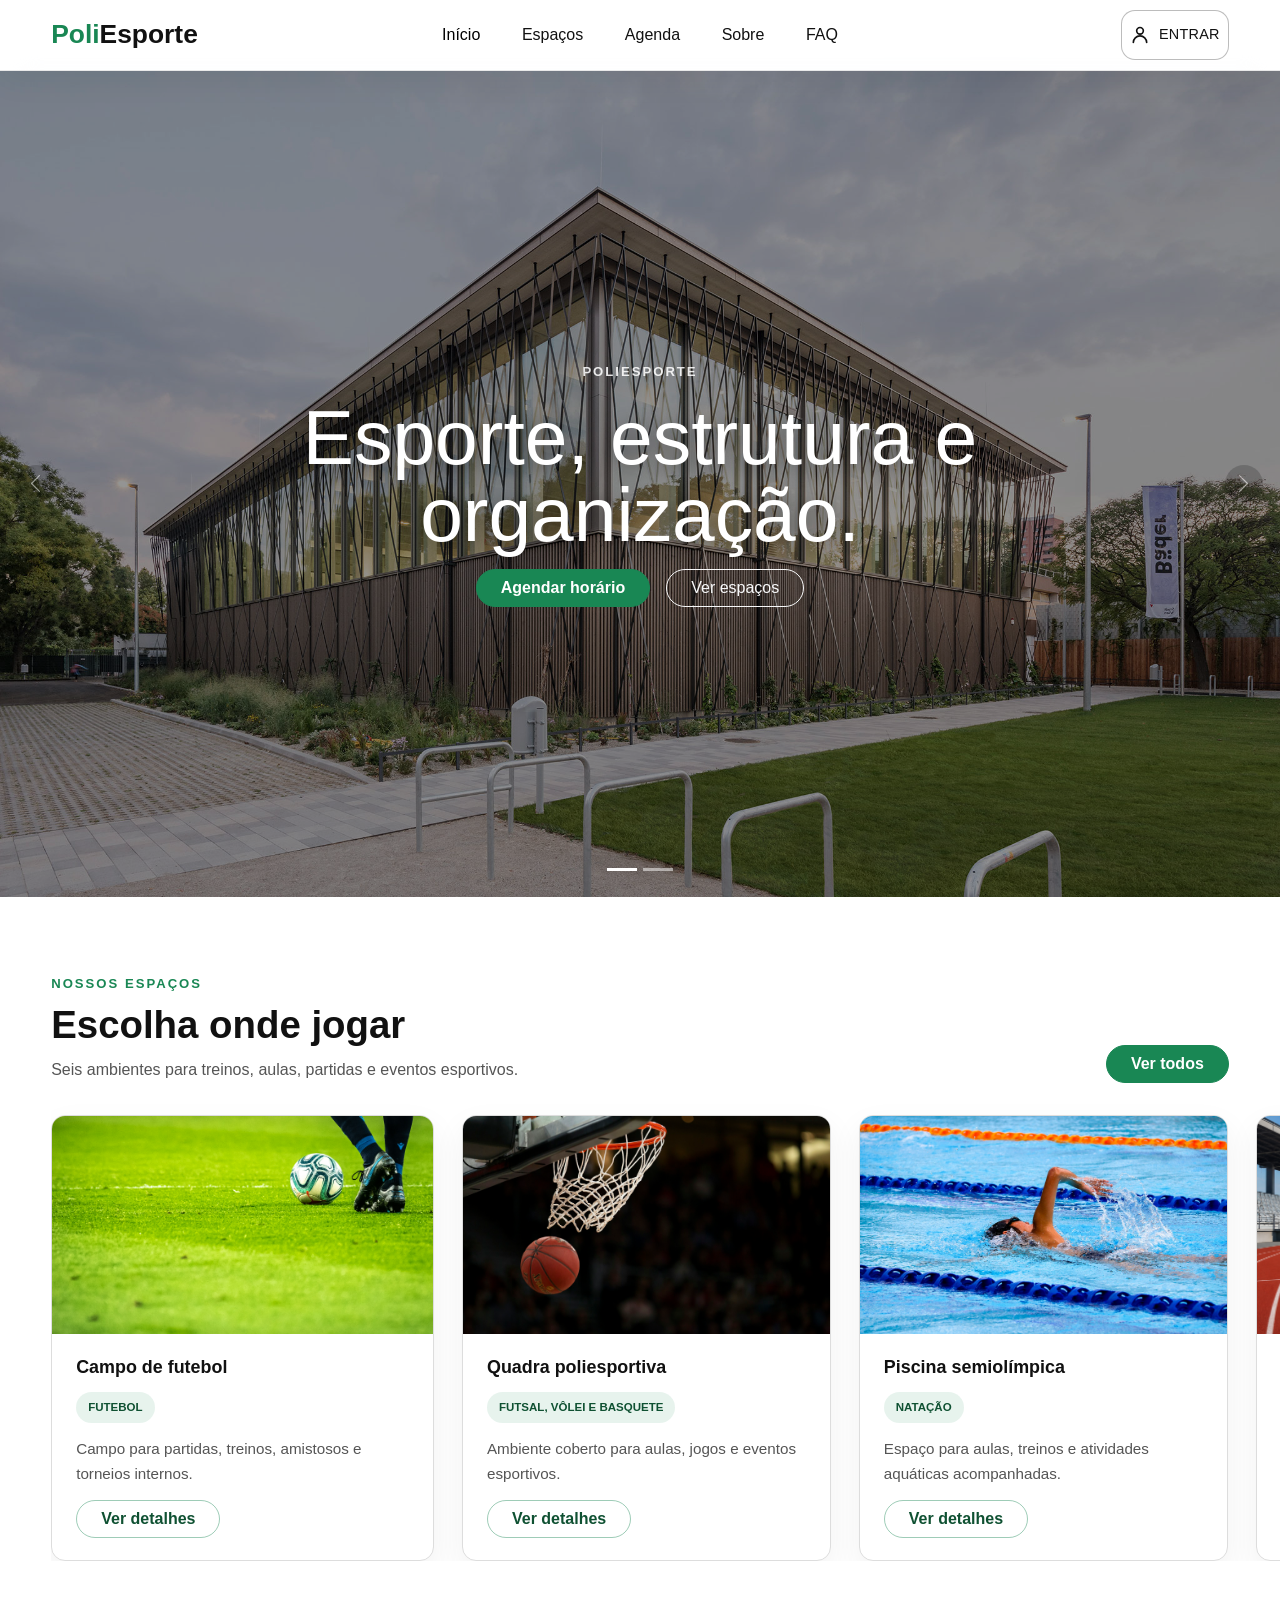
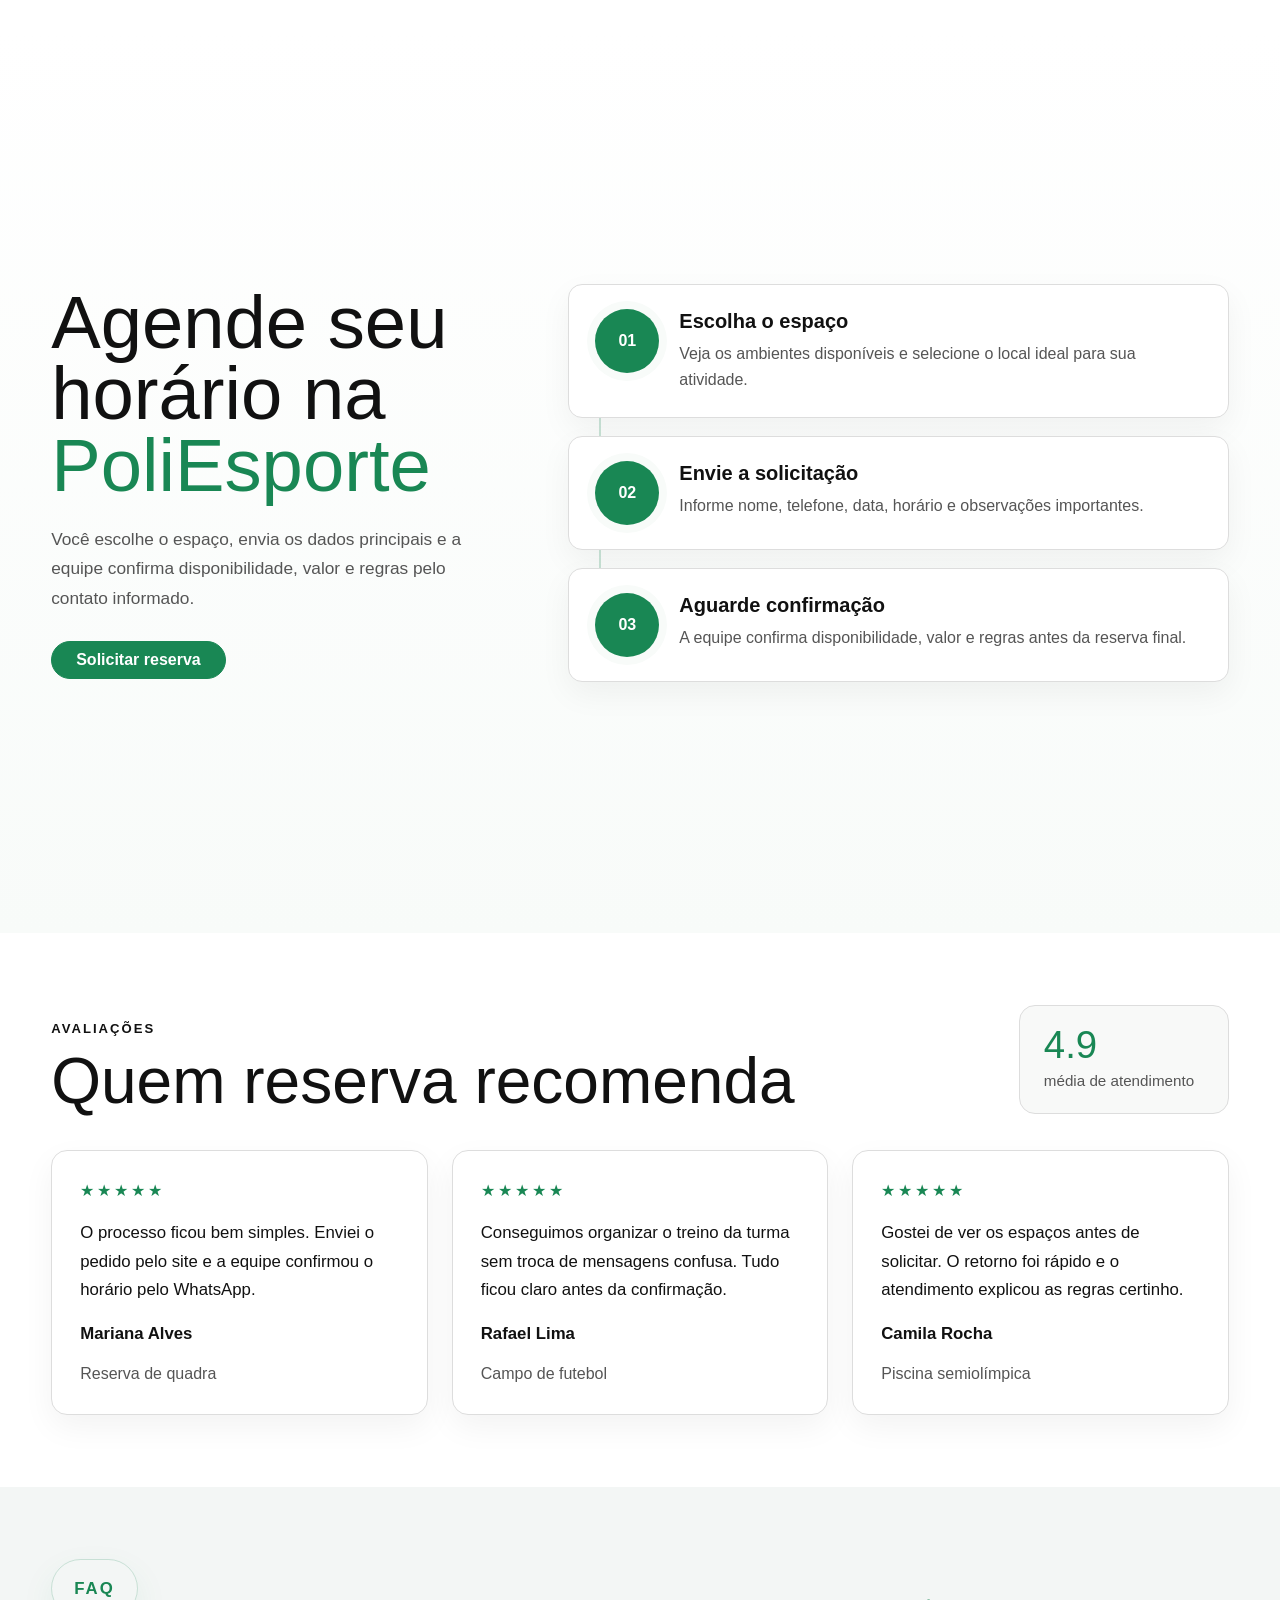
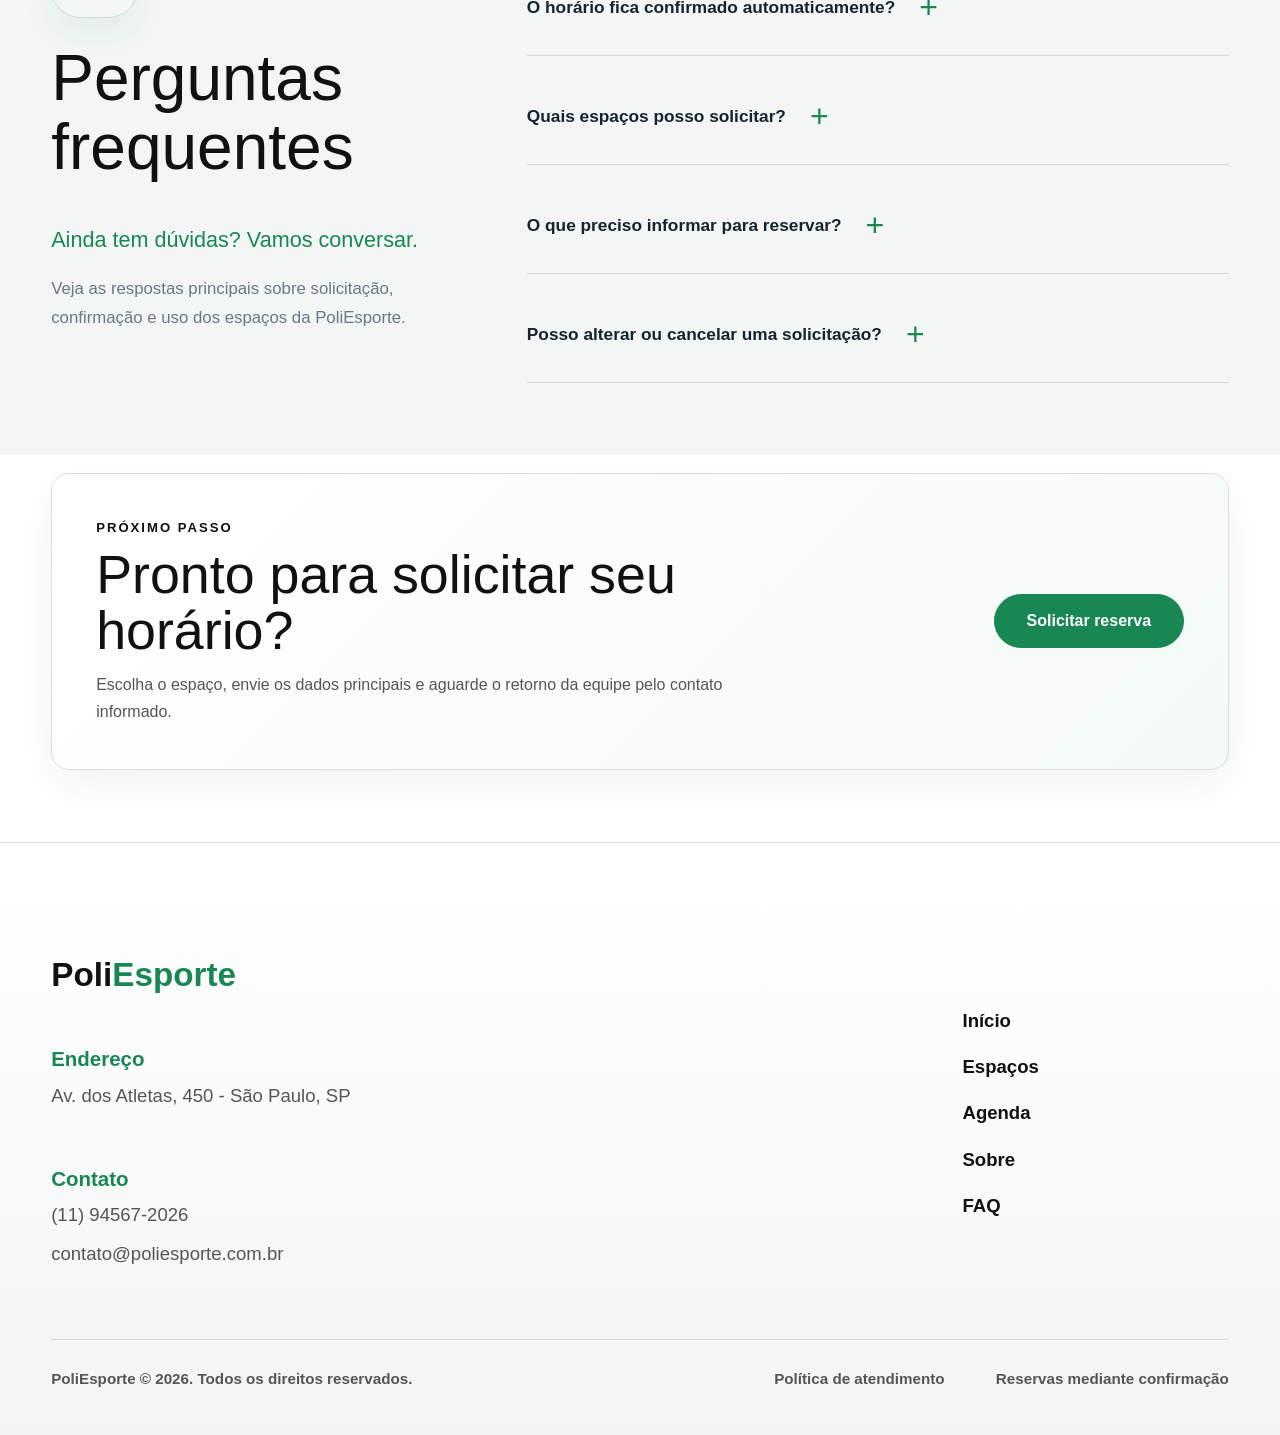
<file: index.html>
<!doctype html>
<html lang="pt-BR">
<head>
  <meta charset="UTF-8">
  <meta name="viewport" content="width=device-width, initial-scale=1.0">
  <meta name="description" content="PoliEsporte: centro esportivo com campo, quadra, piscina, pista, sala funcional e arena de areia para reservas e eventos.">
  <title>PoliEsporte | Início</title>
  <link rel="stylesheet" href="css/bootstrap.min.css">
  <link rel="stylesheet" href="css/style.css">
</head>
<body>
  <nav class="navbar navbar-expand-lg navbar-light sticky-top site-navbar">
    <div class="container-xxl nav-shell">
      <a class="navbar-brand" href="index.html">Poli<span>Esporte</span></a>
      <button class="navbar-toggler" type="button" data-bs-toggle="collapse" data-bs-target="#menu" aria-label="Abrir menu de navegação">
        <span class="navbar-toggler-icon"></span>
      </button>
      <div class="collapse navbar-collapse nav-menu" id="menu">
        <div class="navbar-nav nav-main align-items-lg-center">
          <a class="nav-link nav-dot active" aria-current="page" href="index.html">Início</a>
          <a class="nav-link nav-dot" href="pages/espacos.html">Espaços</a>
          <a class="nav-link nav-dot" href="pages/agenda.html">Agenda</a>
          <a class="nav-link nav-dot" href="pages/sobre.html">Sobre</a>
          <a class="nav-link nav-dot" href="#faq">FAQ</a>
        </div>
        <div class="navbar-nav nav-actions align-items-lg-center">
          <a class="nav-link nav-login" href="pages/login.html">Entrar</a>
        </div>
      </div>
    </div>
  </nav>

  <main>
    <section id="inicio" class="p-0">
      <div id="carouselHero" class="carousel slide" data-bs-interval="false">
        <div class="carousel-indicators">
          <button type="button" data-bs-target="#carouselHero" data-bs-slide-to="0" class="active" aria-label="Fachada da PoliEsporte"></button>
          <button type="button" data-bs-target="#carouselHero" data-bs-slide-to="1" aria-label="Estrutura interna da PoliEsporte"></button>
        </div>
        <div class="carousel-inner">
          <div class="carousel-item active">
            <div class="carousel-slide slide-poliesporte-fachada">
              <video class="hero-video" autoplay muted loop playsinline poster="img/piscina-projeto-2.jpg">
                <source src="https://www.pexels.com/download/video/7072343/" type="video/mp4">
              </video>
              <div class="carousel-content">
                <p class="eyebrow">PoliEsporte</p>
                <h1>Esporte, estrutura e organização.</h1>
                <div class="d-flex flex-wrap justify-content-center gap-3">
                  <a class="btn btn-accent rounded-pill px-4" href="pages/agenda.html">Agendar horário</a>
                  <a class="btn btn-outline-light rounded-pill px-4" href="pages/espacos.html">Ver espaços</a>
                </div>
              </div>
            </div>
          </div>
          <div class="carousel-item">
            <div class="carousel-slide slide-poliesporte-estrutura">
              <div class="carousel-content">
                <p class="eyebrow">Estrutura</p>
                <h1>Ambientes para treinar e jogar.</h1>
                <div class="d-flex flex-wrap justify-content-center gap-3">
                  <a class="btn btn-accent rounded-pill px-4" href="pages/agenda.html">Agendar horário</a>
                  <a class="btn btn-outline-light rounded-pill px-4" href="pages/espacos.html">Ver espaços</a>
                </div>
              </div>
            </div>
          </div>
        </div>
        <button class="carousel-control-prev" type="button" data-bs-target="#carouselHero" data-bs-slide="prev">
          <span class="carousel-control-prev-icon"></span>
          <span class="visually-hidden">Anterior</span>
        </button>
        <button class="carousel-control-next" type="button" data-bs-target="#carouselHero" data-bs-slide="next">
          <span class="carousel-control-next-icon"></span>
          <span class="visually-hidden">Próximo</span>
        </button>
      </div>
    </section>

    <section class="spaces-home">
      <div class="container-xxl">
        <div class="spaces-heading">
          <div>
            <p class="eyebrow">Nossos espaços</p>
            <h2>Escolha onde jogar</h2>
            <p>Seis ambientes para treinos, aulas, partidas e eventos esportivos.</p>
          </div>
          <a class="btn btn-accent rounded-pill px-4" href="pages/espacos.html">Ver todos</a>
        </div>
        <div class="row g-4 spaces-row">
          <div class="col-md-6 col-xl-4">
            <article class="space-card">
              <a class="image-button" href="pages/campo.html"><img src="img/campo-real.jpg" alt="Campo de futebol"></a>
              <div class="space-card-body">
                <small>Futebol</small>
                <h3>Campo de futebol</h3>
                <p>Campo para partidas, treinos, amistosos e torneios internos.</p>
                <a class="btn btn-outline-dark rounded-pill px-4" href="pages/campo.html">Ver detalhes</a>
              </div>
            </article>
          </div>
          <div class="col-md-6 col-xl-4">
            <article class="space-card">
              <a class="image-button" href="pages/quadra.html"><img src="img/quadra-real.jpg" alt="Quadra poliesportiva"></a>
              <div class="space-card-body">
                <small>Futsal, vôlei e basquete</small>
                <h3>Quadra poliesportiva</h3>
                <p>Ambiente coberto para aulas, jogos e eventos esportivos.</p>
                <a class="btn btn-outline-dark rounded-pill px-4" href="pages/quadra.html">Ver detalhes</a>
              </div>
            </article>
          </div>
          <div class="col-md-6 col-xl-4">
            <article class="space-card">
              <a class="image-button" href="pages/piscina.html"><img src="img/piscina-real.jpg" alt="Piscina semiolímpica"></a>
              <div class="space-card-body">
                <small>Natação</small>
                <h3>Piscina semiolímpica</h3>
                <p>Espaço para aulas, treinos e atividades aquáticas acompanhadas.</p>
                <a class="btn btn-outline-dark rounded-pill px-4" href="pages/piscina.html">Ver detalhes</a>
              </div>
            </article>
          </div>
          <div class="col-md-6 col-xl-4">
            <article class="space-card">
              <a class="image-button" href="pages/pista.html"><img src="img/pista-real.png" alt="Pista de atletismo"></a>
              <div class="space-card-body">
                <small>Corrida e preparação</small>
                <h3>Pista de atletismo</h3>
                <p>Pista de 100 metros para corrida, aquecimento e preparação física.</p>
                <a class="btn btn-outline-dark rounded-pill px-4" href="pages/pista.html">Ver detalhes</a>
              </div>
            </article>
          </div>
          <div class="col-md-6 col-xl-4">
            <article class="space-card">
              <a class="image-button" href="pages/funcional.html"><img src="img/funcional-real.png" alt="Sala de treinamento funcional"></a>
              <div class="space-card-body">
                <small>Condicionamento</small>
                <h3>Sala funcional</h3>
                <p>Ambiente para aulas em grupo, fortalecimento e treino funcional.</p>
                <a class="btn btn-outline-dark rounded-pill px-4" href="pages/funcional.html">Ver detalhes</a>
              </div>
            </article>
          </div>
          <div class="col-md-6 col-xl-4">
            <article class="space-card">
              <a class="image-button" href="pages/areia.html"><img src="img/areia-real.png" alt="Arena de areia"></a>
              <div class="space-card-body">
                <small>Beach tennis e vôlei</small>
                <h3>Arena de areia</h3>
                <p>Quadra de areia para beach tennis, vôlei de praia e recreação.</p>
                <a class="btn btn-outline-dark rounded-pill px-4" href="pages/areia.html">Ver detalhes</a>
              </div>
            </article>
          </div>
        </div>
      </div>
    </section>

    <section class="booking-section">
      <div class="container-xxl">
        <div class="booking-layout">
          <div class="booking-copy">
            <h2>Agende seu horário na <span>PoliEsporte</span></h2>
            <p>Você escolhe o espaço, envia os dados principais e a equipe confirma disponibilidade, valor e regras pelo contato informado.</p>
            <a class="btn btn-accent rounded-pill px-4" href="pages/agenda.html">Solicitar reserva</a>
          </div>

          <div class="booking-steps" aria-label="Etapas para solicitar uma reserva">
            <div class="booking-step">
              <span>01</span>
              <div>
                <h3>Escolha o espaço</h3>
                <p>Veja os ambientes disponíveis e selecione o local ideal para sua atividade.</p>
              </div>
            </div>

            <div class="booking-step">
              <span>02</span>
              <div>
                <h3>Envie a solicitação</h3>
                <p>Informe nome, telefone, data, horário e observações importantes.</p>
              </div>
            </div>

            <div class="booking-step">
              <span>03</span>
              <div>
                <h3>Aguarde confirmação</h3>
                <p>A equipe confirma disponibilidade, valor e regras antes da reserva final.</p>
              </div>
            </div>
          </div>
        </div>
      </div>
    </section>

    <section class="testimonials-section">
      <div class="container-xxl">
        <div class="testimonials-head">
          <div>
            <p class="eyebrow">Avaliações</p>
            <h2>Quem reserva recomenda</h2>
          </div>
          <div class="rating-summary" aria-label="Nota média 4.9 de 5">
            <strong>4.9</strong>
            <span>média de atendimento</span>
          </div>
        </div>

        <div class="row g-4">
          <div class="col-md-4">
            <article class="testimonial-card">
              <div class="stars" aria-label="5 estrelas">★★★★★</div>
              <p>O processo ficou bem simples. Enviei o pedido pelo site e a equipe confirmou o horário pelo WhatsApp.</p>
              <strong>Mariana Alves</strong>
              <span>Reserva de quadra</span>
            </article>
          </div>
          <div class="col-md-4">
            <article class="testimonial-card">
              <div class="stars" aria-label="5 estrelas">★★★★★</div>
              <p>Conseguimos organizar o treino da turma sem troca de mensagens confusa. Tudo ficou claro antes da confirmação.</p>
              <strong>Rafael Lima</strong>
              <span>Campo de futebol</span>
            </article>
          </div>
          <div class="col-md-4">
            <article class="testimonial-card">
              <div class="stars" aria-label="5 estrelas">★★★★★</div>
              <p>Gostei de ver os espaços antes de solicitar. O retorno foi rápido e o atendimento explicou as regras certinho.</p>
              <strong>Camila Rocha</strong>
              <span>Piscina semiolímpica</span>
            </article>
          </div>
        </div>
      </div>
    </section>

    <section class="home-faq-section" id="faq">
      <div class="container-xxl">
        <div class="home-faq-layout">
          <div class="home-faq-copy">
            <p class="eyebrow">FAQ</p>
            <h2>Perguntas frequentes</h2>
            <p class="home-faq-lead">Ainda tem dúvidas? Vamos conversar.</p>
            <p>Veja as respostas principais sobre solicitação, confirmação e uso dos espaços da PoliEsporte.</p>
          </div>

          <div class="accordion home-faq-list" id="homeFaqAccordion">
            <div class="accordion-item">
              <h3 class="accordion-header">
                <button class="accordion-button collapsed" type="button" data-bs-toggle="collapse" data-bs-target="#homeFaq1" aria-expanded="false" aria-controls="homeFaq1">
                  O horário fica confirmado automaticamente?
                </button>
              </h3>
              <div id="homeFaq1" class="accordion-collapse collapse" data-bs-parent="#homeFaqAccordion">
                <div class="accordion-body">Não. O formulário registra a solicitação e a equipe confirma disponibilidade, valor e regras antes da reserva final.</div>
              </div>
            </div>

            <div class="accordion-item">
              <h3 class="accordion-header">
                <button class="accordion-button collapsed" type="button" data-bs-toggle="collapse" data-bs-target="#homeFaq2" aria-expanded="false" aria-controls="homeFaq2">
                  Quais espaços posso solicitar?
                </button>
              </h3>
              <div id="homeFaq2" class="accordion-collapse collapse" data-bs-parent="#homeFaqAccordion">
                <div class="accordion-body">Campo, quadra poliesportiva, piscina, pista, sala funcional e arena de areia.</div>
              </div>
            </div>

            <div class="accordion-item">
              <h3 class="accordion-header">
                <button class="accordion-button collapsed" type="button" data-bs-toggle="collapse" data-bs-target="#homeFaq3" aria-expanded="false" aria-controls="homeFaq3">
                  O que preciso informar para reservar?
                </button>
              </h3>
              <div id="homeFaq3" class="accordion-collapse collapse" data-bs-parent="#homeFaqAccordion">
                <div class="accordion-body">Nome, telefone, espaço desejado, data, horário, quantidade de pessoas e observações importantes.</div>
              </div>
            </div>

            <div class="accordion-item">
              <h3 class="accordion-header">
                <button class="accordion-button collapsed" type="button" data-bs-toggle="collapse" data-bs-target="#homeFaq4" aria-expanded="false" aria-controls="homeFaq4">
                  Posso alterar ou cancelar uma solicitação?
                </button>
              </h3>
              <div id="homeFaq4" class="accordion-collapse collapse" data-bs-parent="#homeFaqAccordion">
                <div class="accordion-body">Sim. Entre em contato com a equipe pelo WhatsApp antes do horário para ajustar ou cancelar o pedido.</div>
              </div>
            </div>
          </div>
        </div>
      </div>
    </section>

    <section class="final-cta-section">
      <div class="container-xxl">
        <div class="final-cta-card">
          <div>
            <p class="eyebrow">Próximo passo</p>
            <h2>Pronto para solicitar seu horário?</h2>
            <p>Escolha o espaço, envie os dados principais e aguarde o retorno da equipe pelo contato informado.</p>
          </div>
          <a class="btn btn-accent rounded-pill px-4" href="pages/agenda.html">Solicitar reserva</a>
        </div>
      </div>
    </section>
  </main>
  <footer class="site-footer" id="contato">
  <div class="container-xxl footer-shell">
    <div class="footer-main">
      <div class="footer-info">
        <a class="footer-logo" href="index.html">Poli<span>Esporte</span></a>

        <div class="footer-block">
          <h3>Endereço</h3>
          <a href="https://maps.app.goo.gl/vfr5kBDLpJYQasQP7" target="_blank" rel="noopener">Av. dos Atletas, 450 - São Paulo, SP</a>
        </div>

        <div class="footer-block">
          <h3>Contato</h3>
          <a href="https://wa.me/5511945672026" target="_blank" rel="noopener">(11) 94567-2026</a>
          <a href="mailto:contato@poliesporte.com.br">contato@poliesporte.com.br</a>
        </div>
      </div>

      <nav class="footer-nav" aria-label="Links do rodapé">
        <a href="index.html">Início</a>
        <a href="pages/espacos.html">Espaços</a>
        <a href="pages/agenda.html">Agenda</a>
        <a href="pages/sobre.html">Sobre</a>
        <a href="#faq">FAQ</a>
      </nav>
    </div>

    <div class="footer-bottom">
      <span>PoliEsporte © 2026. Todos os direitos reservados.</span>
      <div class="footer-legal">
        <span>Política de atendimento</span>
        <span>Reservas mediante confirmação</span>
      </div>
    </div>
  </div>
</footer>
  <script src="js/bootstrap.bundle.min.js"></script>
</body>
</html>
</file>
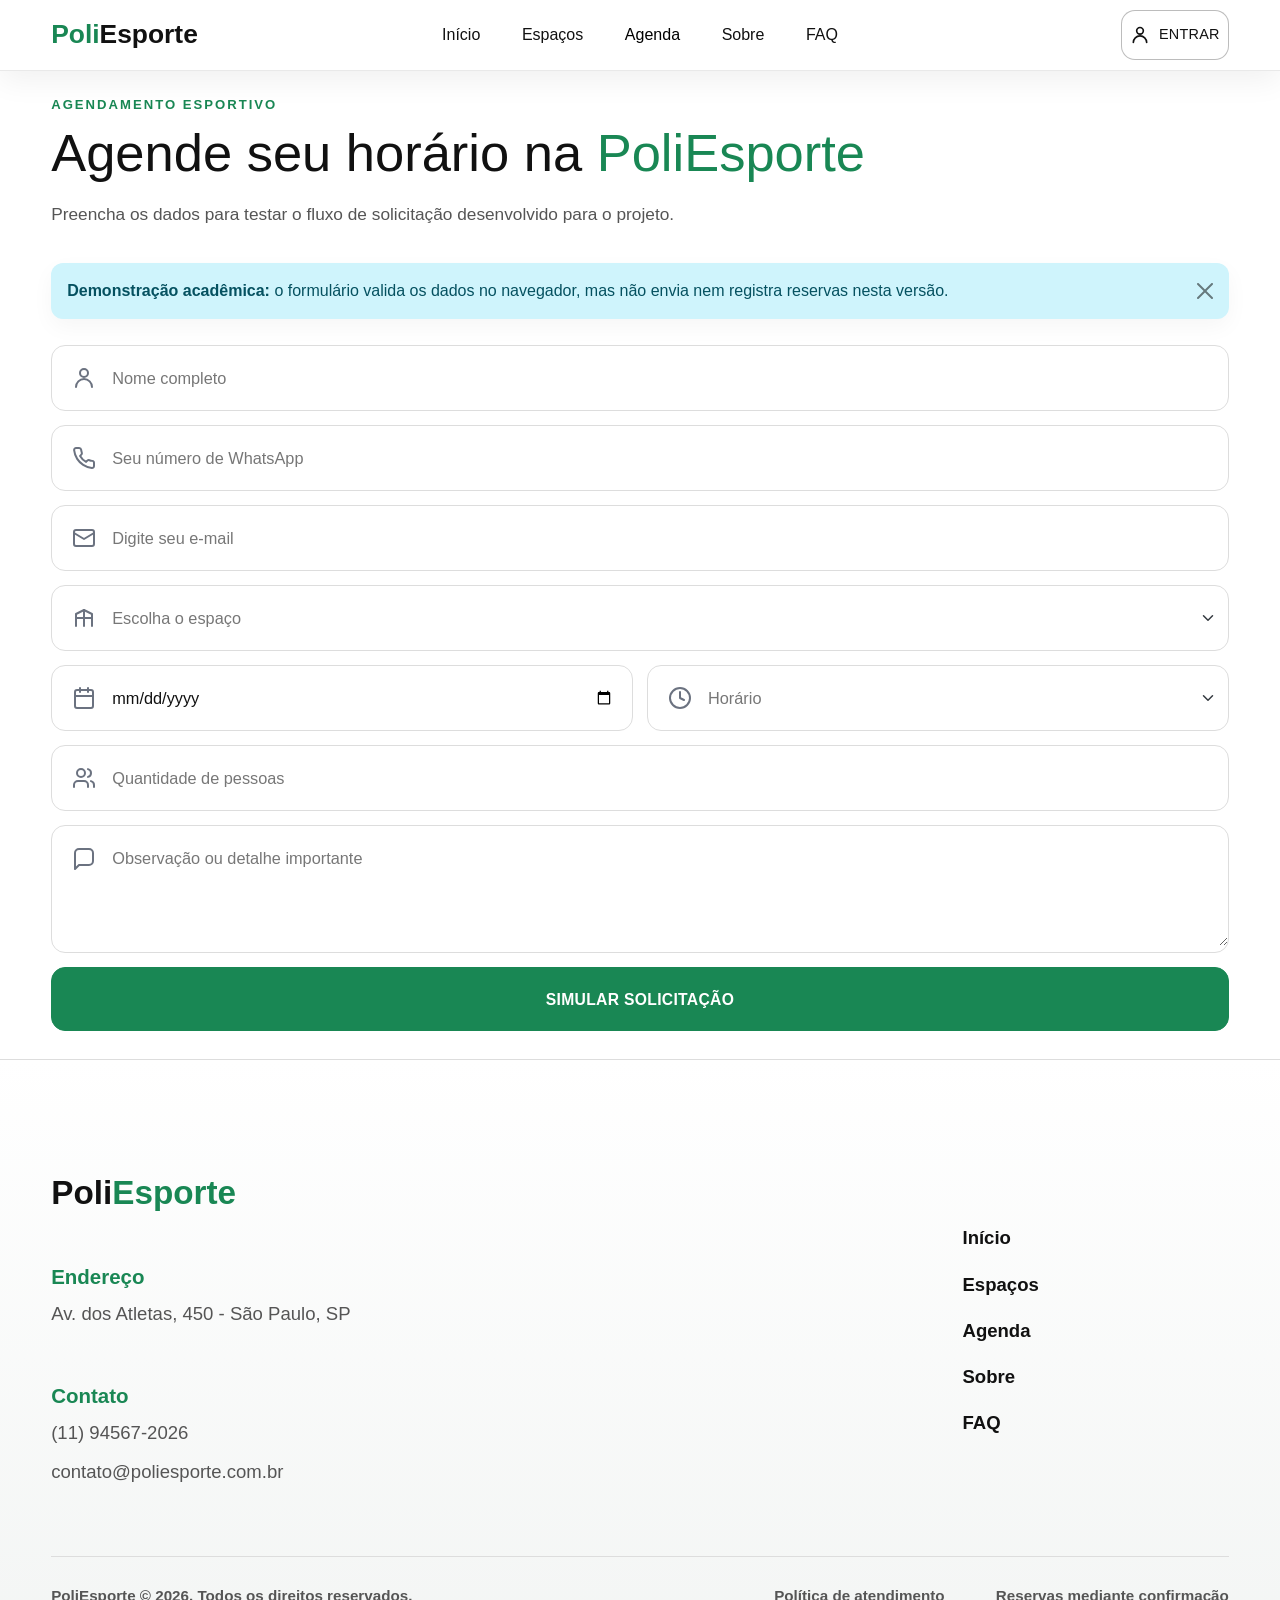
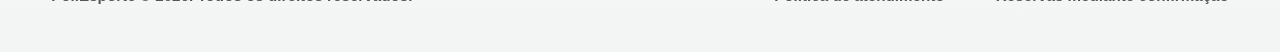
<file: pages/agenda.html>
<!doctype html>
<html lang="pt-BR">
<head>
  <meta charset="UTF-8">
  <meta name="viewport" content="width=device-width, initial-scale=1.0">
  <meta name="description" content="Demonstração front-end do fluxo de solicitação de reserva da PoliEsporte, com validação de dados no navegador.">
  <title>PoliEsporte | Agenda</title>
  <link rel="stylesheet" href="../css/bootstrap.min.css">
  <link rel="stylesheet" href="../css/style.css">
</head>
<body>
  <nav class="navbar navbar-expand-lg navbar-light sticky-top site-navbar">
    <div class="container-xxl nav-shell">
      <a class="navbar-brand" href="../index.html">Poli<span>Esporte</span></a>
      <button class="navbar-toggler" type="button" data-bs-toggle="collapse" data-bs-target="#menu" aria-label="Abrir menu de navegação">
        <span class="navbar-toggler-icon"></span>
      </button>
      <div class="collapse navbar-collapse nav-menu" id="menu">
        <div class="navbar-nav nav-main align-items-lg-center">
          <a class="nav-link nav-dot" href="../index.html">Início</a>
          <a class="nav-link nav-dot" href="espacos.html">Espaços</a>
          <a class="nav-link nav-dot active" aria-current="page" href="agenda.html">Agenda</a>
          <a class="nav-link nav-dot" href="sobre.html">Sobre</a>
          <a class="nav-link nav-dot" href="../index.html#faq">FAQ</a>
        </div>
        <div class="navbar-nav nav-actions align-items-lg-center">
          <a class="nav-link nav-login" href="login.html">Entrar</a>
        </div>
      </div>
    </div>
  </nav>

  <main>
    <section class="agenda-page agenda-compact">
      <div class="container-xxl">
        <div class="agenda-hero">
          <div>
            <p class="eyebrow">Agendamento esportivo</p>
            <h1>Agende seu horário na <span>PoliEsporte</span></h1>
            <p>Preencha os dados para testar o fluxo de solicitação desenvolvido para o projeto.</p>
          </div>
        </div>

        <div class="agenda-form-panel">
          <div class="alert alert-info alert-dismissible fade show agenda-inline-alert" role="alert">
            <strong>Demonstração acadêmica:</strong> o formulário valida os dados no navegador, mas não envia nem registra reservas nesta versão.
            <button type="button" class="btn-close" data-bs-dismiss="alert" aria-label="Fechar"></button>
          </div>

          <div class="agenda-layout">
            <form class="agenda-form-stack" id="agendaForm" novalidate>
              <div class="form-field agenda-field">
                <label class="visually-hidden" for="nome">Nome completo</label>
                <div class="agenda-input-shell agenda-icon-user">
                  <input class="form-control" type="text" id="nome" name="nome" placeholder="Nome completo" autocomplete="name" required>
                </div>
                <div class="invalid-feedback">Informe nome e sobrenome.</div>
              </div>

              <div class="form-field agenda-field">
                <label class="visually-hidden" for="telefone">Telefone / WhatsApp</label>
                <div class="agenda-input-shell agenda-icon-phone">
                  <input class="form-control" type="tel" id="telefone" name="telefone" placeholder="Seu número de WhatsApp" autocomplete="tel" required>
                </div>
                <div class="invalid-feedback">Informe um telefone com DDD.</div>
              </div>

              <div class="form-field agenda-field">
                <label class="visually-hidden" for="email">E-mail</label>
                <div class="agenda-input-shell agenda-icon-mail">
                  <input class="form-control" type="email" id="email" name="email" placeholder="Digite seu e-mail" autocomplete="email" required>
                </div>
                <div class="invalid-feedback">Informe um e-mail válido.</div>
              </div>

              <div class="form-field agenda-field">
                <label class="visually-hidden" for="espaco">Espaço desejado</label>
                <div class="agenda-input-shell agenda-icon-space">
                  <select class="form-select" id="espaco" name="espaco" required>
                    <option value="" selected disabled>Escolha o espaço</option>
                    <option value="Campo de futebol">Campo de futebol - R$ 120/h</option>
                    <option value="Quadra poliesportiva">Quadra poliesportiva - R$ 80/h</option>
                    <option value="Piscina semiolímpica">Piscina semiolímpica - R$ 35/aula</option>
                    <option value="Pista de atletismo">Pista de atletismo - R$ 40/h</option>
                    <option value="Sala funcional">Sala funcional - R$ 35/aula</option>
                    <option value="Arena de areia">Arena de areia - R$ 90/h</option>
                  </select>
                </div>
                <div class="invalid-feedback">Escolha um espaço.</div>
              </div>

              <div class="agenda-form-pair">
                <div class="form-field agenda-field">
                  <label class="visually-hidden" for="data">Data</label>
                  <div class="agenda-input-shell agenda-icon-calendar">
                    <input class="form-control" type="date" id="data" name="data" required>
                  </div>
                  <div class="invalid-feedback">Escolha uma data.</div>
                </div>

                <div class="form-field agenda-field">
                  <label class="visually-hidden" for="hora">Horário</label>
                  <div class="agenda-input-shell agenda-icon-clock">
                    <select class="form-select" id="hora" name="hora" required>
                      <option value="" selected disabled>Horário</option>
                      <option>08:00</option>
                      <option>10:00</option>
                      <option>14:00</option>
                      <option>16:00</option>
                      <option>18:00</option>
                      <option>20:00</option>
                    </select>
                  </div>
                  <div class="invalid-feedback">Escolha um horário.</div>
                </div>
              </div>

              <div class="form-field agenda-field">
                <label class="visually-hidden" for="pessoas">Quantidade de pessoas</label>
                <div class="agenda-input-shell agenda-icon-users">
                  <input class="form-control" type="number" id="pessoas" name="pessoas" min="1" max="60" placeholder="Quantidade de pessoas" required>
                </div>
                <div class="invalid-feedback">Informe uma quantidade entre 1 e 60 pessoas.</div>
              </div>

              <div class="form-field agenda-field">
                <label class="visually-hidden" for="mensagem">Observação</label>
                <div class="agenda-input-shell agenda-textarea-shell agenda-icon-message">
                  <textarea class="form-control" id="mensagem" name="mensagem" rows="4" placeholder="Observação ou detalhe importante"></textarea>
                </div>
              </div>

              <div class="alert d-none form-alert" id="agendaAlert" role="alert" aria-live="polite"></div>

              <button class="btn btn-accent agenda-submit" type="submit">Simular solicitação</button>
            </form>

          </div>
        </div>
      </div>
    </section>
  </main>
  <footer class="site-footer" id="contato">
  <div class="container-xxl footer-shell">
    <div class="footer-main">
      <div class="footer-info">
        <a class="footer-logo" href="../index.html">Poli<span>Esporte</span></a>

        <div class="footer-block">
          <h3>Endereço</h3>
          <a href="https://maps.app.goo.gl/vfr5kBDLpJYQasQP7" target="_blank" rel="noopener">Av. dos Atletas, 450 - São Paulo, SP</a>
        </div>

        <div class="footer-block">
          <h3>Contato</h3>
          <a href="https://wa.me/5511945672026" target="_blank" rel="noopener">(11) 94567-2026</a>
          <a href="mailto:contato@poliesporte.com.br">contato@poliesporte.com.br</a>
        </div>
      </div>

      <nav class="footer-nav" aria-label="Links do rodapé">
        <a href="../index.html">Início</a>
        <a href="espacos.html">Espaços</a>
        <a href="agenda.html">Agenda</a>
        <a href="sobre.html">Sobre</a>
        <a href="../index.html#faq">FAQ</a>
      </nav>
    </div>

    <div class="footer-bottom">
      <span>PoliEsporte © 2026. Todos os direitos reservados.</span>
      <div class="footer-legal">
        <span>Política de atendimento</span>
        <span>Reservas mediante confirmação</span>
      </div>
    </div>
  </div>
</footer>
  <script src="../js/bootstrap.bundle.min.js"></script>
  <script src="../js/forms.js"></script>
</body>
</html>
</file>
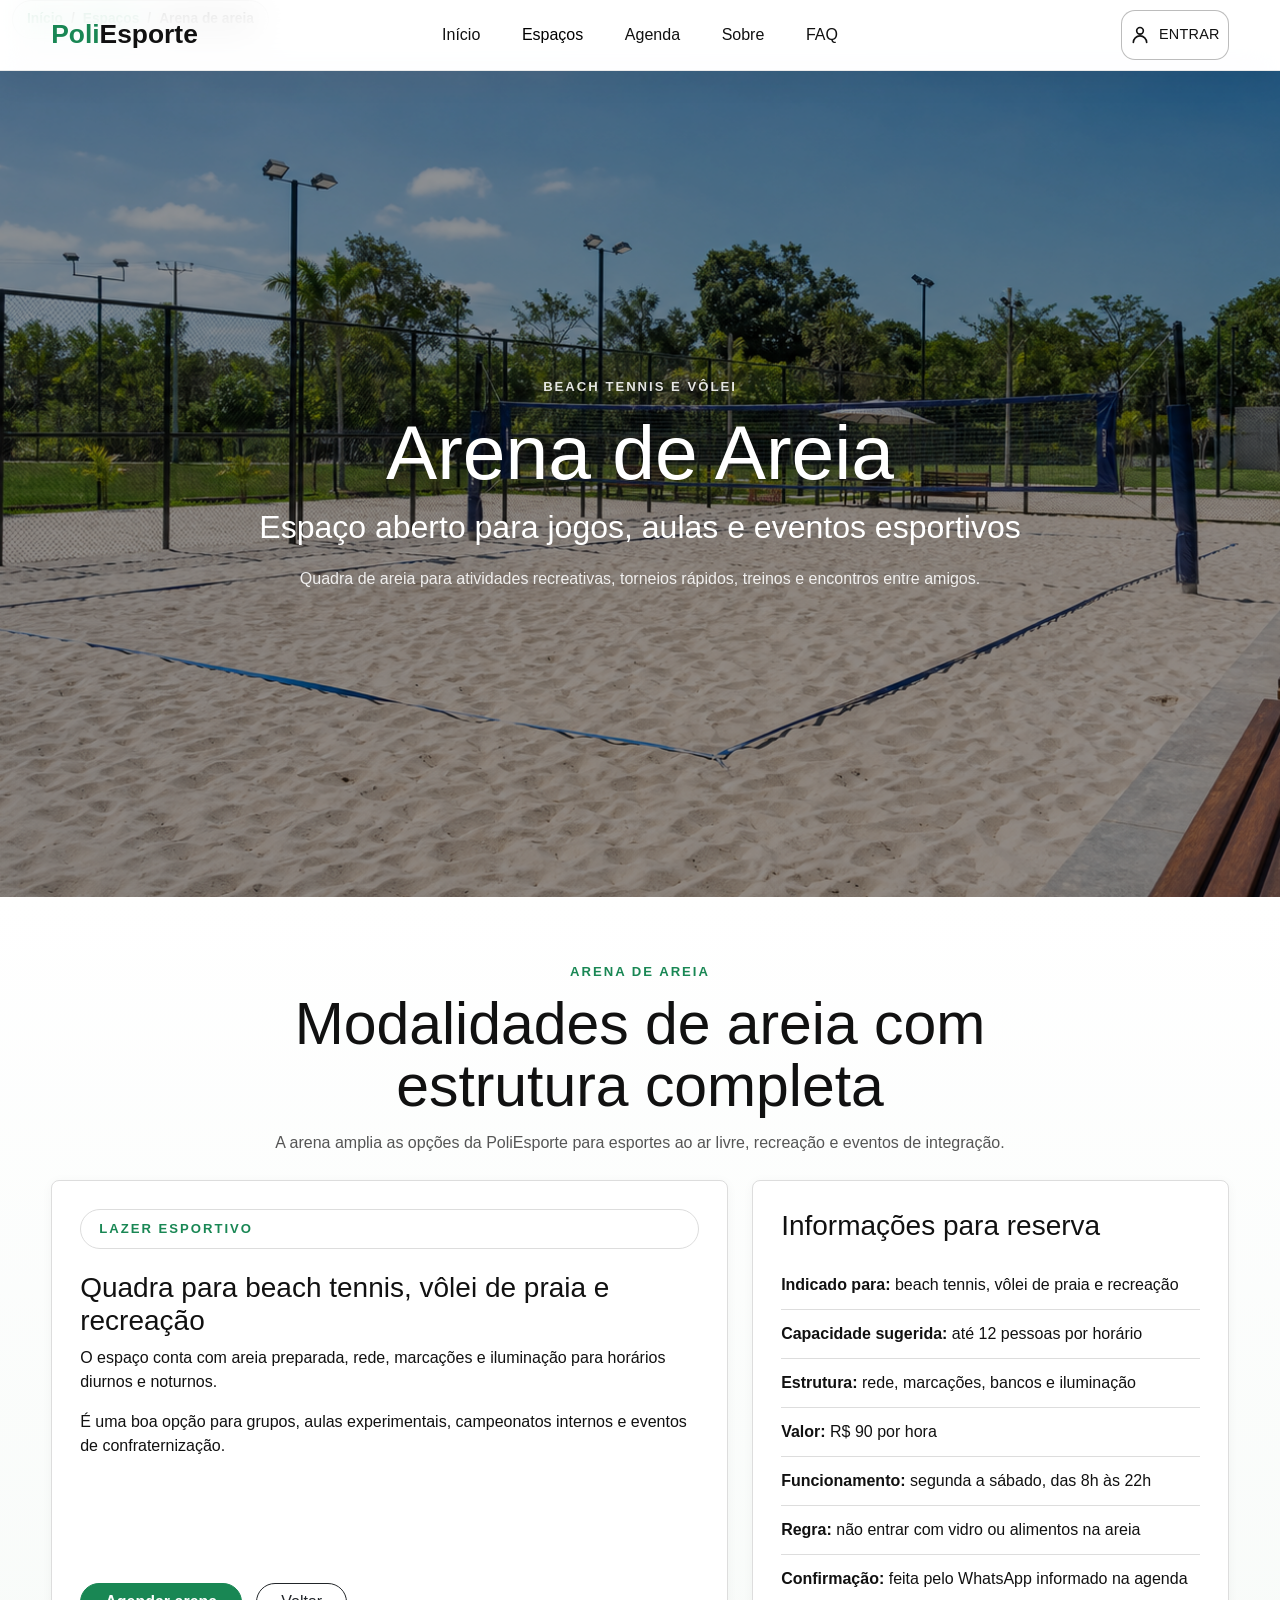
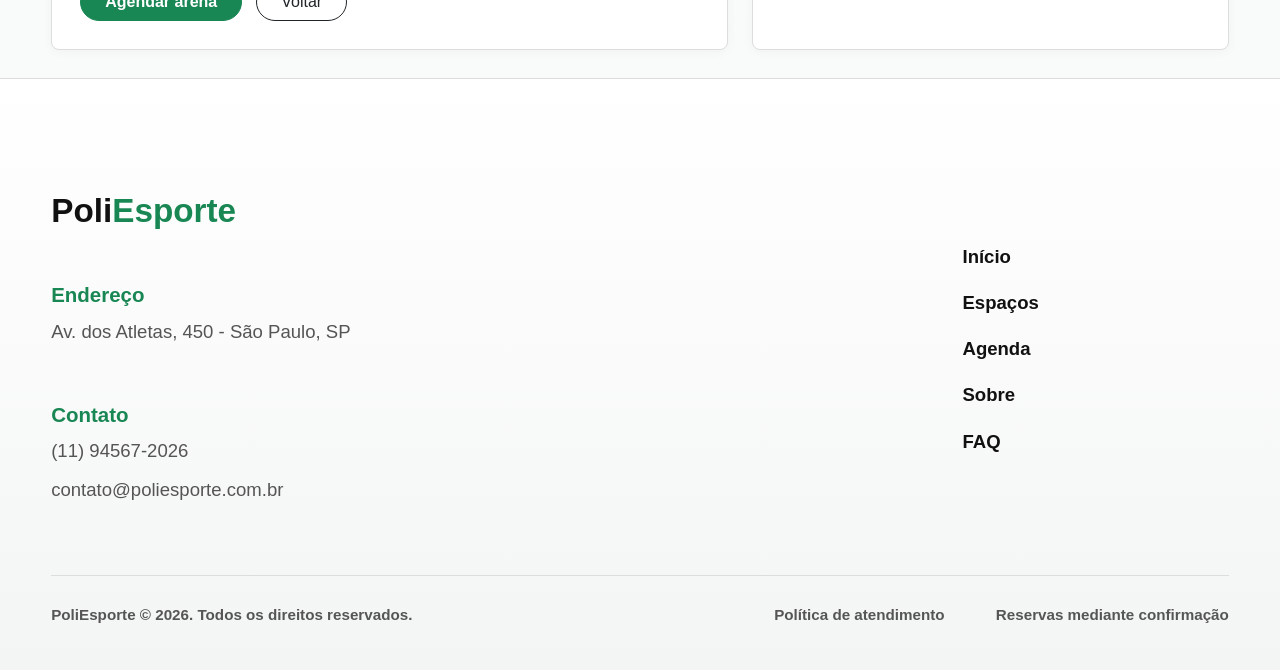
<file: pages/areia.html>
<!doctype html>
<html lang="pt-BR">
<head>
  <meta charset="UTF-8">
  <meta name="viewport" content="width=device-width, initial-scale=1.0">
  <meta name="description" content="Arena de areia da PoliEsporte para beach tennis, vôlei de praia, recreação e eventos esportivos.">
  <title>PoliEsporte | Arena de Areia</title>
  <link rel="stylesheet" href="../css/bootstrap.min.css">
  <link rel="stylesheet" href="../css/style.css">
</head>
<body>
  <nav class="navbar navbar-expand-lg navbar-light sticky-top site-navbar">
    <div class="container-xxl nav-shell">
      <a class="navbar-brand" href="../index.html">Poli<span>Esporte</span></a>
      <button class="navbar-toggler" type="button" data-bs-toggle="collapse" data-bs-target="#menu" aria-label="Abrir menu de navegação">
        <span class="navbar-toggler-icon"></span>
      </button>
      <div class="collapse navbar-collapse nav-menu" id="menu">
        <div class="navbar-nav nav-main align-items-lg-center">
          <a class="nav-link nav-dot" href="../index.html">Início</a>
          <a class="nav-link nav-dot active" aria-current="page" href="espacos.html">Espaços</a>
          <a class="nav-link nav-dot" href="agenda.html">Agenda</a>
          <a class="nav-link nav-dot" href="sobre.html">Sobre</a>
          <a class="nav-link nav-dot" href="../index.html#faq">FAQ</a>
        </div>
        <div class="navbar-nav nav-actions align-items-lg-center">
          <a class="nav-link nav-login" href="login.html">Entrar</a>
        </div>
      </div>
    </div>
  </nav>

  <main>
    <section class="p-0">
      <div class="carousel-slide slide-areia">
        <div class="carousel-content">
          <p class="eyebrow">Beach tennis e vôlei</p>
          <h1>Arena de Areia</h1>
          <h2>Espaço aberto para jogos, aulas e eventos esportivos</h2>
          <p>Quadra de areia para atividades recreativas, torneios rápidos, treinos e encontros entre amigos.</p>
        </div>
      </div>
    </section>

    <section class="space-detail bg-white">
      <div class="container-xxl">
        <nav class="page-path" aria-label="breadcrumb">
          <a href="../index.html">Início</a>
          <span>/</span>
          <a href="espacos.html">Espaços</a>
          <span>/</span>
          <span>Arena de areia</span>
        </nav>
        <div class="section-title">
          <p class="eyebrow">Arena de areia</p>
          <h2>Modalidades de areia com estrutura completa</h2>
          <p>A arena amplia as opções da PoliEsporte para esportes ao ar livre, recreação e eventos de integração.</p>
        </div>
        <div class="row g-4 align-items-stretch">
          <div class="col-lg-7">
            <article class="booking-box info-card">
              <p class="tag">Lazer esportivo</p>
              <h3>Quadra para beach tennis, vôlei de praia e recreação</h3>
              <p>O espaço conta com areia preparada, rede, marcações e iluminação para horários diurnos e noturnos.</p>
              <p>É uma boa opção para grupos, aulas experimentais, campeonatos internos e eventos de confraternização.</p>
              <div class="button-row">
                <a class="btn btn-accent rounded-pill px-4" href="agenda.html">Agendar arena</a>
                <a class="btn btn-outline-dark rounded-pill px-4" href="espacos.html">Voltar</a>
              </div>
            </article>
          </div>
          <div class="col-lg-5">
            <aside class="booking-box h-100">
              <h3>Informações para reserva</h3>
              <ul class="detail-list">
                <li><strong>Indicado para:</strong> beach tennis, vôlei de praia e recreação</li>
                <li><strong>Capacidade sugerida:</strong> até 12 pessoas por horário</li>
                <li><strong>Estrutura:</strong> rede, marcações, bancos e iluminação</li>
                <li><strong>Valor:</strong> R$ 90 por hora</li>
                <li><strong>Funcionamento:</strong> segunda a sábado, das 8h às 22h</li>
                <li><strong>Regra:</strong> não entrar com vidro ou alimentos na areia</li>
                <li><strong>Confirmação:</strong> feita pelo WhatsApp informado na agenda</li>
              </ul>
            </aside>
          </div>
        </div>
      </div>
    </section>
  </main>
  <footer class="site-footer" id="contato">
  <div class="container-xxl footer-shell">
    <div class="footer-main">
      <div class="footer-info">
        <a class="footer-logo" href="../index.html">Poli<span>Esporte</span></a>

        <div class="footer-block">
          <h3>Endereço</h3>
          <a href="https://maps.app.goo.gl/vfr5kBDLpJYQasQP7" target="_blank" rel="noopener">Av. dos Atletas, 450 - São Paulo, SP</a>
        </div>

        <div class="footer-block">
          <h3>Contato</h3>
          <a href="https://wa.me/5511945672026" target="_blank" rel="noopener">(11) 94567-2026</a>
          <a href="mailto:contato@poliesporte.com.br">contato@poliesporte.com.br</a>
        </div>
      </div>

      <nav class="footer-nav" aria-label="Links do rodapé">
        <a href="../index.html">Início</a>
        <a href="espacos.html">Espaços</a>
        <a href="agenda.html">Agenda</a>
        <a href="sobre.html">Sobre</a>
        <a href="../index.html#faq">FAQ</a>
      </nav>
    </div>

    <div class="footer-bottom">
      <span>PoliEsporte © 2026. Todos os direitos reservados.</span>
      <div class="footer-legal">
        <span>Política de atendimento</span>
        <span>Reservas mediante confirmação</span>
      </div>
    </div>
  </div>
</footer>
  <script src="../js/bootstrap.bundle.min.js"></script>
</body>
</html>
</file>
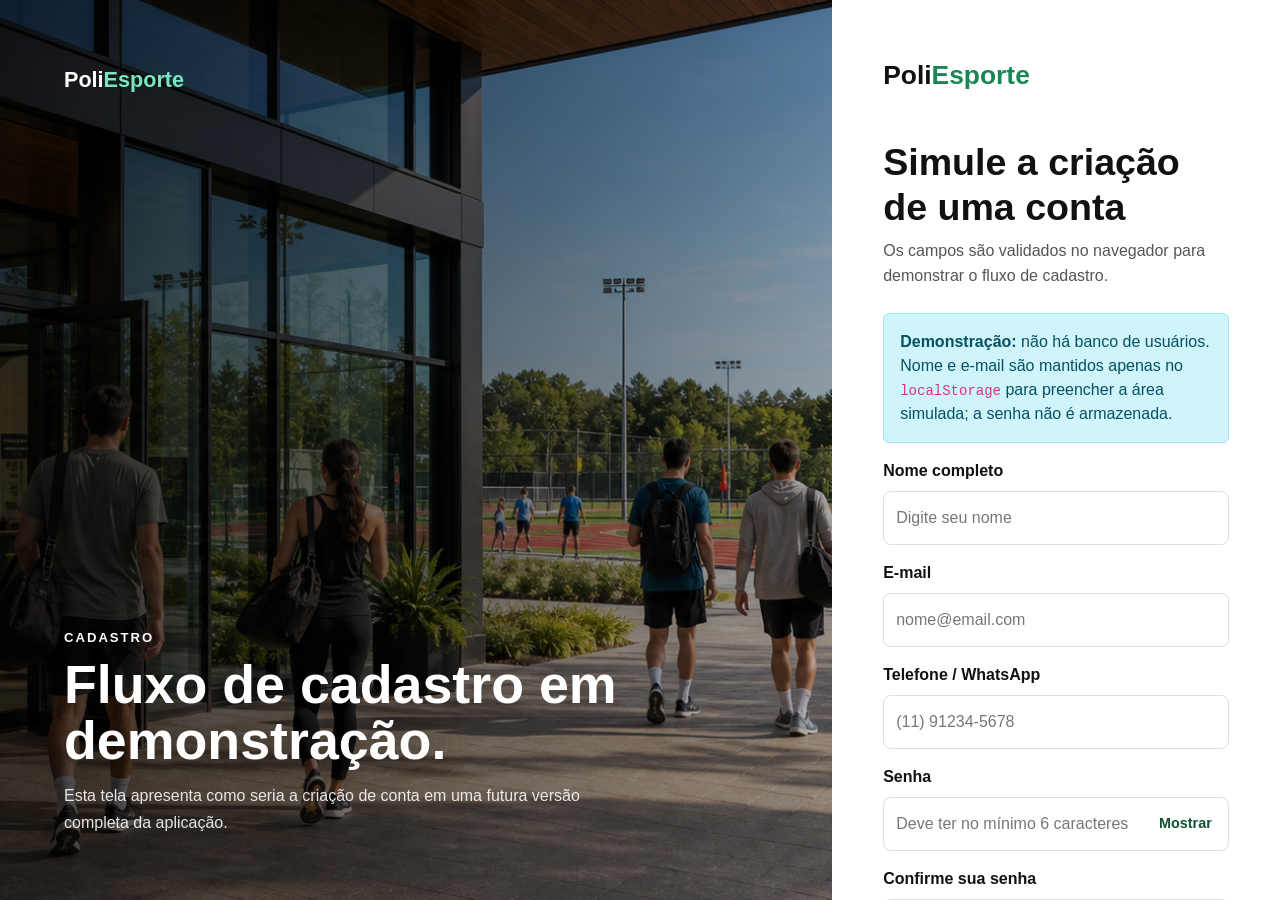
<file: pages/cadastro.html>
<!doctype html>
<html lang="pt-BR">
<head>
  <meta charset="UTF-8">
  <meta name="viewport" content="width=device-width, initial-scale=1.0">
  <meta name="description" content="Demonstração front-end do fluxo de cadastro da PoliEsporte, com validação local e sem criação de usuário em servidor.">
  <title>PoliEsporte | Cadastro</title>
  <link rel="stylesheet" href="../css/bootstrap.min.css">
  <link rel="stylesheet" href="../css/style.css">
</head>
<body class="cadastro-body split-login-body">
  <main>
    <section class="split-login-page">
      <div class="split-brand-panel">
        <a class="split-back-link" href="../index.html">Poli<span>Esporte</span></a>
        <div class="split-brand-copy">
          <p class="eyebrow">Cadastro</p>
          <h1>Fluxo de cadastro em demonstração.</h1>
          <p>Esta tela apresenta como seria a criação de conta em uma futura versão completa da aplicação.</p>
        </div>
      </div>

      <div class="split-auth-panel">
        <div class="split-auth-content">
          <a class="split-auth-brand" href="../index.html">Poli<span>Esporte</span></a>

          <div class="split-auth-head">
            <h2>Simule a criação de uma conta</h2>
            <p>Os campos são validados no navegador para demonstrar o fluxo de cadastro.</p>
          </div>

          <div class="alert alert-info" role="note">
            <strong>Demonstração:</strong> não há banco de usuários. Nome e e-mail são mantidos apenas no <code>localStorage</code> para preencher a área simulada; a senha não é armazenada.
          </div>

          <div class="alert d-none auth-alert" id="cadastroAlert" role="alert" aria-live="polite"></div>

          <form class="row g-3" id="cadastroForm" novalidate>
            <div class="col-12 auth-field">
              <label class="form-label" for="cadastroNome">Nome completo</label>
              <input class="form-control" type="text" id="cadastroNome" name="nome" placeholder="Digite seu nome" autocomplete="name" required>
              <div class="invalid-feedback">Informe seu nome completo.</div>
            </div>
            <div class="col-12 auth-field">
              <label class="form-label" for="cadastroEmail">E-mail</label>
              <input class="form-control" type="email" id="cadastroEmail" name="email" placeholder="nome@email.com" autocomplete="email" required>
              <div class="invalid-feedback">Informe um e-mail válido.</div>
            </div>
            <div class="col-12 auth-field">
              <label class="form-label" for="cadastroTelefone">Telefone / WhatsApp</label>
              <input class="form-control" type="tel" id="cadastroTelefone" name="telefone" placeholder="(11) 91234-5678" autocomplete="tel" required>
              <div class="invalid-feedback">Informe um telefone válido.</div>
            </div>
            <div class="col-12 auth-field">
              <label class="form-label" for="cadastroSenha">Senha</label>
              <div class="input-group">
                <input class="form-control" type="password" id="cadastroSenha" name="senha" placeholder="Deve ter no mínimo 6 caracteres" autocomplete="new-password" required>
                <button class="btn password-toggle" type="button" data-password-toggle="#cadastroSenha">Mostrar</button>
              </div>
              <div class="invalid-feedback">A senha precisa ter pelo menos 6 caracteres.</div>
            </div>
            <div class="col-12 auth-field">
              <label class="form-label" for="confirmarSenha">Confirme sua senha</label>
              <div class="input-group">
                <input class="form-control" type="password" id="confirmarSenha" name="confirmarSenha" placeholder="Repita sua senha" autocomplete="new-password" required>
                <button class="btn password-toggle" type="button" data-password-toggle="#confirmarSenha">Mostrar</button>
              </div>
              <div class="invalid-feedback">As senhas precisam ser iguais.</div>
            </div>
            <div class="col-12">
              <button class="btn btn-accent rounded-pill w-100 py-3" type="submit">Simular cadastro</button>
            </div>
          </form>

          <div class="split-divider"></div>

          <a class="split-create-account" href="login.html">
            <span>Quer testar o acesso?</span>
            <strong>Ir para login</strong>
          </a>

          <div class="split-auth-links">
            <a href="../index.html">Voltar ao site</a>
            <a href="../index.html#contato">Preciso de ajuda</a>
          </div>
        </div>
      </div>
    </section>
  </main>
  <script src="../js/bootstrap.bundle.min.js"></script>
  <script src="../js/auth.js"></script>
</body>
</html>
</file>
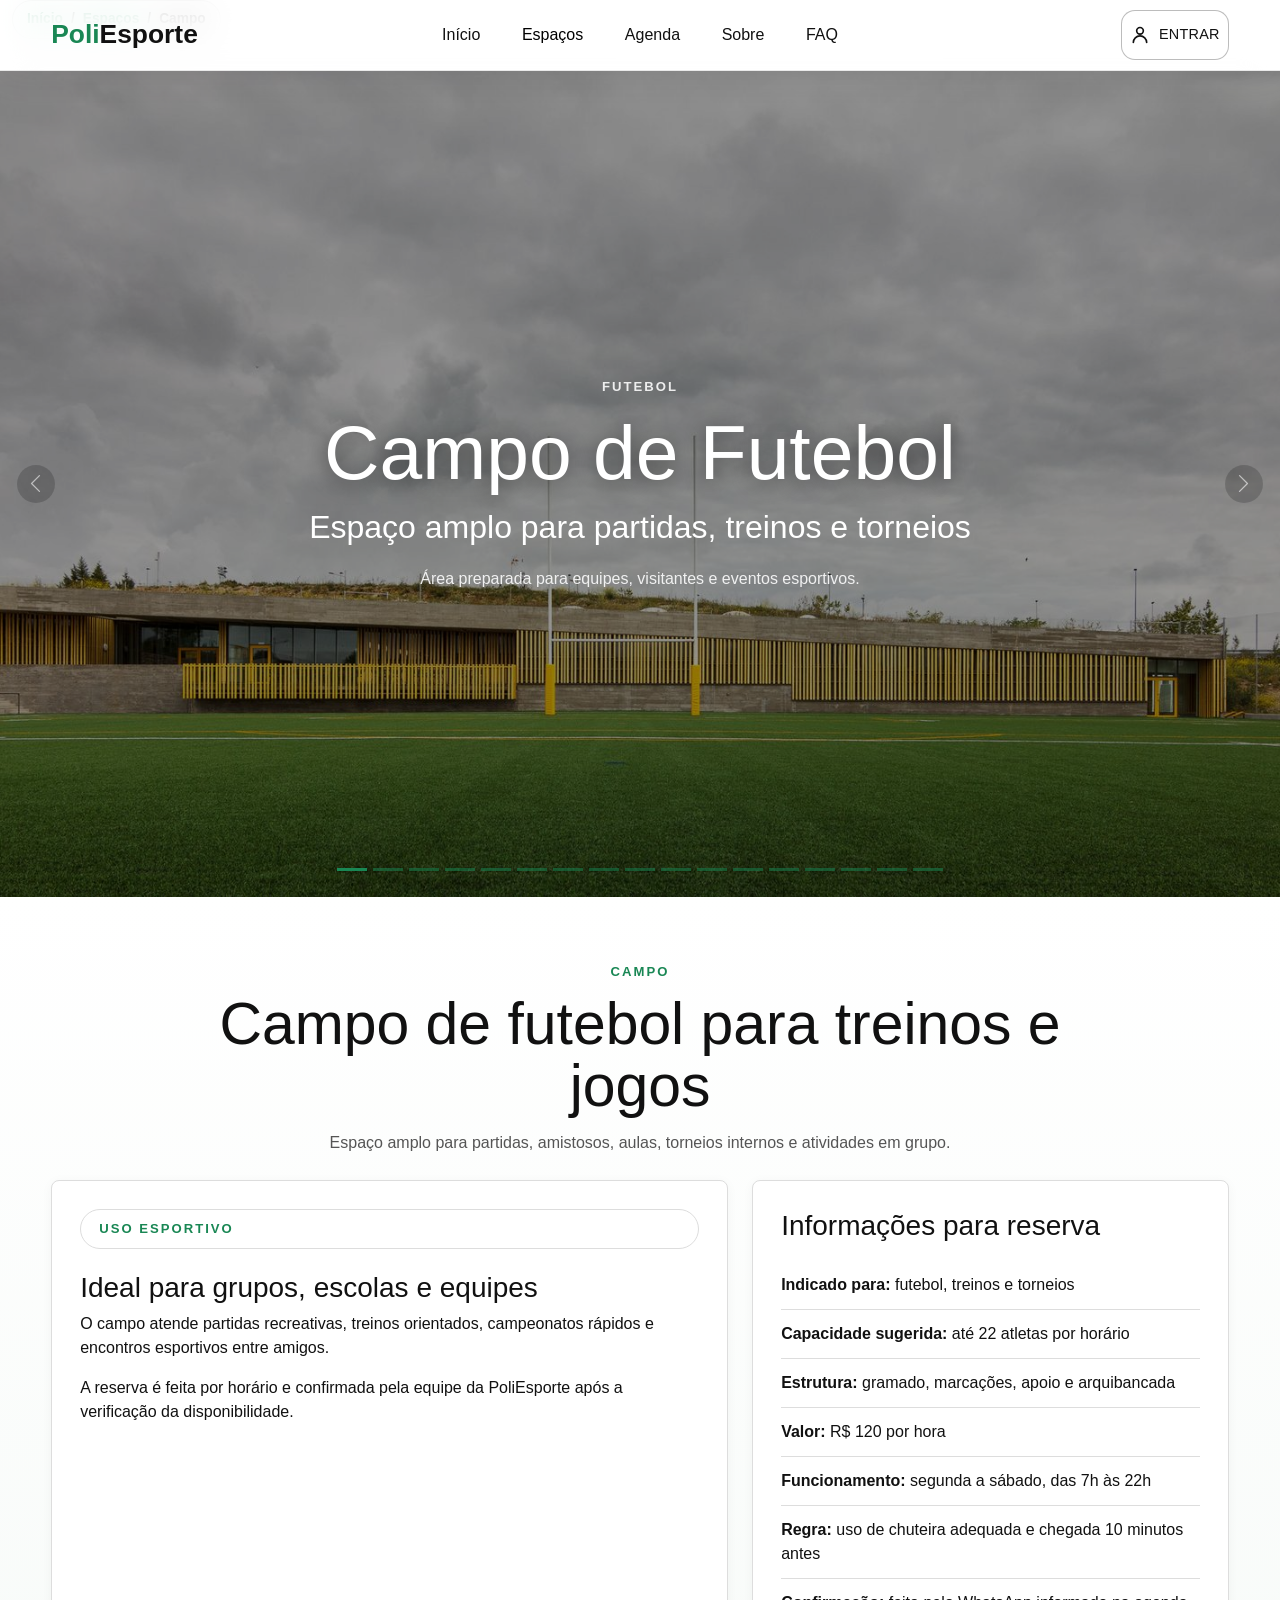
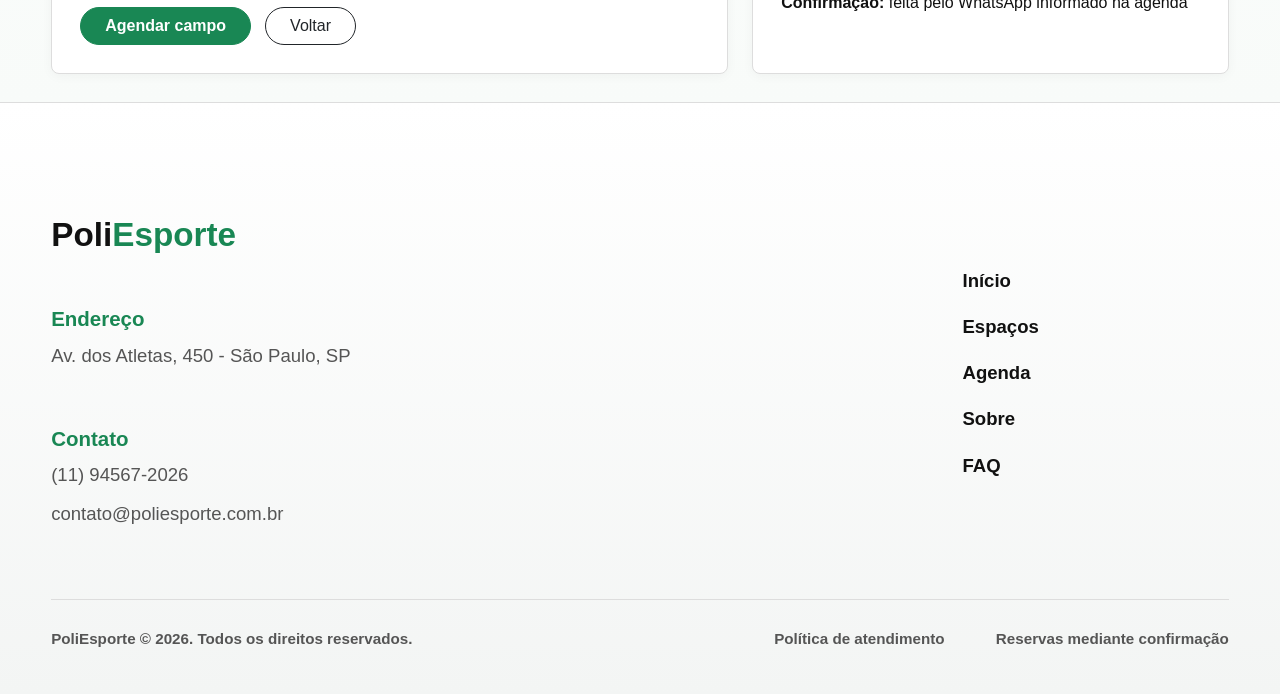
<file: pages/campo.html>
<!doctype html>
<html lang="pt-BR">
<head>
  <meta charset="UTF-8">
  <meta name="viewport" content="width=device-width, initial-scale=1.0">
  <meta name="description" content="Campo de futebol da PoliEsporte para partidas, treinos, amistosos e torneios com reserva online.">
  <title>PoliEsporte | Campo</title>
  <link rel="stylesheet" href="../css/bootstrap.min.css">
  <link rel="stylesheet" href="../css/style.css">
</head>
<body>
  <nav class="navbar navbar-expand-lg navbar-light sticky-top site-navbar">
    <div class="container-xxl nav-shell">
      <a class="navbar-brand" href="../index.html">Poli<span>Esporte</span></a>
      <button class="navbar-toggler" type="button" data-bs-toggle="collapse" data-bs-target="#menu" aria-label="Abrir menu de navegação">
        <span class="navbar-toggler-icon"></span>
      </button>
      <div class="collapse navbar-collapse nav-menu" id="menu">
        <div class="navbar-nav nav-main align-items-lg-center">
          <a class="nav-link nav-dot" href="../index.html">Início</a>
          <a class="nav-link nav-dot active" aria-current="page" href="espacos.html">Espaços</a>
          <a class="nav-link nav-dot" href="agenda.html">Agenda</a>
          <a class="nav-link nav-dot" href="sobre.html">Sobre</a>
          <a class="nav-link nav-dot" href="../index.html#faq">FAQ</a>
        </div>
        <div class="navbar-nav nav-actions align-items-lg-center">
          <a class="nav-link nav-login" href="login.html">Entrar</a>
        </div>
      </div>
    </div>
  </nav>

  <main>
    <section class="p-0">
      <div id="campoCarousel" class="carousel slide plan-carousel">
        <div class="carousel-indicators">
          <button type="button" data-bs-target="#campoCarousel" data-bs-slide-to="0" class="active" aria-current="true" aria-label="Campo de futebol"></button>
          <button type="button" data-bs-target="#campoCarousel" data-bs-slide-to="1" aria-label="Arquibancada"></button>
          <button type="button" data-bs-target="#campoCarousel" data-bs-slide-to="2" aria-label="Gramado e marcações"></button>
          <button type="button" data-bs-target="#campoCarousel" data-bs-slide-to="3" aria-label="Vista do campo"></button>
          <button type="button" data-bs-target="#campoCarousel" data-bs-slide-to="4" aria-label="Edifício de apoio"></button>
          <button type="button" data-bs-target="#campoCarousel" data-bs-slide-to="5" aria-label="Planta do campo"></button>
          <button type="button" data-bs-target="#campoCarousel" data-bs-slide-to="6" aria-label="Planta da arquibancada"></button>
          <button type="button" data-bs-target="#campoCarousel" data-bs-slide-to="7" aria-label="Planta técnica"></button>
          <button type="button" data-bs-target="#campoCarousel" data-bs-slide-to="8" aria-label="Corte arquitetônico"></button>
          <button type="button" data-bs-target="#campoCarousel" data-bs-slide-to="9" aria-label="Corte técnico"></button>
          <button type="button" data-bs-target="#campoCarousel" data-bs-slide-to="10" aria-label="Elevação do campo"></button>
          <button type="button" data-bs-target="#campoCarousel" data-bs-slide-to="11" aria-label="Elevação da arquibancada"></button>
          <button type="button" data-bs-target="#campoCarousel" data-bs-slide-to="12" aria-label="Desenho técnico do conjunto"></button>
          <button type="button" data-bs-target="#campoCarousel" data-bs-slide-to="13" aria-label="Corte do edifício de apoio"></button>
          <button type="button" data-bs-target="#campoCarousel" data-bs-slide-to="14" aria-label="Detalhe técnico do campo"></button>
          <button type="button" data-bs-target="#campoCarousel" data-bs-slide-to="15" aria-label="Detalhe construtivo"></button>
          <button type="button" data-bs-target="#campoCarousel" data-bs-slide-to="16" aria-label="Desenho técnico do apoio"></button>
        </div>
        <div class="carousel-inner">
          <div class="carousel-item active">
            <div class="carousel-slide campo-projeto-1">
              <div class="carousel-content">
                <p class="eyebrow">Futebol</p>
                <h1>Campo de Futebol</h1>
                <h2>Espaço amplo para partidas, treinos e torneios</h2>
                <p>Área preparada para equipes, visitantes e eventos esportivos.</p>
              </div>
            </div>
          </div>
          <div class="carousel-item">
            <div class="carousel-slide campo-projeto-2">
              <div class="carousel-content">
                <p class="eyebrow">Arquibancada</p>
                <h1>Visibilidade e apoio</h1>
                <h2>Estrutura para receber atletas e público</h2>
                <p>O projeto organiza circulação, permanência e acesso ao campo.</p>
              </div>
            </div>
          </div>
          <div class="carousel-item">
            <div class="carousel-slide campo-projeto-3">
              <div class="carousel-content">
                <p class="eyebrow">Projeto esportivo</p>
                <h1>Gramado e marcações</h1>
                <h2>Espaço pensado para diferentes atividades coletivas</h2>
                <p>A composição valoriza o campo, os edifícios de apoio e a iluminação.</p>
              </div>
            </div>
          </div>
          <div class="carousel-item">
            <div class="carousel-slide campo-projeto-4">
              <div class="carousel-content">
                <p class="eyebrow">Vista do campo</p>
                <h1>Uso diário</h1>
                <h2>Ambiente aberto para jogos e treinamentos</h2>
                <p>O espaço funciona para práticas esportivas e encontros de equipes.</p>
              </div>
            </div>
          </div>
          <div class="carousel-item">
            <div class="carousel-slide campo-projeto-5">
              <div class="carousel-content">
                <p class="eyebrow">Edifício de apoio</p>
                <h1>Estrutura integrada</h1>
                <h2>Campo, apoio e circulação em um mesmo conjunto</h2>
                <p>A arquitetura acompanha o uso esportivo sem perder organização.</p>
              </div>
            </div>
          </div>
          <div class="carousel-item"><div class="carousel-slide plan-slide campo-planta-1" role="img" aria-label="Planta do campo"></div></div>
          <div class="carousel-item"><div class="carousel-slide plan-slide campo-planta-2" role="img" aria-label="Planta da arquibancada"></div></div>
          <div class="carousel-item"><div class="carousel-slide plan-slide campo-planta-3" role="img" aria-label="Planta técnica do campo"></div></div>
          <div class="carousel-item"><div class="carousel-slide plan-slide campo-corte-1" role="img" aria-label="Corte arquitetônico do campo"></div></div>
          <div class="carousel-item"><div class="carousel-slide plan-slide campo-corte-2" role="img" aria-label="Corte técnico do campo"></div></div>
          <div class="carousel-item"><div class="carousel-slide plan-slide campo-corte-3" role="img" aria-label="Elevação do campo"></div></div>
          <div class="carousel-item"><div class="carousel-slide plan-slide campo-corte-4" role="img" aria-label="Elevação da arquibancada"></div></div>
          <div class="carousel-item"><div class="carousel-slide plan-slide campo-corte-5" role="img" aria-label="Desenho técnico do conjunto esportivo"></div></div>
          <div class="carousel-item"><div class="carousel-slide plan-slide campo-corte-6" role="img" aria-label="Corte do edifício de apoio"></div></div>
          <div class="carousel-item"><div class="carousel-slide plan-slide campo-detalhe-1" role="img" aria-label="Detalhe técnico do campo"></div></div>
          <div class="carousel-item"><div class="carousel-slide plan-slide campo-detalhe-2" role="img" aria-label="Detalhe construtivo da arquibancada"></div></div>
          <div class="carousel-item"><div class="carousel-slide plan-slide campo-detalhe-3" role="img" aria-label="Desenho técnico do edifício de apoio"></div></div>
        </div>
        <button class="carousel-control-prev" type="button" data-bs-target="#campoCarousel" data-bs-slide="prev">
          <span class="carousel-control-prev-icon"></span>
          <span class="visually-hidden">Anterior</span>
        </button>
        <button class="carousel-control-next" type="button" data-bs-target="#campoCarousel" data-bs-slide="next">
          <span class="carousel-control-next-icon"></span>
          <span class="visually-hidden">Próximo</span>
        </button>
      </div>
    </section>

    <section class="space-detail bg-white">
      <div class="container-xxl">
        <nav class="page-path" aria-label="breadcrumb">
          <a href="../index.html">Início</a>
          <span>/</span>
          <a href="espacos.html">Espaços</a>
          <span>/</span>
          <span>Campo</span>
        </nav>
        <div class="section-title">
          <p class="eyebrow">Campo</p>
          <h2>Campo de futebol para treinos e jogos</h2>
          <p>Espaço amplo para partidas, amistosos, aulas, torneios internos e atividades em grupo.</p>
        </div>
        <div class="row g-4 align-items-stretch">
          <div class="col-lg-7">
            <article class="booking-box info-card">
              <p class="tag">Uso esportivo</p>
              <h3>Ideal para grupos, escolas e equipes</h3>
              <p>O campo atende partidas recreativas, treinos orientados, campeonatos rápidos e encontros esportivos entre amigos.</p>
              <p>A reserva é feita por horário e confirmada pela equipe da PoliEsporte após a verificação da disponibilidade.</p>
              <div class="button-row">
                <a class="btn btn-accent rounded-pill px-4" href="agenda.html">Agendar campo</a>
                <a class="btn btn-outline-dark rounded-pill px-4" href="espacos.html">Voltar</a>
              </div>
            </article>
          </div>
          <div class="col-lg-5">
            <aside class="booking-box h-100">
              <h3>Informações para reserva</h3>
              <ul class="detail-list">
                <li><strong>Indicado para:</strong> futebol, treinos e torneios</li>
                <li><strong>Capacidade sugerida:</strong> até 22 atletas por horário</li>
                <li><strong>Estrutura:</strong> gramado, marcações, apoio e arquibancada</li>
                <li><strong>Valor:</strong> R$ 120 por hora</li>
                <li><strong>Funcionamento:</strong> segunda a sábado, das 7h às 22h</li>
                <li><strong>Regra:</strong> uso de chuteira adequada e chegada 10 minutos antes</li>
                <li><strong>Confirmação:</strong> feita pelo WhatsApp informado na agenda</li>
              </ul>
            </aside>
          </div>
        </div>
      </div>
    </section>
  </main>
  <footer class="site-footer" id="contato">
  <div class="container-xxl footer-shell">
    <div class="footer-main">
      <div class="footer-info">
        <a class="footer-logo" href="../index.html">Poli<span>Esporte</span></a>

        <div class="footer-block">
          <h3>Endereço</h3>
          <a href="https://maps.app.goo.gl/vfr5kBDLpJYQasQP7" target="_blank" rel="noopener">Av. dos Atletas, 450 - São Paulo, SP</a>
        </div>

        <div class="footer-block">
          <h3>Contato</h3>
          <a href="https://wa.me/5511945672026" target="_blank" rel="noopener">(11) 94567-2026</a>
          <a href="mailto:contato@poliesporte.com.br">contato@poliesporte.com.br</a>
        </div>
      </div>

      <nav class="footer-nav" aria-label="Links do rodapé">
        <a href="../index.html">Início</a>
        <a href="espacos.html">Espaços</a>
        <a href="agenda.html">Agenda</a>
        <a href="sobre.html">Sobre</a>
        <a href="../index.html#faq">FAQ</a>
      </nav>
    </div>

    <div class="footer-bottom">
      <span>PoliEsporte © 2026. Todos os direitos reservados.</span>
      <div class="footer-legal">
        <span>Política de atendimento</span>
        <span>Reservas mediante confirmação</span>
      </div>
    </div>
  </div>
</footer>
  <script src="../js/bootstrap.bundle.min.js"></script>
</body>
</html>
</file>
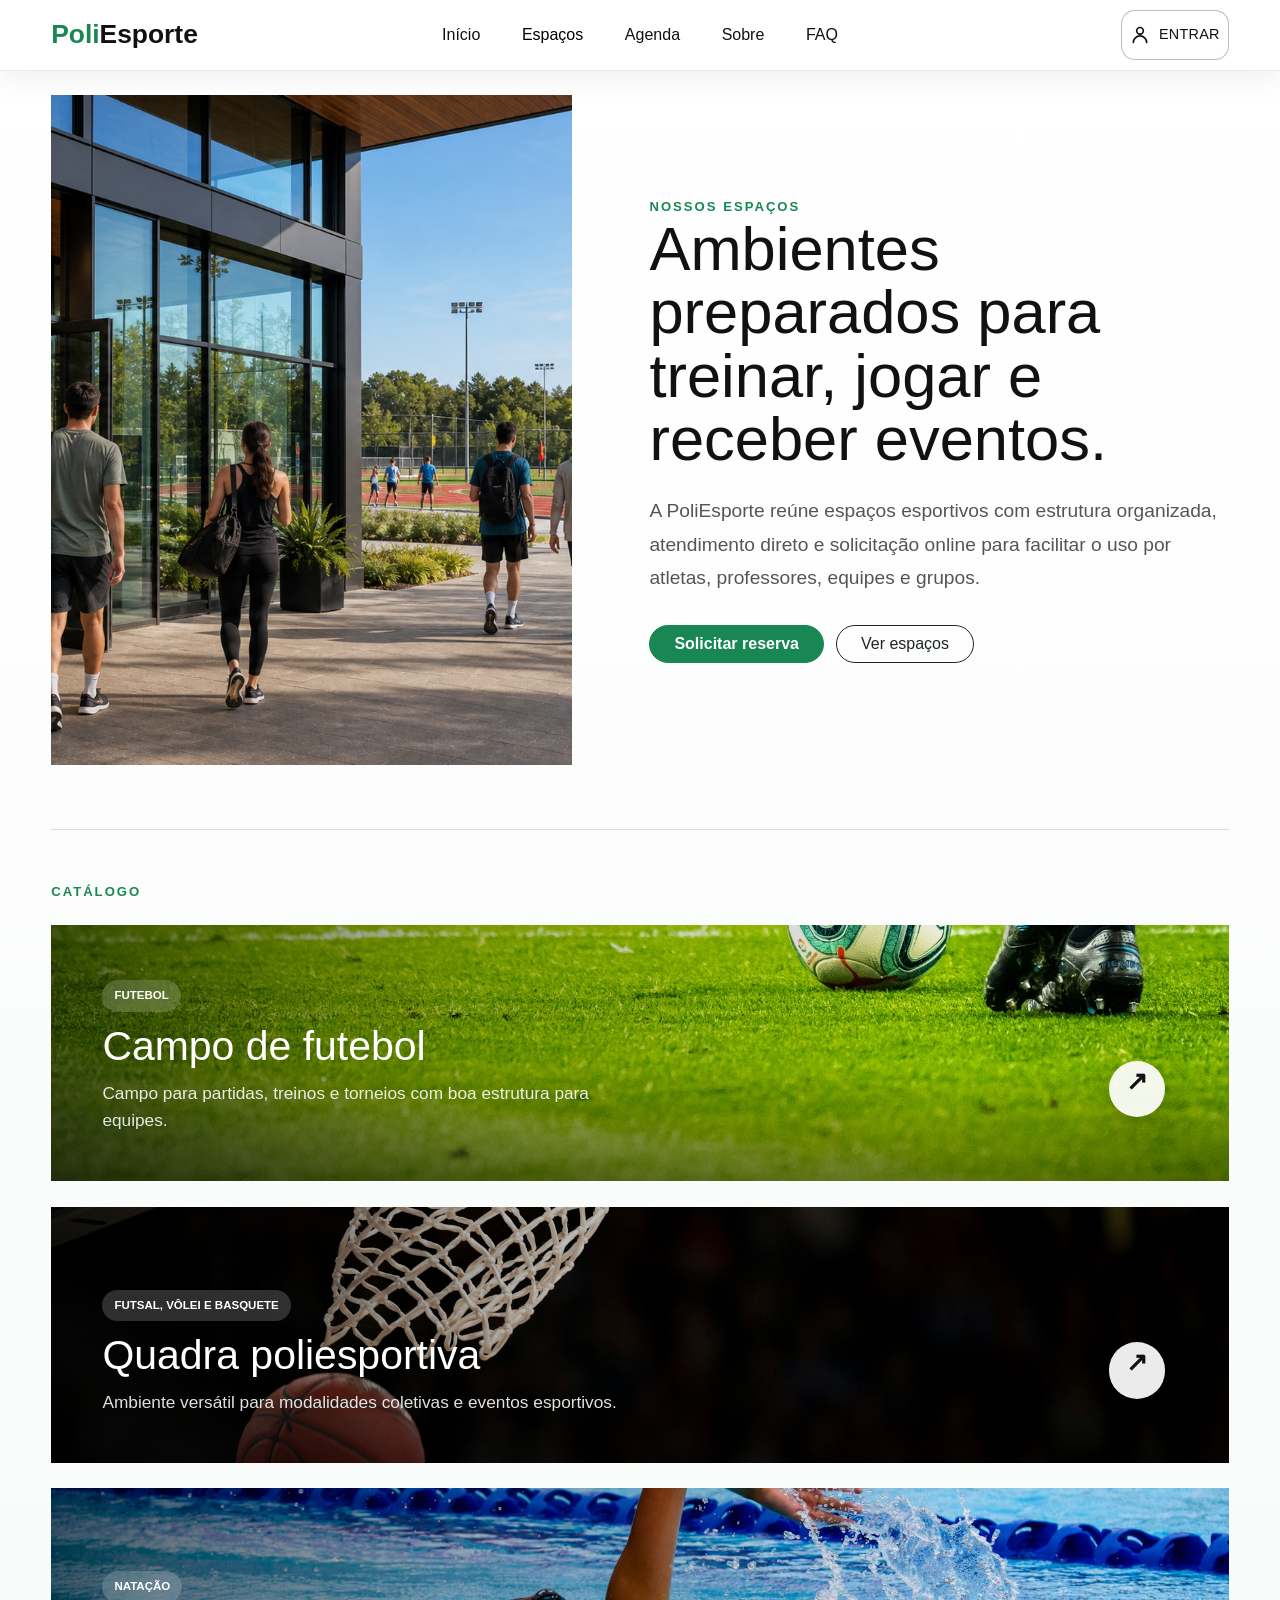
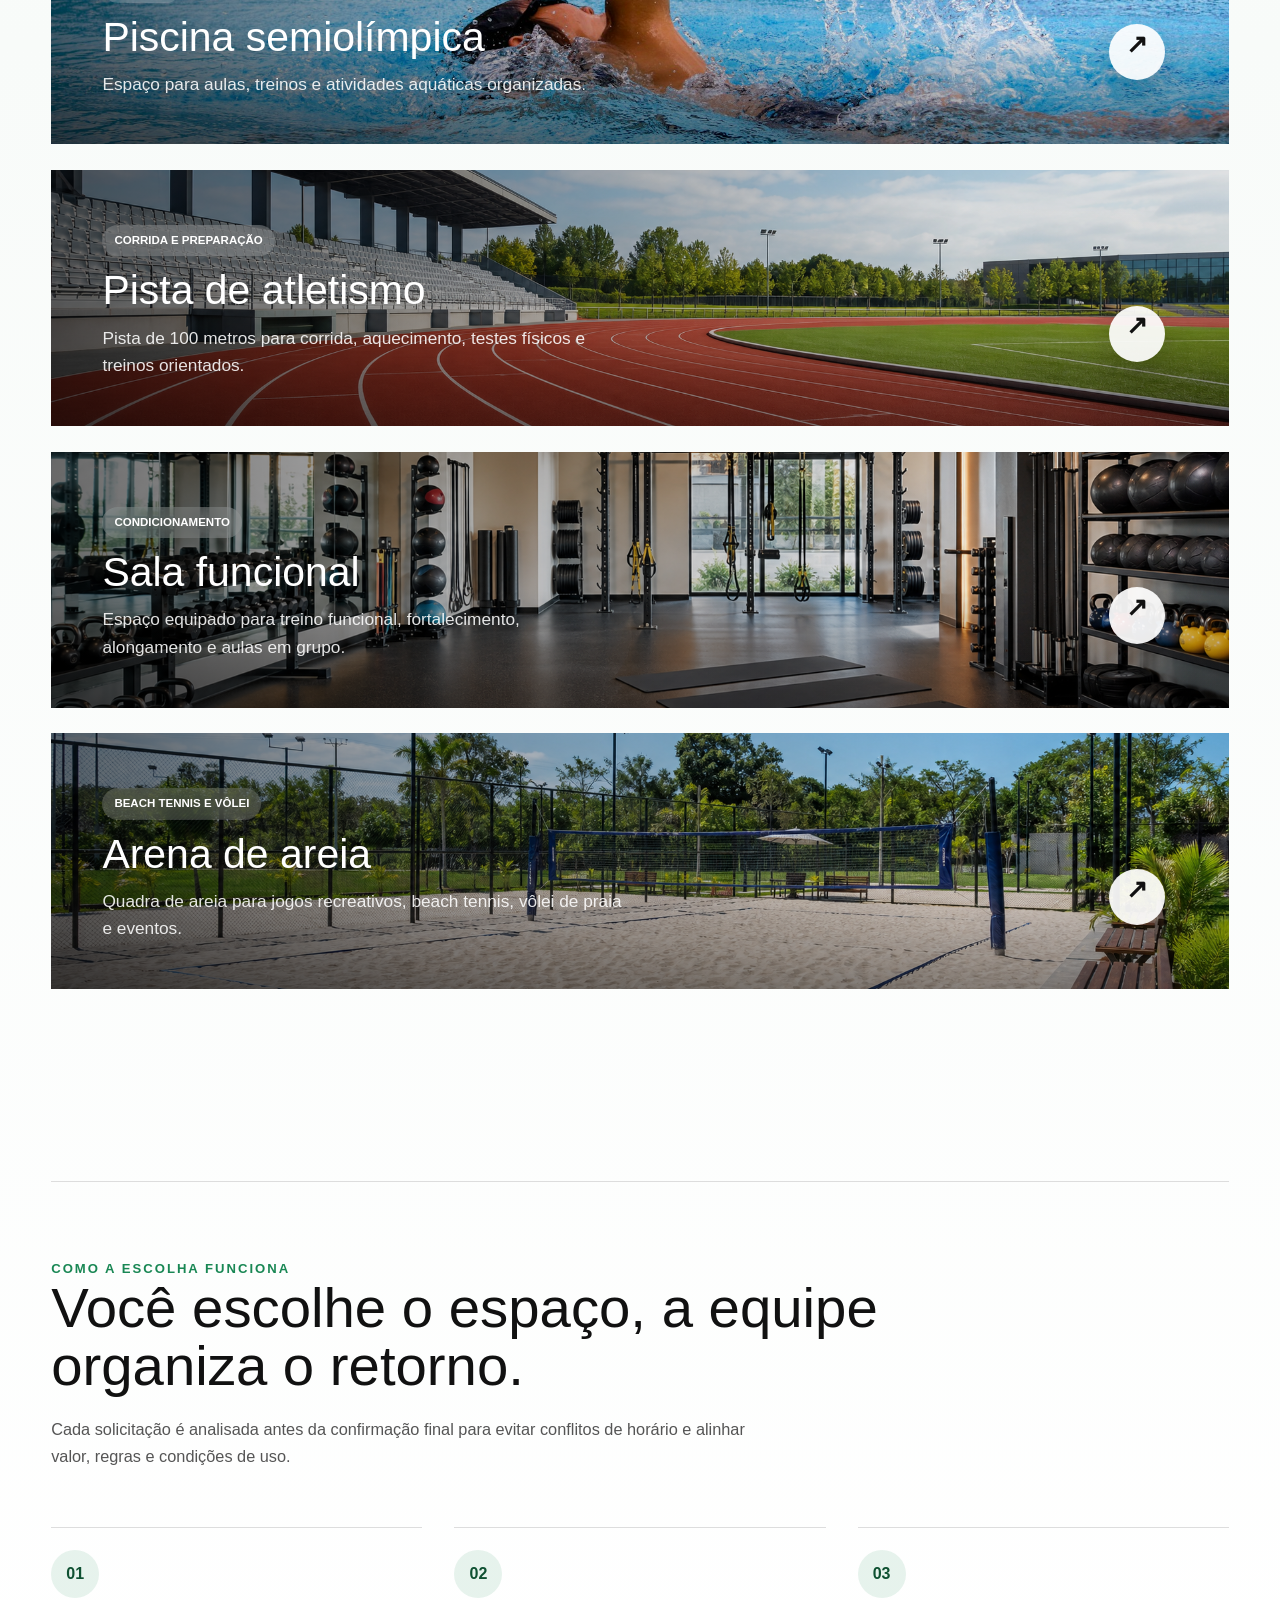
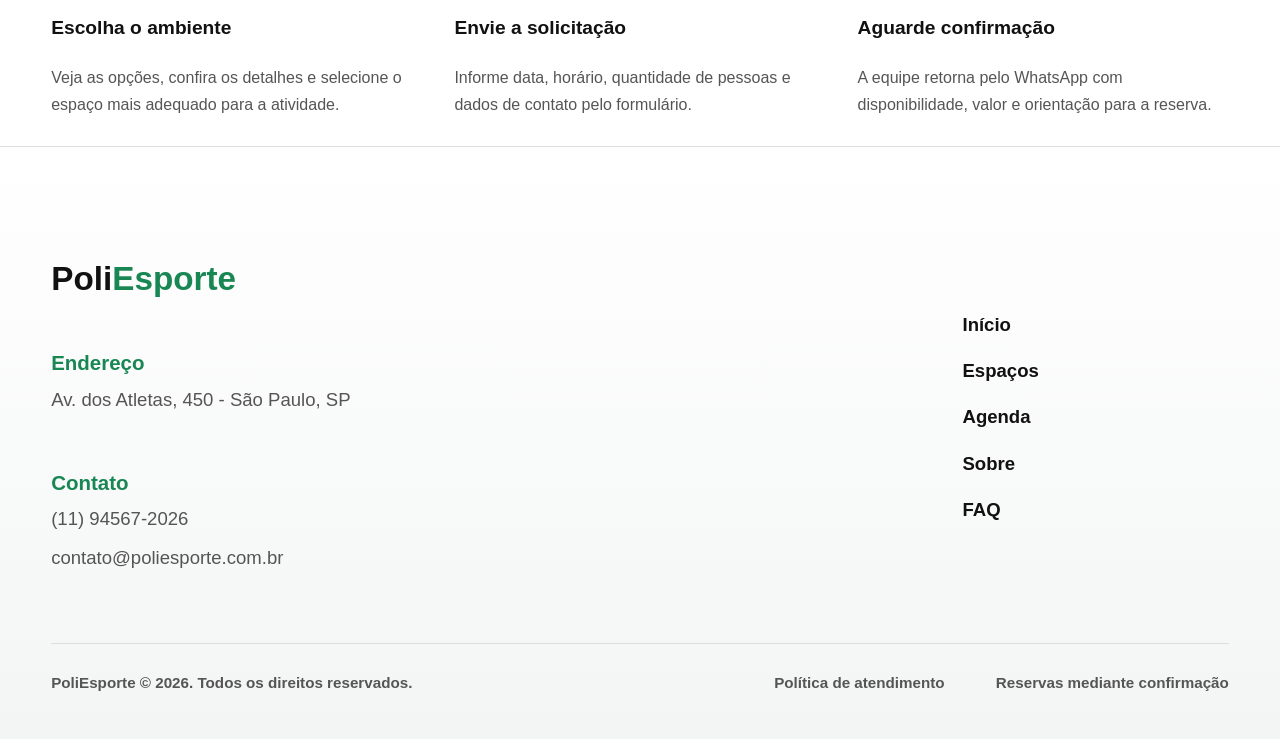
<file: pages/espacos.html>
<!doctype html>
<html lang="pt-BR">
<head>
  <meta charset="UTF-8">
  <meta name="viewport" content="width=device-width, initial-scale=1.0">
  <meta name="description" content="Conheça os seis espaços da PoliEsporte: campo, quadra, piscina, pista de atletismo, sala funcional e arena de areia.">
  <title>PoliEsporte | Espaços</title>
  <link rel="stylesheet" href="../css/bootstrap.min.css">
  <link rel="stylesheet" href="../css/style.css">
</head>
<body>
  <nav class="navbar navbar-expand-lg navbar-light sticky-top site-navbar">
    <div class="container-xxl nav-shell">
      <a class="navbar-brand" href="../index.html">Poli<span>Esporte</span></a>
      <button class="navbar-toggler" type="button" data-bs-toggle="collapse" data-bs-target="#menu" aria-label="Abrir menu de navegação">
        <span class="navbar-toggler-icon"></span>
      </button>
      <div class="collapse navbar-collapse nav-menu" id="menu">
        <div class="navbar-nav nav-main align-items-lg-center">
          <a class="nav-link nav-dot" href="../index.html">Início</a>
          <a class="nav-link nav-dot active" aria-current="page" href="espacos.html">Espaços</a>
          <a class="nav-link nav-dot" href="agenda.html">Agenda</a>
          <a class="nav-link nav-dot" href="sobre.html">Sobre</a>
          <a class="nav-link nav-dot" href="../index.html#faq">FAQ</a>
        </div>
        <div class="navbar-nav nav-actions align-items-lg-center">
          <a class="nav-link nav-login" href="login.html">Entrar</a>
        </div>
      </div>
    </div>
  </nav>

  <main>
    <section class="spaces-page">
      <div class="container-xxl">
        <div class="spaces-company-hero">
          <div class="spaces-company-copy">
            <p class="eyebrow">Nossos espaços</p>
            <h1>Ambientes preparados para treinar, jogar e receber eventos.</h1>
            <p>A PoliEsporte reúne espaços esportivos com estrutura organizada, atendimento direto e solicitação online para facilitar o uso por atletas, professores, equipes e grupos.</p>
            <div class="spaces-hero-actions">
              <a class="btn btn-accent rounded-pill px-4" href="agenda.html">Solicitar reserva</a>
              <a class="btn btn-outline-dark rounded-pill px-4" href="#lista-espacos">Ver espaços</a>
            </div>
          </div>

          <div class="spaces-company-video">
            <video autoplay muted loop playsinline preload="metadata" poster="../img/sobre-centro.png" aria-label="Vídeo de complexo esportivo">
              <source src="https://upload.wikimedia.org/wikipedia/commons/transcoded/9/9c/Panor%C3%A1mica_de_la_Alberca_Ol%C3%ADmpica_Francisco_M%C3%A1rquez_y_el_Gimnasio_Juan_de_la_Barrera.webm/Panor%C3%A1mica_de_la_Alberca_Ol%C3%ADmpica_Francisco_M%C3%A1rquez_y_el_Gimnasio_Juan_de_la_Barrera.webm.360p.webm" type="video/webm">
              Seu navegador não conseguiu carregar o vídeo.
            </video>
          </div>
        </div>

        <div class="spaces-catalog-section">
          <div class="spaces-page-heading" id="lista-espacos">
            <p class="eyebrow">Catálogo</p>
            <h2 class="visually-hidden">Catálogo de espaços esportivos</h2>
          </div>

          <div class="spaces-page-grid">
            <div>
              <article class="space-card">
                <a class="image-button" href="campo.html"><img src="../img/campo-real.jpg" alt="Campo de futebol" loading="lazy"></a>
                <div class="space-card-body">
                  <small>Futebol</small>
                  <h3>Campo de futebol</h3>
                  <p>Campo para partidas, treinos e torneios com boa estrutura para equipes.</p>
                  <a class="btn btn-outline-dark rounded-pill px-4" href="campo.html">Ver detalhes</a>
                </div>
              </article>
            </div>
            <div>
              <article class="space-card">
                <a class="image-button" href="quadra.html"><img src="../img/quadra-real.jpg" alt="Quadra poliesportiva" loading="lazy"></a>
                <div class="space-card-body">
                  <small>Futsal, vôlei e basquete</small>
                  <h3>Quadra poliesportiva</h3>
                  <p>Ambiente versátil para modalidades coletivas e eventos esportivos.</p>
                  <a class="btn btn-outline-dark rounded-pill px-4" href="quadra.html">Ver detalhes</a>
                </div>
              </article>
            </div>
            <div>
              <article class="space-card">
                <a class="image-button" href="piscina.html"><img src="../img/piscina-real.jpg" alt="Piscina semiolímpica" loading="lazy"></a>
                <div class="space-card-body">
                  <small>Natação</small>
                  <h3>Piscina semiolímpica</h3>
                  <p>Espaço para aulas, treinos e atividades aquáticas organizadas.</p>
                  <a class="btn btn-outline-dark rounded-pill px-4" href="piscina.html">Ver detalhes</a>
                </div>
              </article>
            </div>
            <div>
              <article class="space-card">
                <a class="image-button" href="pista.html"><img src="../img/pista-real.png" alt="Pista de atletismo" loading="lazy"></a>
                <div class="space-card-body">
                  <small>Corrida e preparação</small>
                  <h3>Pista de atletismo</h3>
                  <p>Pista de 100 metros para corrida, aquecimento, testes físicos e treinos orientados.</p>
                  <a class="btn btn-outline-dark rounded-pill px-4" href="pista.html">Ver detalhes</a>
                </div>
              </article>
            </div>
            <div>
              <article class="space-card">
                <a class="image-button" href="funcional.html"><img src="../img/funcional-real.png" alt="Sala de treinamento funcional" loading="lazy"></a>
                <div class="space-card-body">
                  <small>Condicionamento</small>
                  <h3>Sala funcional</h3>
                  <p>Espaço equipado para treino funcional, fortalecimento, alongamento e aulas em grupo.</p>
                  <a class="btn btn-outline-dark rounded-pill px-4" href="funcional.html">Ver detalhes</a>
                </div>
              </article>
            </div>
            <div>
              <article class="space-card">
                <a class="image-button" href="areia.html"><img src="../img/areia-real.png" alt="Arena de areia" loading="lazy"></a>
                <div class="space-card-body">
                  <small>Beach tennis e vôlei</small>
                  <h3>Arena de areia</h3>
                  <p>Quadra de areia para jogos recreativos, beach tennis, vôlei de praia e eventos.</p>
                  <a class="btn btn-outline-dark rounded-pill px-4" href="areia.html">Ver detalhes</a>
                </div>
              </article>
            </div>
          </div>
        </div>

        <div class="spaces-closing-section">
          <div class="spaces-closing-copy">
            <p class="eyebrow">Como a escolha funciona</p>
            <h2>Você escolhe o espaço, a equipe organiza o retorno.</h2>
            <p>Cada solicitação é analisada antes da confirmação final para evitar conflitos de horário e alinhar valor, regras e condições de uso.</p>
          </div>

          <div class="spaces-closing-grid">
            <article class="spaces-closing-item">
              <span>01</span>
              <h3>Escolha o ambiente</h3>
              <p>Veja as opções, confira os detalhes e selecione o espaço mais adequado para a atividade.</p>
            </article>
            <article class="spaces-closing-item">
              <span>02</span>
              <h3>Envie a solicitação</h3>
              <p>Informe data, horário, quantidade de pessoas e dados de contato pelo formulário.</p>
            </article>
            <article class="spaces-closing-item">
              <span>03</span>
              <h3>Aguarde confirmação</h3>
              <p>A equipe retorna pelo WhatsApp com disponibilidade, valor e orientação para a reserva.</p>
            </article>
          </div>
        </div>
      </div>
    </section>
  </main>
  <footer class="site-footer" id="contato">
  <div class="container-xxl footer-shell">
    <div class="footer-main">
      <div class="footer-info">
        <a class="footer-logo" href="../index.html">Poli<span>Esporte</span></a>

        <div class="footer-block">
          <h3>Endereço</h3>
          <a href="https://maps.app.goo.gl/vfr5kBDLpJYQasQP7" target="_blank" rel="noopener">Av. dos Atletas, 450 - São Paulo, SP</a>
        </div>

        <div class="footer-block">
          <h3>Contato</h3>
          <a href="https://wa.me/5511945672026" target="_blank" rel="noopener">(11) 94567-2026</a>
          <a href="mailto:contato@poliesporte.com.br">contato@poliesporte.com.br</a>
        </div>
      </div>

      <nav class="footer-nav" aria-label="Links do rodapé">
        <a href="../index.html">Início</a>
        <a href="espacos.html">Espaços</a>
        <a href="agenda.html">Agenda</a>
        <a href="sobre.html">Sobre</a>
        <a href="../index.html#faq">FAQ</a>
      </nav>
    </div>

    <div class="footer-bottom">
      <span>PoliEsporte © 2026. Todos os direitos reservados.</span>
      <div class="footer-legal">
        <span>Política de atendimento</span>
        <span>Reservas mediante confirmação</span>
      </div>
    </div>
  </div>
</footer>
  <script src="../js/bootstrap.bundle.min.js"></script>
</body>
</html>
</file>
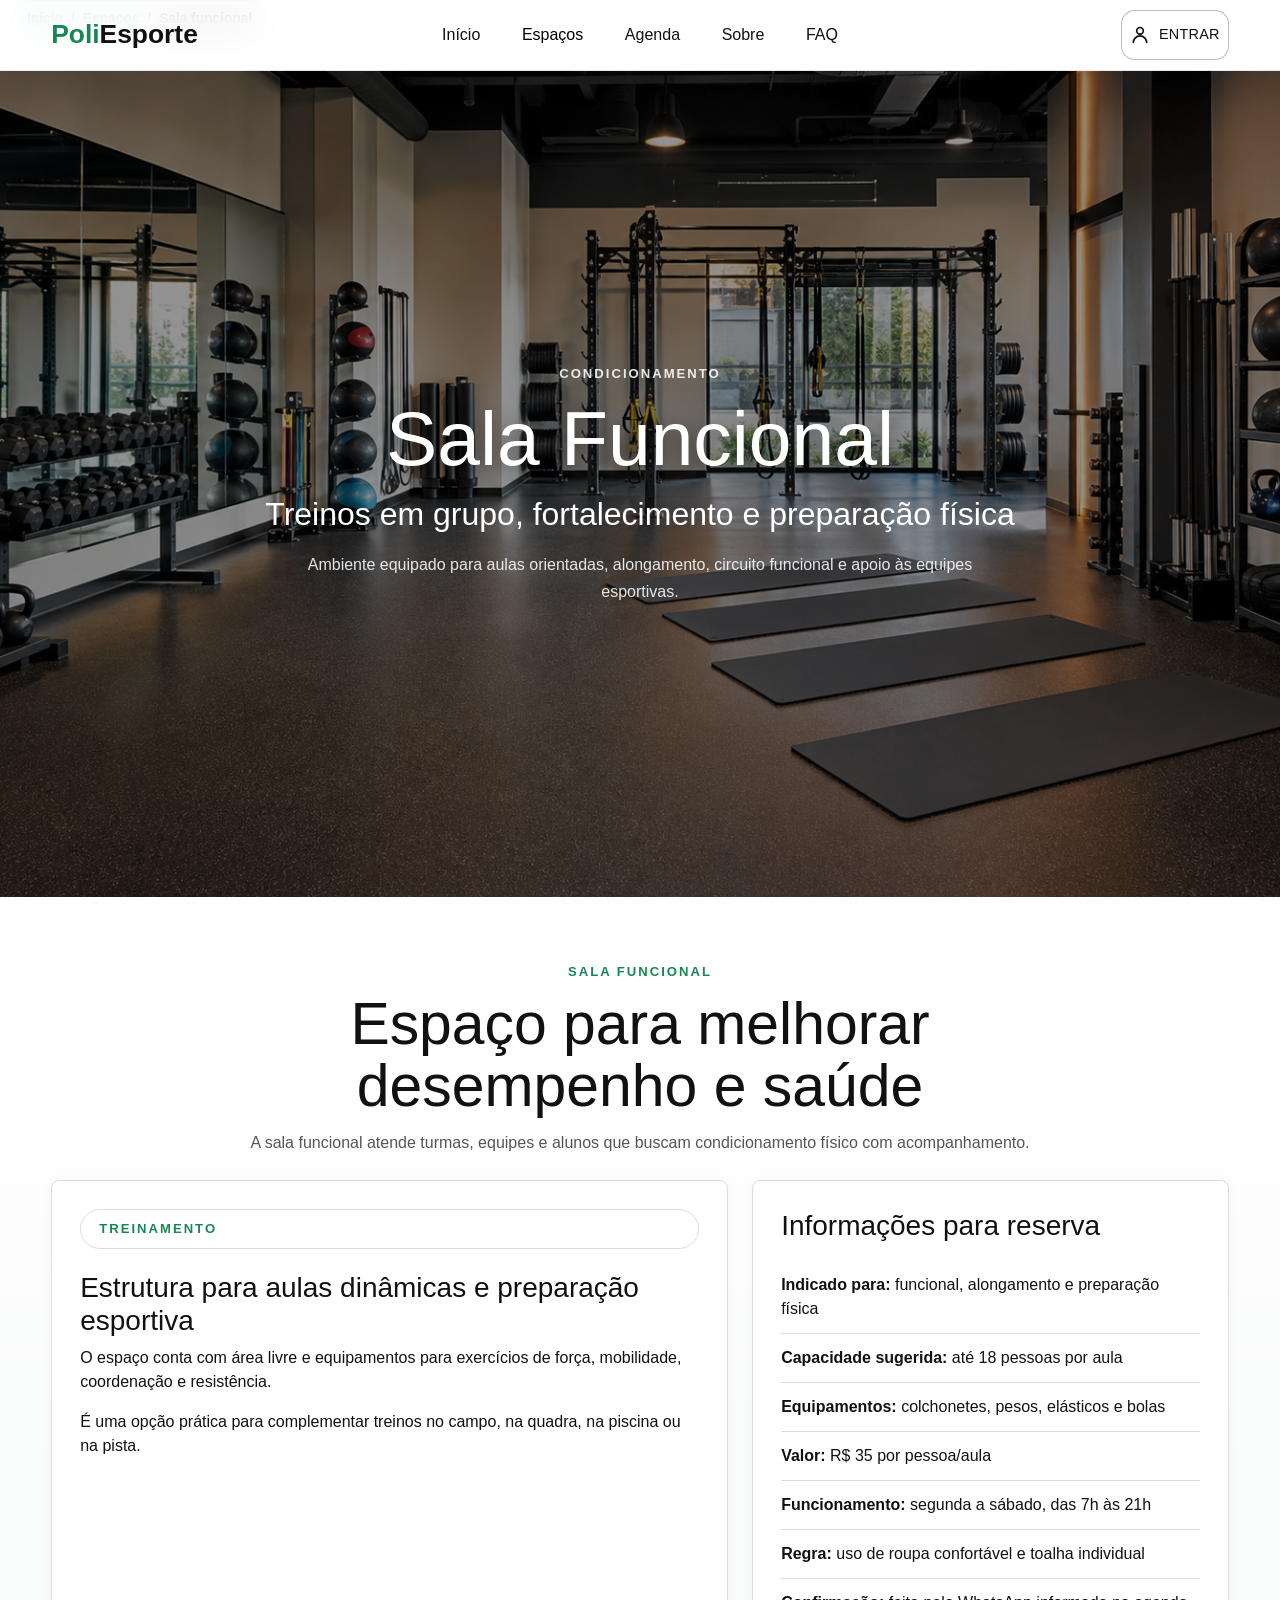
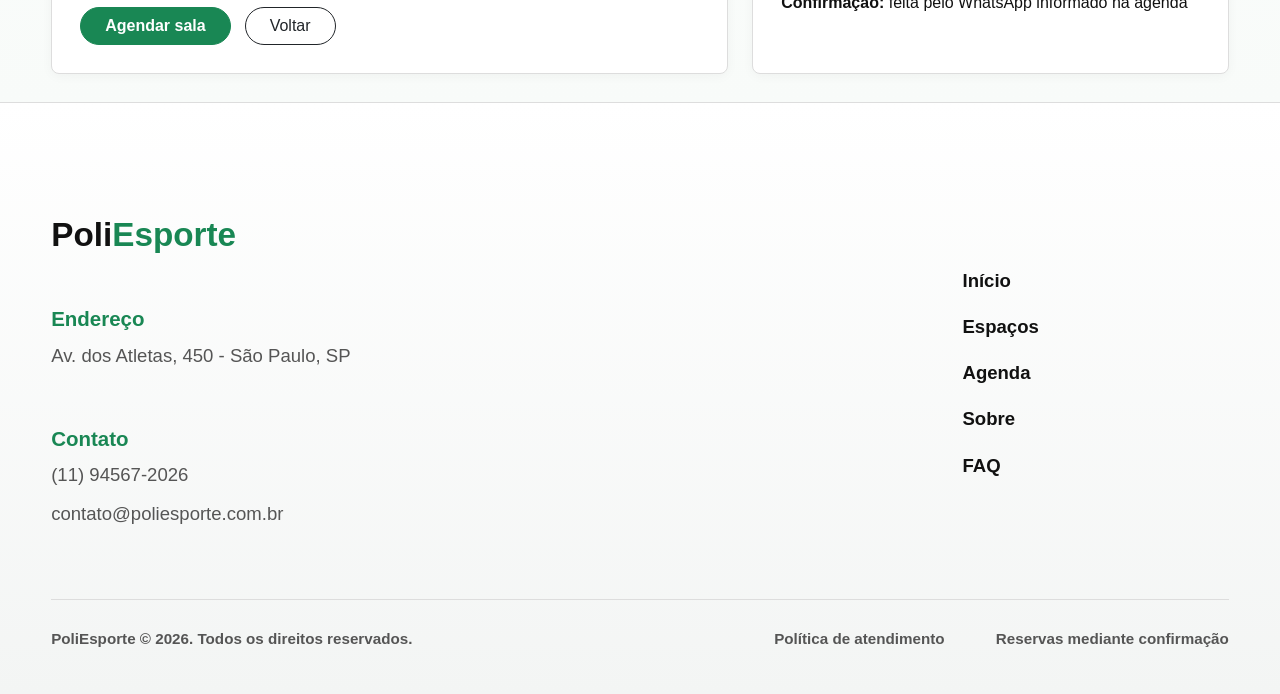
<file: pages/funcional.html>
<!doctype html>
<html lang="pt-BR">
<head>
  <meta charset="UTF-8">
  <meta name="viewport" content="width=device-width, initial-scale=1.0">
  <meta name="description" content="Sala funcional da PoliEsporte para treino em grupo, fortalecimento, alongamento e preparação física.">
  <title>PoliEsporte | Sala Funcional</title>
  <link rel="stylesheet" href="../css/bootstrap.min.css">
  <link rel="stylesheet" href="../css/style.css">
</head>
<body>
  <nav class="navbar navbar-expand-lg navbar-light sticky-top site-navbar">
    <div class="container-xxl nav-shell">
      <a class="navbar-brand" href="../index.html">Poli<span>Esporte</span></a>
      <button class="navbar-toggler" type="button" data-bs-toggle="collapse" data-bs-target="#menu" aria-label="Abrir menu de navegação">
        <span class="navbar-toggler-icon"></span>
      </button>
      <div class="collapse navbar-collapse nav-menu" id="menu">
        <div class="navbar-nav nav-main align-items-lg-center">
          <a class="nav-link nav-dot" href="../index.html">Início</a>
          <a class="nav-link nav-dot active" aria-current="page" href="espacos.html">Espaços</a>
          <a class="nav-link nav-dot" href="agenda.html">Agenda</a>
          <a class="nav-link nav-dot" href="sobre.html">Sobre</a>
          <a class="nav-link nav-dot" href="../index.html#faq">FAQ</a>
        </div>
        <div class="navbar-nav nav-actions align-items-lg-center">
          <a class="nav-link nav-login" href="login.html">Entrar</a>
        </div>
      </div>
    </div>
  </nav>

  <main>
    <section class="p-0">
      <div class="carousel-slide slide-funcional">
        <div class="carousel-content">
          <p class="eyebrow">Condicionamento</p>
          <h1>Sala Funcional</h1>
          <h2>Treinos em grupo, fortalecimento e preparação física</h2>
          <p>Ambiente equipado para aulas orientadas, alongamento, circuito funcional e apoio às equipes esportivas.</p>
        </div>
      </div>
    </section>

    <section class="space-detail bg-white">
      <div class="container-xxl">
        <nav class="page-path" aria-label="breadcrumb">
          <a href="../index.html">Início</a>
          <span>/</span>
          <a href="espacos.html">Espaços</a>
          <span>/</span>
          <span>Sala funcional</span>
        </nav>
        <div class="section-title">
          <p class="eyebrow">Sala funcional</p>
          <h2>Espaço para melhorar desempenho e saúde</h2>
          <p>A sala funcional atende turmas, equipes e alunos que buscam condicionamento físico com acompanhamento.</p>
        </div>
        <div class="row g-4 align-items-stretch">
          <div class="col-lg-7">
            <article class="booking-box info-card">
              <p class="tag">Treinamento</p>
              <h3>Estrutura para aulas dinâmicas e preparação esportiva</h3>
              <p>O espaço conta com área livre e equipamentos para exercícios de força, mobilidade, coordenação e resistência.</p>
              <p>É uma opção prática para complementar treinos no campo, na quadra, na piscina ou na pista.</p>
              <div class="button-row">
                <a class="btn btn-accent rounded-pill px-4" href="agenda.html">Agendar sala</a>
                <a class="btn btn-outline-dark rounded-pill px-4" href="espacos.html">Voltar</a>
              </div>
            </article>
          </div>
          <div class="col-lg-5">
            <aside class="booking-box h-100">
              <h3>Informações para reserva</h3>
              <ul class="detail-list">
                <li><strong>Indicado para:</strong> funcional, alongamento e preparação física</li>
                <li><strong>Capacidade sugerida:</strong> até 18 pessoas por aula</li>
                <li><strong>Equipamentos:</strong> colchonetes, pesos, elásticos e bolas</li>
                <li><strong>Valor:</strong> R$ 35 por pessoa/aula</li>
                <li><strong>Funcionamento:</strong> segunda a sábado, das 7h às 21h</li>
                <li><strong>Regra:</strong> uso de roupa confortável e toalha individual</li>
                <li><strong>Confirmação:</strong> feita pelo WhatsApp informado na agenda</li>
              </ul>
            </aside>
          </div>
        </div>
      </div>
    </section>
  </main>
  <footer class="site-footer" id="contato">
  <div class="container-xxl footer-shell">
    <div class="footer-main">
      <div class="footer-info">
        <a class="footer-logo" href="../index.html">Poli<span>Esporte</span></a>

        <div class="footer-block">
          <h3>Endereço</h3>
          <a href="https://maps.app.goo.gl/vfr5kBDLpJYQasQP7" target="_blank" rel="noopener">Av. dos Atletas, 450 - São Paulo, SP</a>
        </div>

        <div class="footer-block">
          <h3>Contato</h3>
          <a href="https://wa.me/5511945672026" target="_blank" rel="noopener">(11) 94567-2026</a>
          <a href="mailto:contato@poliesporte.com.br">contato@poliesporte.com.br</a>
        </div>
      </div>

      <nav class="footer-nav" aria-label="Links do rodapé">
        <a href="../index.html">Início</a>
        <a href="espacos.html">Espaços</a>
        <a href="agenda.html">Agenda</a>
        <a href="sobre.html">Sobre</a>
        <a href="../index.html#faq">FAQ</a>
      </nav>
    </div>

    <div class="footer-bottom">
      <span>PoliEsporte © 2026. Todos os direitos reservados.</span>
      <div class="footer-legal">
        <span>Política de atendimento</span>
        <span>Reservas mediante confirmação</span>
      </div>
    </div>
  </div>
</footer>
  <script src="../js/bootstrap.bundle.min.js"></script>
</body>
</html>
</file>
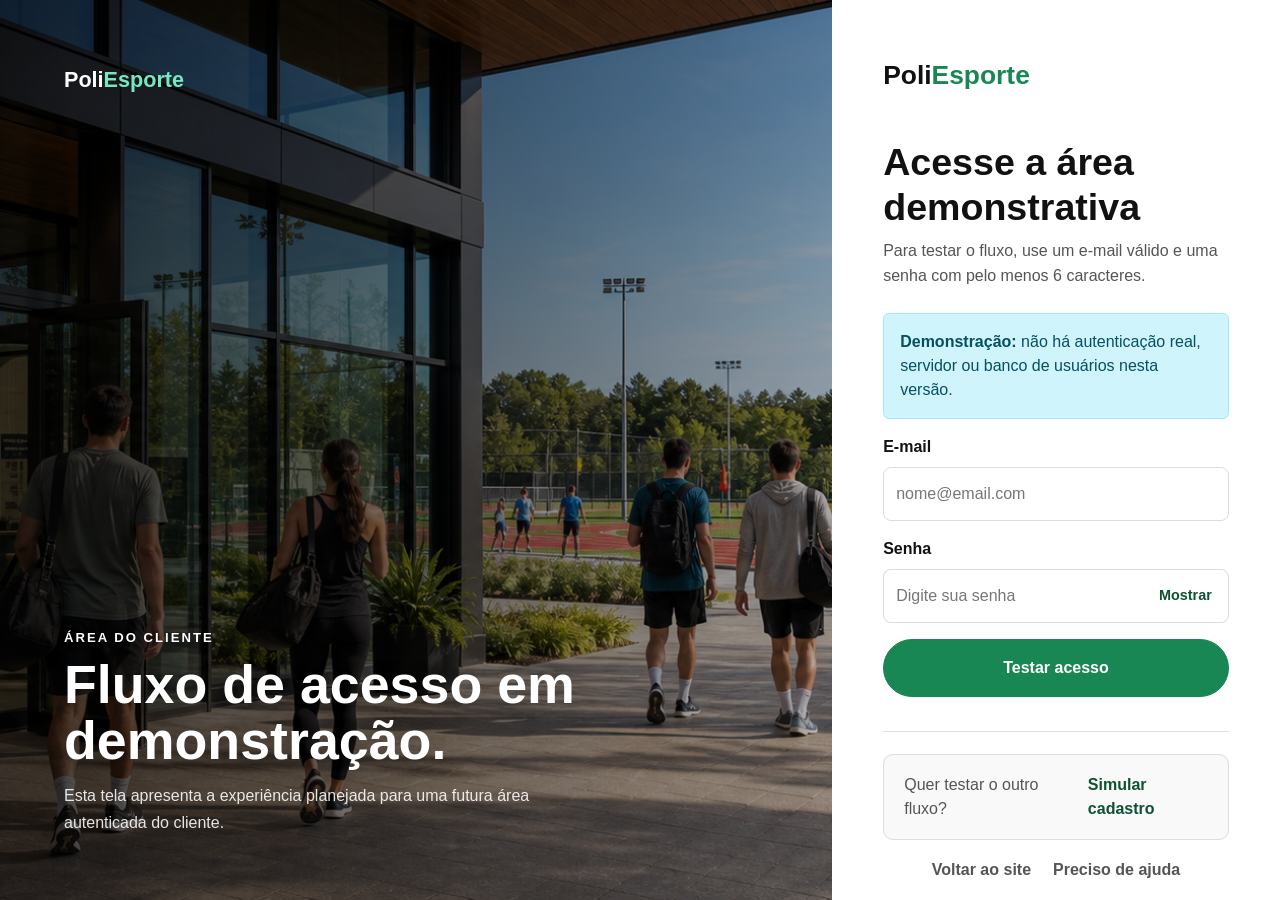
<file: pages/login.html>
<!doctype html>
<html lang="pt-BR">
<head>
  <meta charset="UTF-8">
  <meta name="viewport" content="width=device-width, initial-scale=1.0">
  <meta name="description" content="Demonstração front-end da área de acesso da PoliEsporte, sem autenticação real em servidor.">
  <title>PoliEsporte | Login</title>
  <link rel="stylesheet" href="../css/bootstrap.min.css">
  <link rel="stylesheet" href="../css/style.css">
</head>
<body class="login-body split-login-body">
  <main>
    <section class="split-login-page">
      <div class="split-brand-panel">
        <a class="split-back-link" href="../index.html">Poli<span>Esporte</span></a>
        <div class="split-brand-copy">
          <p class="eyebrow">Área do cliente</p>
          <h1>Fluxo de acesso em demonstração.</h1>
          <p>Esta tela apresenta a experiência planejada para uma futura área autenticada do cliente.</p>
        </div>
      </div>

      <div class="split-auth-panel">
        <div class="split-auth-content">
          <a class="split-auth-brand" href="../index.html">Poli<span>Esporte</span></a>

          <div class="split-auth-head">
            <h2>Acesse a área demonstrativa</h2>
            <p>Para testar o fluxo, use um e-mail válido e uma senha com pelo menos 6 caracteres.</p>
          </div>

          <div class="alert alert-info" role="note">
            <strong>Demonstração:</strong> não há autenticação real, servidor ou banco de usuários nesta versão.
          </div>

          <div class="alert d-none auth-alert" id="loginAlert" role="alert" aria-live="polite"></div>

          <form class="row g-3" id="loginForm" novalidate>
            <div class="col-12 auth-field">
              <label class="form-label" for="email">E-mail</label>
              <input class="form-control" type="email" id="email" name="email" placeholder="nome@email.com" autocomplete="email" required>
              <div class="invalid-feedback">Informe um e-mail válido.</div>
            </div>
            <div class="col-12 auth-field">
              <label class="form-label" for="senha">Senha</label>
              <div class="input-group">
                <input class="form-control" type="password" id="senha" name="senha" placeholder="Digite sua senha" autocomplete="current-password" required>
                <button class="btn password-toggle" type="button" data-password-toggle="#senha">Mostrar</button>
              </div>
              <div class="invalid-feedback">A senha precisa ter pelo menos 6 caracteres.</div>
            </div>
            <div class="col-12">
              <button class="btn btn-accent rounded-pill w-100 py-3" type="submit">Testar acesso</button>
            </div>
          </form>

          <div class="split-divider"></div>

          <a class="split-create-account" href="cadastro.html">
            <span>Quer testar o outro fluxo?</span>
            <strong>Simular cadastro</strong>
          </a>

          <div class="split-auth-links">
            <a href="../index.html">Voltar ao site</a>
            <a href="../index.html#contato">Preciso de ajuda</a>
          </div>
        </div>
      </div>
    </section>
  </main>
  <script src="../js/bootstrap.bundle.min.js"></script>
  <script src="../js/auth.js"></script>
</body>
</html>
</file>
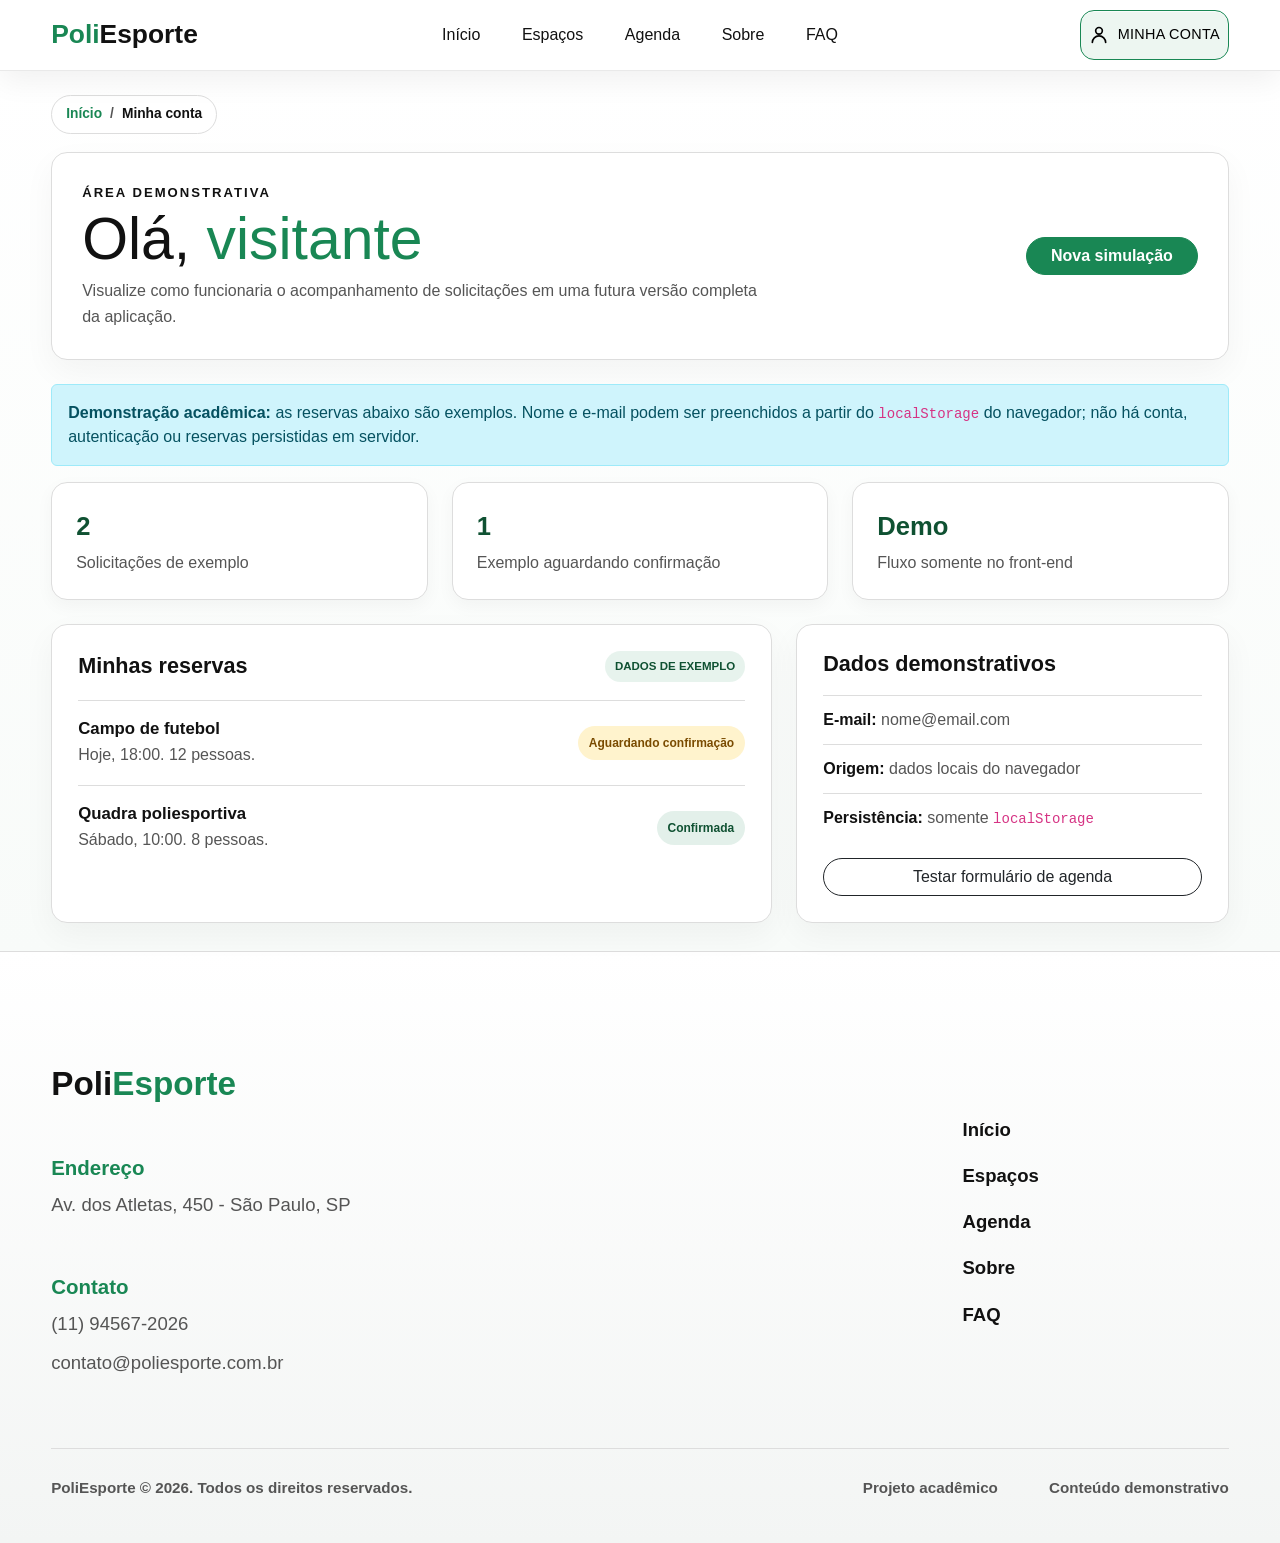
<file: pages/minha-conta.html>
<!doctype html>
<html lang="pt-BR">
<head>
  <meta charset="UTF-8">
  <meta name="viewport" content="width=device-width, initial-scale=1.0">
  <meta name="description" content="Área demonstrativa do cliente PoliEsporte, com dados locais e exemplos de solicitações de reserva.">
  <title>PoliEsporte | Minha conta</title>
  <link rel="stylesheet" href="../css/bootstrap.min.css">
  <link rel="stylesheet" href="../css/style.css">
</head>
<body>
  <nav class="navbar navbar-expand-lg navbar-light sticky-top site-navbar">
    <div class="container-xxl nav-shell">
      <a class="navbar-brand" href="../index.html">Poli<span>Esporte</span></a>
      <button class="navbar-toggler" type="button" data-bs-toggle="collapse" data-bs-target="#menu" aria-label="Abrir menu de navegação">
        <span class="navbar-toggler-icon"></span>
      </button>
      <div class="collapse navbar-collapse nav-menu" id="menu">
        <div class="navbar-nav nav-main align-items-lg-center">
          <a class="nav-link nav-dot" href="../index.html">Início</a>
          <a class="nav-link nav-dot" href="espacos.html">Espaços</a>
          <a class="nav-link nav-dot" href="agenda.html">Agenda</a>
          <a class="nav-link nav-dot" href="sobre.html">Sobre</a>
          <a class="nav-link nav-dot" href="../index.html#faq">FAQ</a>
        </div>
        <div class="navbar-nav nav-actions align-items-lg-center">
          <a class="nav-link nav-login active" aria-current="page" href="minha-conta.html">Minha conta</a>
        </div>
      </div>
    </div>
  </nav>

  <main>
    <section class="account-page">
      <div class="container-xxl">
        <nav class="page-path" aria-label="breadcrumb">
          <a href="../index.html">Início</a>
          <span>/</span>
          <span>Minha conta</span>
        </nav>

        <div class="account-hero">
          <div>
            <p class="eyebrow">Área demonstrativa</p>
            <h1>Olá, <span id="accountName">visitante</span></h1>
            <p>Visualize como funcionaria o acompanhamento de solicitações em uma futura versão completa da aplicação.</p>
          </div>
          <a class="btn btn-accent rounded-pill px-4" href="agenda.html">Nova simulação</a>
        </div>

        <div class="alert alert-info" role="note">
          <strong>Demonstração acadêmica:</strong> as reservas abaixo são exemplos. Nome e e-mail podem ser preenchidos a partir do <code>localStorage</code> do navegador; não há conta, autenticação ou reservas persistidas em servidor.
        </div>

        <div class="row g-4">
          <div class="col-md-4">
            <div class="account-stat">
              <strong>2</strong>
              <span>Solicitações de exemplo</span>
            </div>
          </div>
          <div class="col-md-4">
            <div class="account-stat">
              <strong>1</strong>
              <span>Exemplo aguardando confirmação</span>
            </div>
          </div>
          <div class="col-md-4">
            <div class="account-stat">
              <strong>Demo</strong>
              <span>Fluxo somente no front-end</span>
            </div>
          </div>
        </div>

        <div class="account-layout">
          <section class="account-panel">
            <div class="account-panel-head">
              <h2>Minhas reservas</h2>
              <span>Dados de exemplo</span>
            </div>

            <article class="reservation-item">
              <div>
                <h3>Campo de futebol</h3>
                <p>Hoje, 18:00. 12 pessoas.</p>
              </div>
              <span class="status-pill pending">Aguardando confirmação</span>
            </article>

            <article class="reservation-item">
              <div>
                <h3>Quadra poliesportiva</h3>
                <p>Sábado, 10:00. 8 pessoas.</p>
              </div>
              <span class="status-pill confirmed">Confirmada</span>
            </article>
          </section>

          <aside class="account-panel">
            <div class="account-panel-head">
              <h2>Dados demonstrativos</h2>
            </div>
            <ul class="account-list">
              <li><strong>E-mail:</strong> <span id="accountEmail">nome@email.com</span></li>
              <li><strong>Origem:</strong> dados locais do navegador</li>
              <li><strong>Persistência:</strong> somente <code>localStorage</code></li>
            </ul>
            <a class="btn btn-outline-dark rounded-pill w-100 mt-3" href="agenda.html">Testar formulário de agenda</a>
          </aside>
        </div>
      </div>
    </section>
  </main>

  <footer class="site-footer" id="contato">
  <div class="container-xxl footer-shell">
    <div class="footer-main">
      <div class="footer-info">
        <a class="footer-logo" href="../index.html">Poli<span>Esporte</span></a>

        <div class="footer-block">
          <h3>Endereço</h3>
          <a href="https://maps.app.goo.gl/vfr5kBDLpJYQasQP7" target="_blank" rel="noopener">Av. dos Atletas, 450 - São Paulo, SP</a>
        </div>

        <div class="footer-block">
          <h3>Contato</h3>
          <a href="https://wa.me/5511945672026" target="_blank" rel="noopener">(11) 94567-2026</a>
          <a href="mailto:contato@poliesporte.com.br">contato@poliesporte.com.br</a>
        </div>
      </div>

      <nav class="footer-nav" aria-label="Links do rodapé">
        <a href="../index.html">Início</a>
        <a href="espacos.html">Espaços</a>
        <a href="agenda.html">Agenda</a>
        <a href="sobre.html">Sobre</a>
        <a href="../index.html#faq">FAQ</a>
      </nav>
    </div>

    <div class="footer-bottom">
      <span>PoliEsporte © 2026. Todos os direitos reservados.</span>
      <div class="footer-legal">
        <span>Projeto acadêmico</span>
        <span>Conteúdo demonstrativo</span>
      </div>
    </div>
  </div>
</footer>
  <script src="../js/bootstrap.bundle.min.js"></script>
  <script src="../js/auth.js"></script>
</body>
</html>
</file>
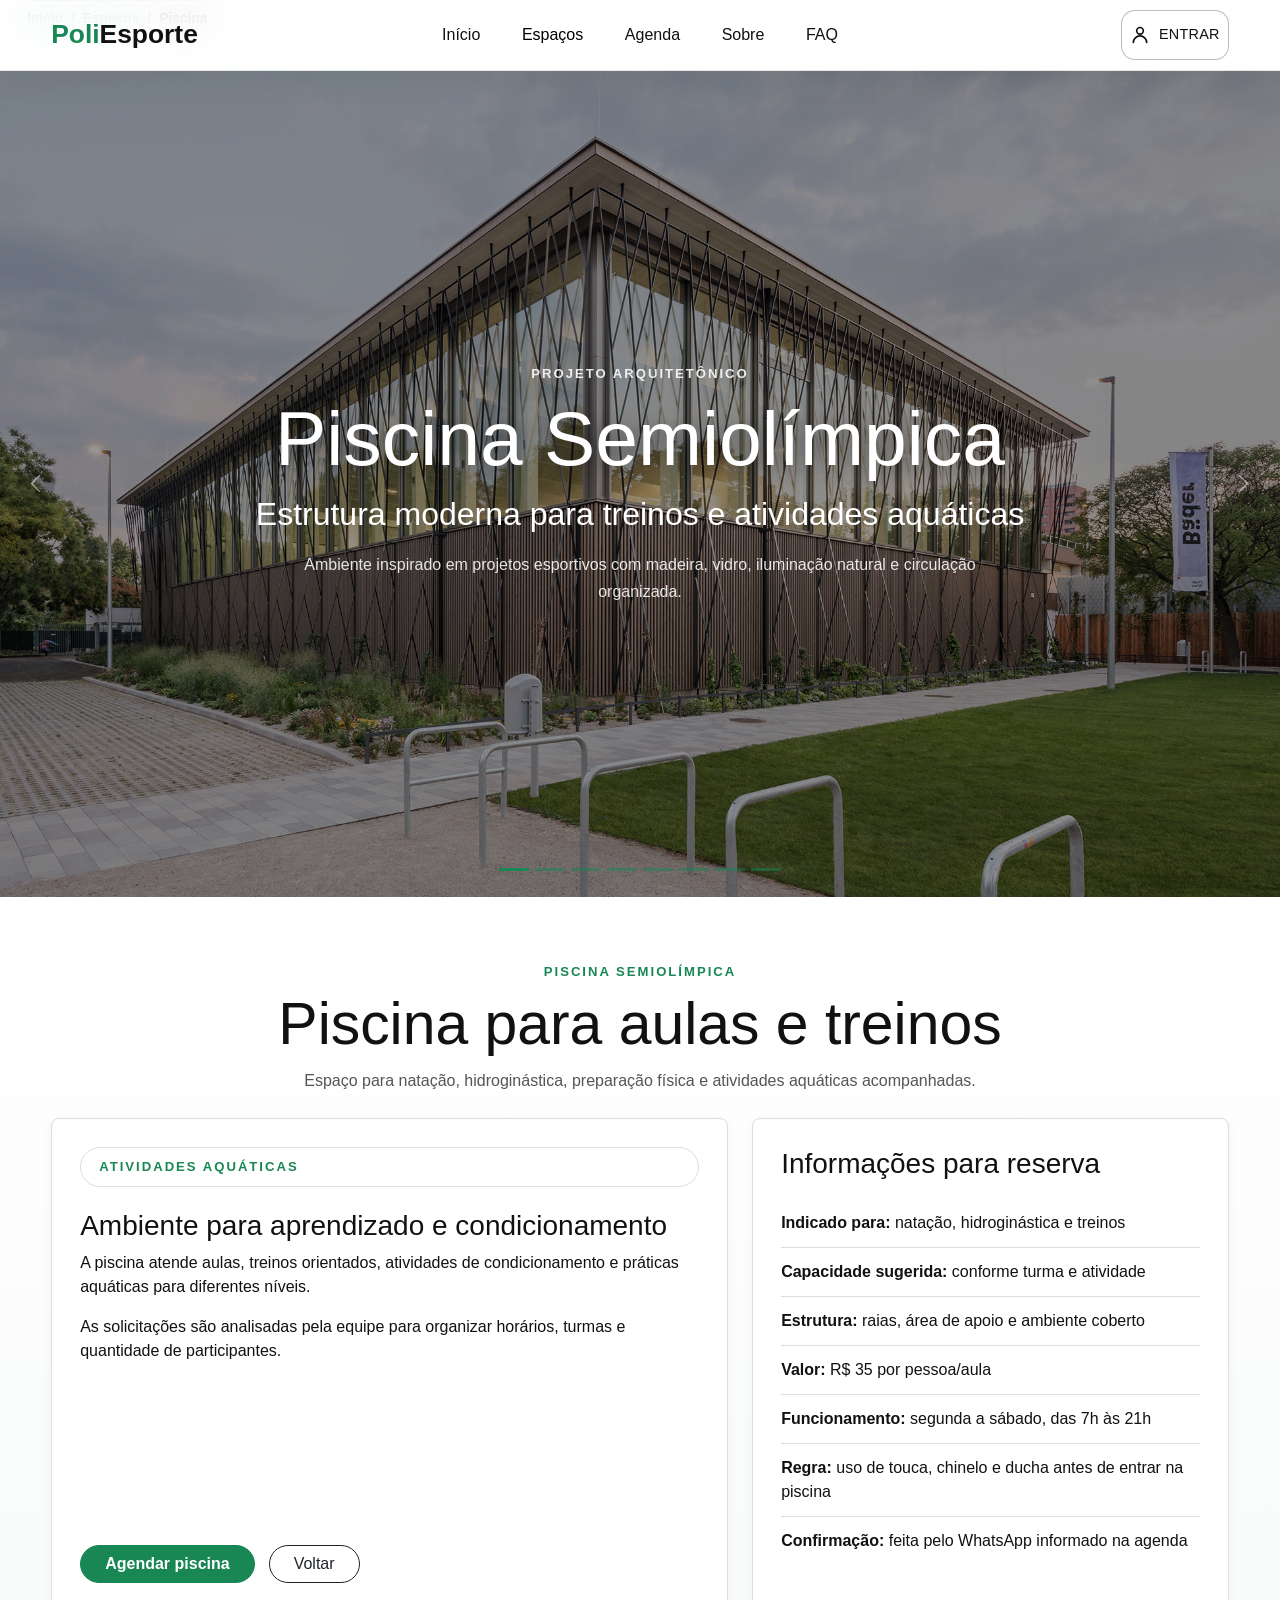
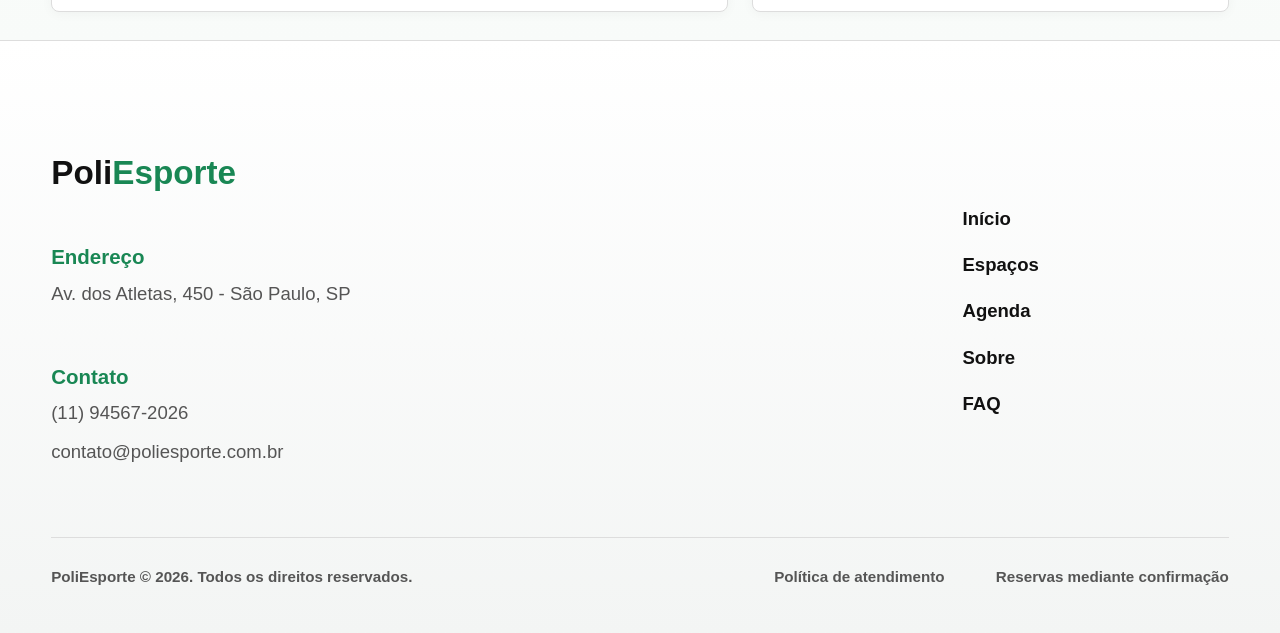
<file: pages/piscina.html>
<!doctype html>
<html lang="pt-BR">
<head>
  <meta charset="UTF-8">
  <meta name="viewport" content="width=device-width, initial-scale=1.0">
  <meta name="description" content="Piscina semiolímpica da PoliEsporte para natação, hidroginástica, treinos e aulas aquáticas.">
  <title>PoliEsporte | Piscina</title>
  <link rel="stylesheet" href="../css/bootstrap.min.css">
  <link rel="stylesheet" href="../css/style.css">
</head>
<body>
  <nav class="navbar navbar-expand-lg navbar-light sticky-top site-navbar">
    <div class="container-xxl nav-shell">
      <a class="navbar-brand" href="../index.html">Poli<span>Esporte</span></a>
      <button class="navbar-toggler" type="button" data-bs-toggle="collapse" data-bs-target="#menu" aria-label="Abrir menu de navegação">
        <span class="navbar-toggler-icon"></span>
      </button>
      <div class="collapse navbar-collapse nav-menu" id="menu">
        <div class="navbar-nav nav-main align-items-lg-center">
          <a class="nav-link nav-dot" href="../index.html">Início</a>
          <a class="nav-link nav-dot active" aria-current="page" href="espacos.html">Espaços</a>
          <a class="nav-link nav-dot" href="agenda.html">Agenda</a>
          <a class="nav-link nav-dot" href="sobre.html">Sobre</a>
          <a class="nav-link nav-dot" href="../index.html#faq">FAQ</a>
        </div>
        <div class="navbar-nav nav-actions align-items-lg-center">
          <a class="nav-link nav-login" href="login.html">Entrar</a>
        </div>
      </div>
    </div>
  </nav>

  <main>
    <section class="p-0">
      <div id="piscinaCarousel" class="carousel slide plan-carousel">
        <div class="carousel-indicators">
          <button type="button" data-bs-target="#piscinaCarousel" data-bs-slide-to="0" class="active" aria-current="true" aria-label="Fachada da piscina"></button>
          <button type="button" data-bs-target="#piscinaCarousel" data-bs-slide-to="1" aria-label="Interior da piscina"></button>
          <button type="button" data-bs-target="#piscinaCarousel" data-bs-slide-to="2" aria-label="Planta de situação"></button>
          <button type="button" data-bs-target="#piscinaCarousel" data-bs-slide-to="3" aria-label="Planta do térreo"></button>
          <button type="button" data-bs-target="#piscinaCarousel" data-bs-slide-to="4" aria-label="Planta do primeiro pavimento"></button>
          <button type="button" data-bs-target="#piscinaCarousel" data-bs-slide-to="5" aria-label="Planta do segundo pavimento"></button>
          <button type="button" data-bs-target="#piscinaCarousel" data-bs-slide-to="6" aria-label="Cortes arquitetônicos"></button>
          <button type="button" data-bs-target="#piscinaCarousel" data-bs-slide-to="7" aria-label="Detalhe construtivo"></button>
        </div>
        <div class="carousel-inner">
          <div class="carousel-item active">
            <div class="carousel-slide slide-piscina-fachada">
              <div class="carousel-content">
                <p class="eyebrow">Projeto arquitetônico</p>
                <h1>Piscina Semiolímpica</h1>
                <h2>Estrutura moderna para treinos e atividades aquáticas</h2>
                <p>Ambiente inspirado em projetos esportivos com madeira, vidro, iluminação natural e circulação organizada.</p>
              </div>
            </div>
          </div>
          <div class="carousel-item">
            <div class="carousel-slide slide-piscina-interior">
              <div class="carousel-content">
                <p class="eyebrow">Interior claro</p>
                <h1>Raias e conforto</h1>
                <h2>Espaço amplo para aulas, treinos e preparação física</h2>
                <p>A proposta valoriza entrada de luz natural, visibilidade e boa organização do espaço interno.</p>
              </div>
            </div>
          </div>
          <div class="carousel-item">
            <div class="carousel-slide plan-slide plan-situacao" role="img" aria-label="Planta de situação da piscina"></div>
          </div>
          <div class="carousel-item">
            <div class="carousel-slide plan-slide plan-terreo" role="img" aria-label="Planta do térreo da piscina"></div>
          </div>
          <div class="carousel-item">
            <div class="carousel-slide plan-slide plan-primeiro" role="img" aria-label="Planta do primeiro pavimento"></div>
          </div>
          <div class="carousel-item">
            <div class="carousel-slide plan-slide plan-segundo" role="img" aria-label="Planta do segundo pavimento"></div>
          </div>
          <div class="carousel-item">
            <div class="carousel-slide plan-slide plan-cortes" role="img" aria-label="Cortes arquitetônicos da piscina"></div>
          </div>
          <div class="carousel-item">
            <div class="carousel-slide plan-slide plan-detalhe" role="img" aria-label="Detalhe construtivo da piscina"></div>
          </div>
        </div>
        <button class="carousel-control-prev" type="button" data-bs-target="#piscinaCarousel" data-bs-slide="prev">
          <span class="carousel-control-prev-icon"></span>
          <span class="visually-hidden">Anterior</span>
        </button>
        <button class="carousel-control-next" type="button" data-bs-target="#piscinaCarousel" data-bs-slide="next">
          <span class="carousel-control-next-icon"></span>
          <span class="visually-hidden">Próximo</span>
        </button>
      </div>
    </section>

    <section class="space-detail bg-white">
      <div class="container-xxl">
        <nav class="page-path" aria-label="breadcrumb">
          <a href="../index.html">Início</a>
          <span>/</span>
          <a href="espacos.html">Espaços</a>
          <span>/</span>
          <span>Piscina</span>
        </nav>
        <div class="section-title">
          <p class="eyebrow">Piscina semiolímpica</p>
          <h2>Piscina para aulas e treinos</h2>
          <p>Espaço para natação, hidroginástica, preparação física e atividades aquáticas acompanhadas.</p>
        </div>

        <div class="row g-4 align-items-stretch">
          <div class="col-lg-7">
            <article class="booking-box info-card">
              <p class="tag">Atividades aquáticas</p>
              <h3>Ambiente para aprendizado e condicionamento</h3>
              <p>A piscina atende aulas, treinos orientados, atividades de condicionamento e práticas aquáticas para diferentes níveis.</p>
              <p>As solicitações são analisadas pela equipe para organizar horários, turmas e quantidade de participantes.</p>
              <div class="button-row">
                <a class="btn btn-accent rounded-pill px-4" href="agenda.html">Agendar piscina</a>
                <a class="btn btn-outline-dark rounded-pill px-4" href="espacos.html">Voltar</a>
              </div>
            </article>
          </div>
          <div class="col-lg-5">
            <aside class="booking-box h-100">
              <h3>Informações para reserva</h3>
              <ul class="detail-list">
                <li><strong>Indicado para:</strong> natação, hidroginástica e treinos</li>
                <li><strong>Capacidade sugerida:</strong> conforme turma e atividade</li>
                <li><strong>Estrutura:</strong> raias, área de apoio e ambiente coberto</li>
                <li><strong>Valor:</strong> R$ 35 por pessoa/aula</li>
                <li><strong>Funcionamento:</strong> segunda a sábado, das 7h às 21h</li>
                <li><strong>Regra:</strong> uso de touca, chinelo e ducha antes de entrar na piscina</li>
                <li><strong>Confirmação:</strong> feita pelo WhatsApp informado na agenda</li>
              </ul>
            </aside>
          </div>
        </div>
      </div>
    </section>
  </main>
  <footer class="site-footer" id="contato">
  <div class="container-xxl footer-shell">
    <div class="footer-main">
      <div class="footer-info">
        <a class="footer-logo" href="../index.html">Poli<span>Esporte</span></a>

        <div class="footer-block">
          <h3>Endereço</h3>
          <a href="https://maps.app.goo.gl/vfr5kBDLpJYQasQP7" target="_blank" rel="noopener">Av. dos Atletas, 450 - São Paulo, SP</a>
        </div>

        <div class="footer-block">
          <h3>Contato</h3>
          <a href="https://wa.me/5511945672026" target="_blank" rel="noopener">(11) 94567-2026</a>
          <a href="mailto:contato@poliesporte.com.br">contato@poliesporte.com.br</a>
        </div>
      </div>

      <nav class="footer-nav" aria-label="Links do rodapé">
        <a href="../index.html">Início</a>
        <a href="espacos.html">Espaços</a>
        <a href="agenda.html">Agenda</a>
        <a href="sobre.html">Sobre</a>
        <a href="../index.html#faq">FAQ</a>
      </nav>
    </div>

    <div class="footer-bottom">
      <span>PoliEsporte © 2026. Todos os direitos reservados.</span>
      <div class="footer-legal">
        <span>Política de atendimento</span>
        <span>Reservas mediante confirmação</span>
      </div>
    </div>
  </div>
</footer>
  <script src="../js/bootstrap.bundle.min.js"></script>
</body>
</html>
</file>
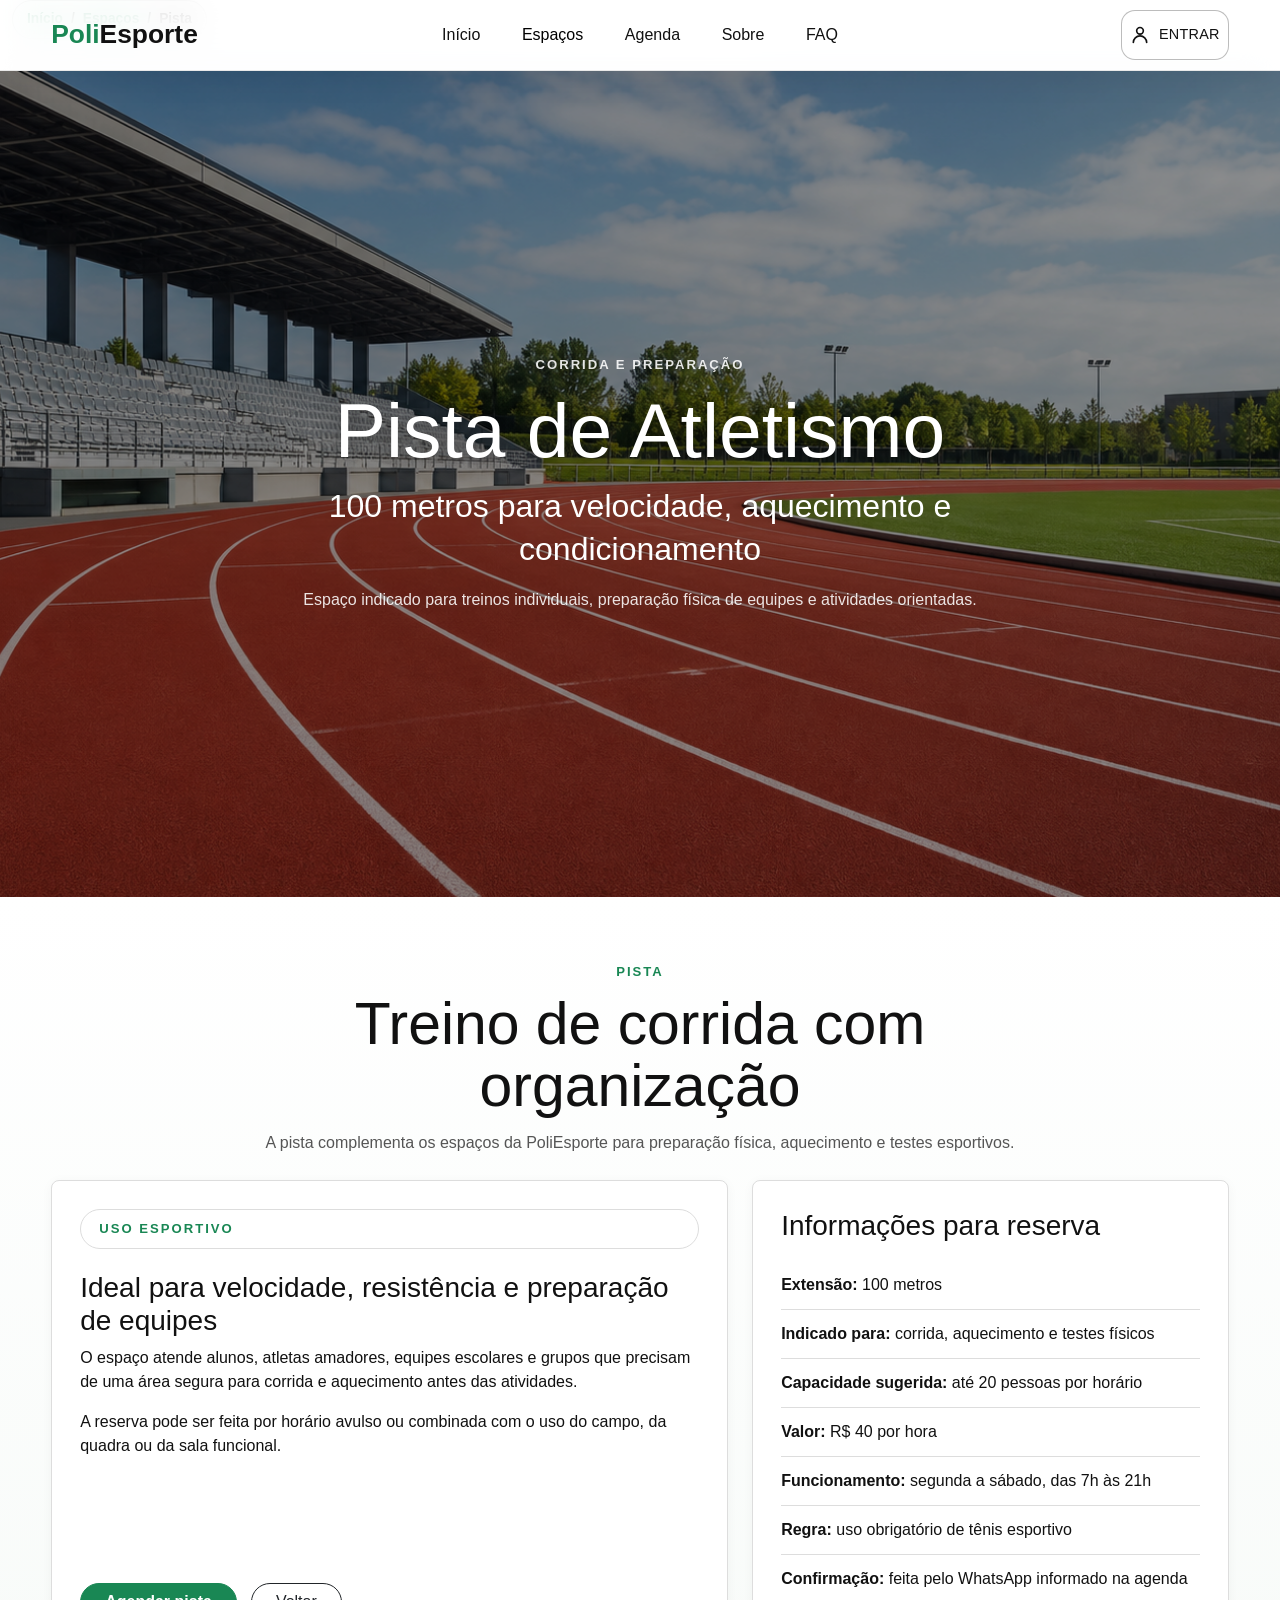
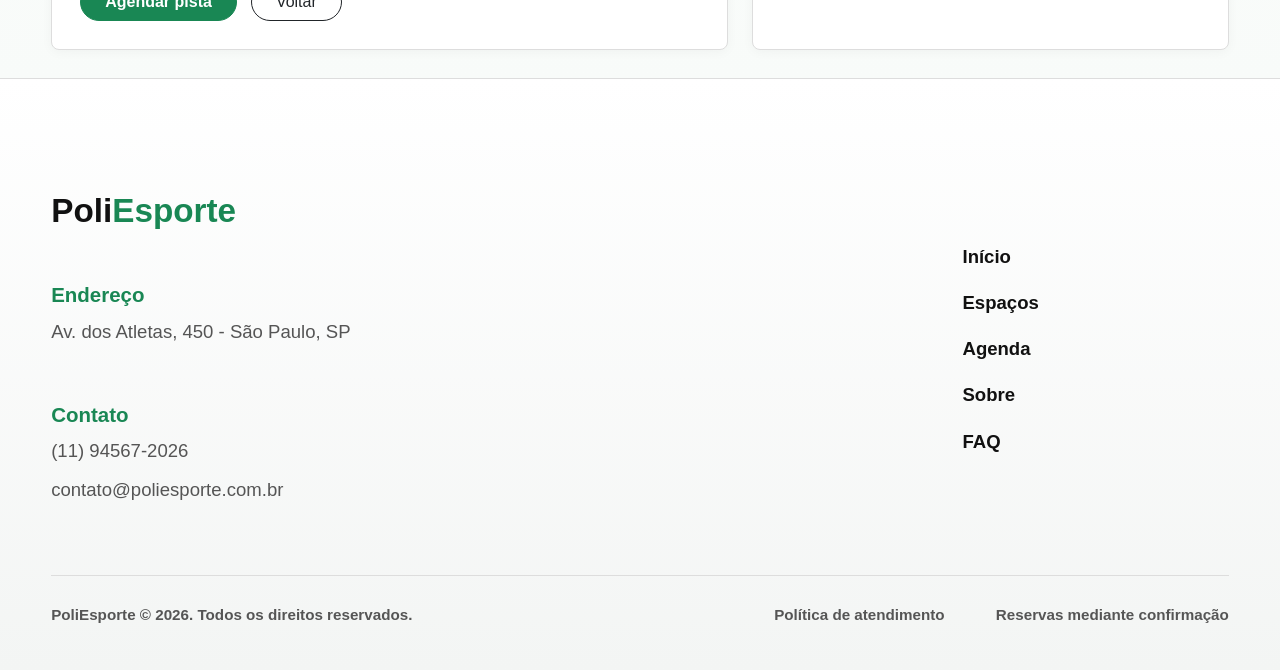
<file: pages/pista.html>
<!doctype html>
<html lang="pt-BR">
<head>
  <meta charset="UTF-8">
  <meta name="viewport" content="width=device-width, initial-scale=1.0">
  <meta name="description" content="Pista de atletismo da PoliEsporte para corrida, aquecimento, preparação física e testes de velocidade.">
  <title>PoliEsporte | Pista</title>
  <link rel="stylesheet" href="../css/bootstrap.min.css">
  <link rel="stylesheet" href="../css/style.css">
</head>
<body>
  <nav class="navbar navbar-expand-lg navbar-light sticky-top site-navbar">
    <div class="container-xxl nav-shell">
      <a class="navbar-brand" href="../index.html">Poli<span>Esporte</span></a>
      <button class="navbar-toggler" type="button" data-bs-toggle="collapse" data-bs-target="#menu" aria-label="Abrir menu de navegação">
        <span class="navbar-toggler-icon"></span>
      </button>
      <div class="collapse navbar-collapse nav-menu" id="menu">
        <div class="navbar-nav nav-main align-items-lg-center">
          <a class="nav-link nav-dot" href="../index.html">Início</a>
          <a class="nav-link nav-dot active" aria-current="page" href="espacos.html">Espaços</a>
          <a class="nav-link nav-dot" href="agenda.html">Agenda</a>
          <a class="nav-link nav-dot" href="sobre.html">Sobre</a>
          <a class="nav-link nav-dot" href="../index.html#faq">FAQ</a>
        </div>
        <div class="navbar-nav nav-actions align-items-lg-center">
          <a class="nav-link nav-login" href="login.html">Entrar</a>
        </div>
      </div>
    </div>
  </nav>

  <main>
    <section class="p-0">
      <div class="carousel-slide slide-pista">
        <div class="carousel-content">
          <p class="eyebrow">Corrida e preparação</p>
          <h1>Pista de Atletismo</h1>
          <h2>100 metros para velocidade, aquecimento e condicionamento</h2>
          <p>Espaço indicado para treinos individuais, preparação física de equipes e atividades orientadas.</p>
        </div>
      </div>
    </section>

    <section class="space-detail bg-white">
      <div class="container-xxl">
        <nav class="page-path" aria-label="breadcrumb">
          <a href="../index.html">Início</a>
          <span>/</span>
          <a href="espacos.html">Espaços</a>
          <span>/</span>
          <span>Pista</span>
        </nav>
        <div class="section-title">
          <p class="eyebrow">Pista</p>
          <h2>Treino de corrida com organização</h2>
          <p>A pista complementa os espaços da PoliEsporte para preparação física, aquecimento e testes esportivos.</p>
        </div>
        <div class="row g-4 align-items-stretch">
          <div class="col-lg-7">
            <article class="booking-box info-card">
              <p class="tag">Uso esportivo</p>
              <h3>Ideal para velocidade, resistência e preparação de equipes</h3>
              <p>O espaço atende alunos, atletas amadores, equipes escolares e grupos que precisam de uma área segura para corrida e aquecimento antes das atividades.</p>
              <p>A reserva pode ser feita por horário avulso ou combinada com o uso do campo, da quadra ou da sala funcional.</p>
              <div class="button-row">
                <a class="btn btn-accent rounded-pill px-4" href="agenda.html">Agendar pista</a>
                <a class="btn btn-outline-dark rounded-pill px-4" href="espacos.html">Voltar</a>
              </div>
            </article>
          </div>
          <div class="col-lg-5">
            <aside class="booking-box h-100">
              <h3>Informações para reserva</h3>
              <ul class="detail-list">
                <li><strong>Extensão:</strong> 100 metros</li>
                <li><strong>Indicado para:</strong> corrida, aquecimento e testes físicos</li>
                <li><strong>Capacidade sugerida:</strong> até 20 pessoas por horário</li>
                <li><strong>Valor:</strong> R$ 40 por hora</li>
                <li><strong>Funcionamento:</strong> segunda a sábado, das 7h às 21h</li>
                <li><strong>Regra:</strong> uso obrigatório de tênis esportivo</li>
                <li><strong>Confirmação:</strong> feita pelo WhatsApp informado na agenda</li>
              </ul>
            </aside>
          </div>
        </div>
      </div>
    </section>
  </main>
  <footer class="site-footer" id="contato">
  <div class="container-xxl footer-shell">
    <div class="footer-main">
      <div class="footer-info">
        <a class="footer-logo" href="../index.html">Poli<span>Esporte</span></a>

        <div class="footer-block">
          <h3>Endereço</h3>
          <a href="https://maps.app.goo.gl/vfr5kBDLpJYQasQP7" target="_blank" rel="noopener">Av. dos Atletas, 450 - São Paulo, SP</a>
        </div>

        <div class="footer-block">
          <h3>Contato</h3>
          <a href="https://wa.me/5511945672026" target="_blank" rel="noopener">(11) 94567-2026</a>
          <a href="mailto:contato@poliesporte.com.br">contato@poliesporte.com.br</a>
        </div>
      </div>

      <nav class="footer-nav" aria-label="Links do rodapé">
        <a href="../index.html">Início</a>
        <a href="espacos.html">Espaços</a>
        <a href="agenda.html">Agenda</a>
        <a href="sobre.html">Sobre</a>
        <a href="../index.html#faq">FAQ</a>
      </nav>
    </div>

    <div class="footer-bottom">
      <span>PoliEsporte © 2026. Todos os direitos reservados.</span>
      <div class="footer-legal">
        <span>Política de atendimento</span>
        <span>Reservas mediante confirmação</span>
      </div>
    </div>
  </div>
</footer>
  <script src="../js/bootstrap.bundle.min.js"></script>
</body>
</html>
</file>
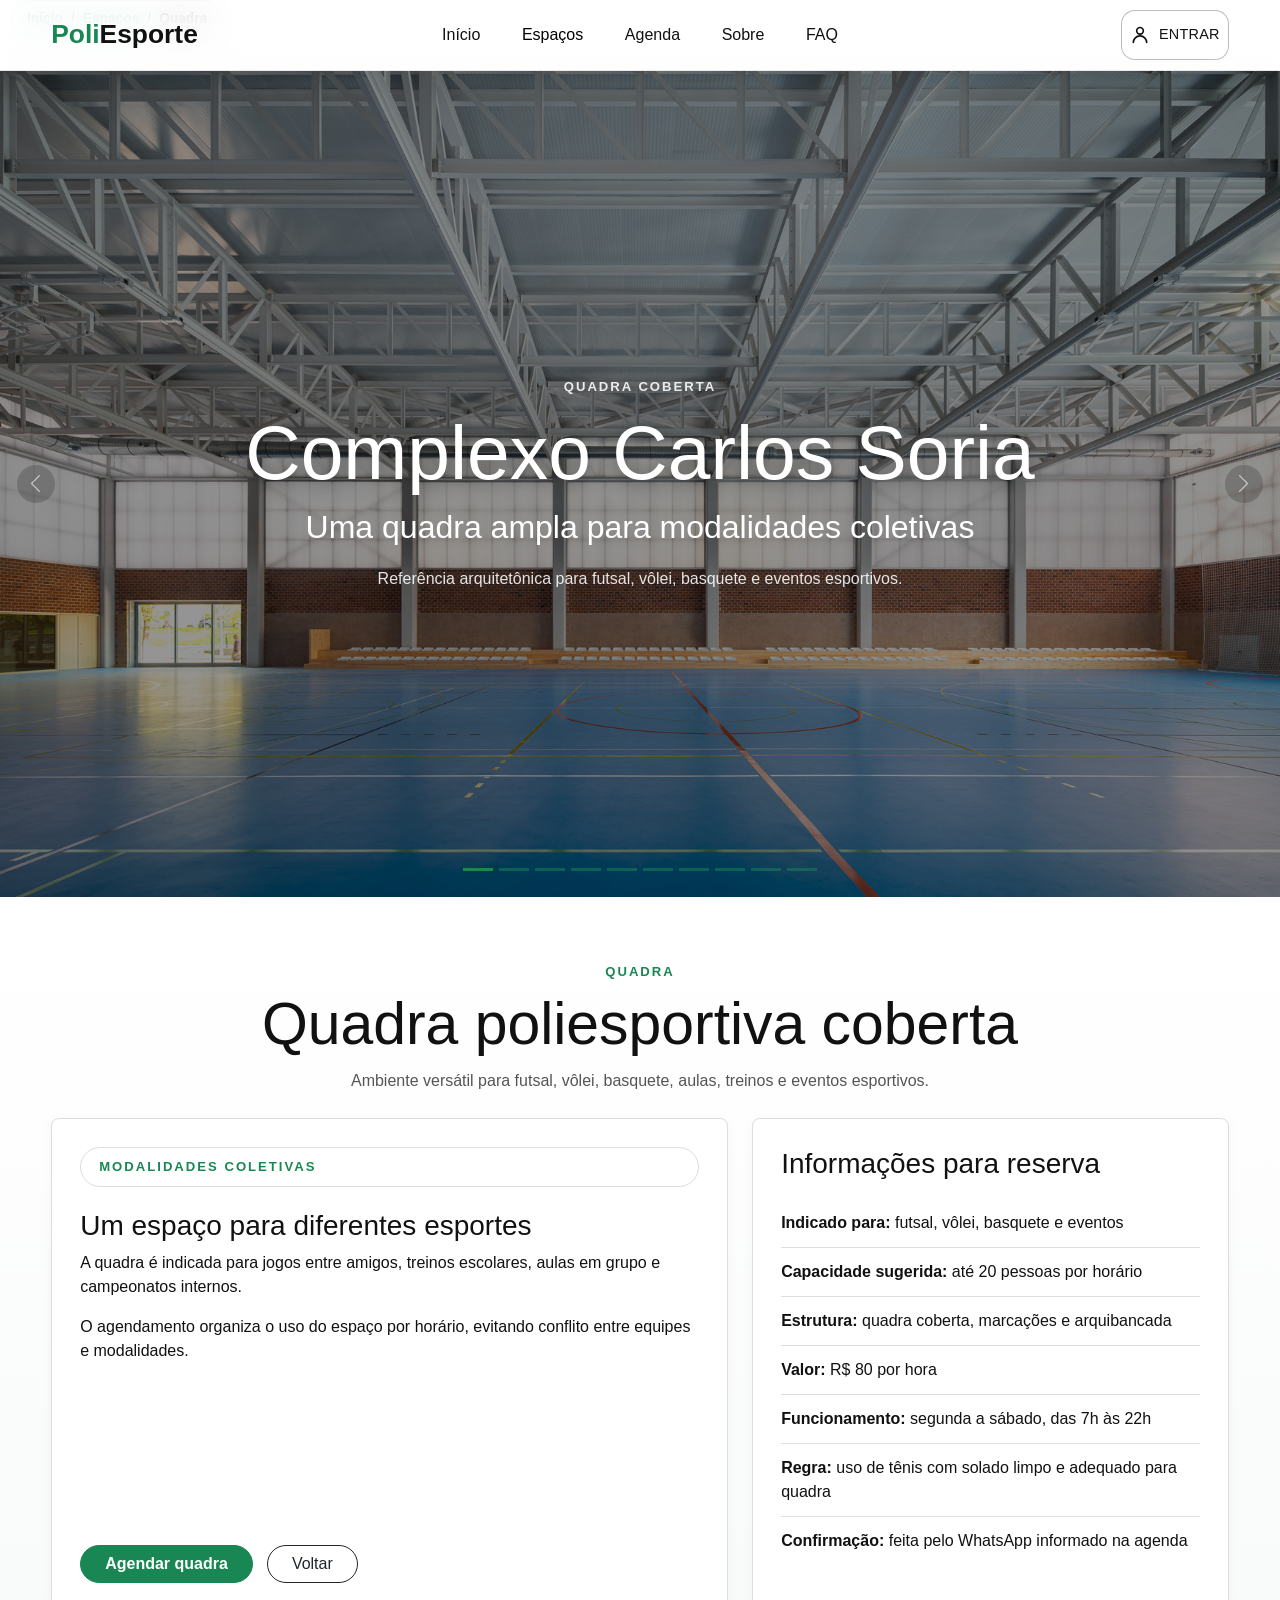
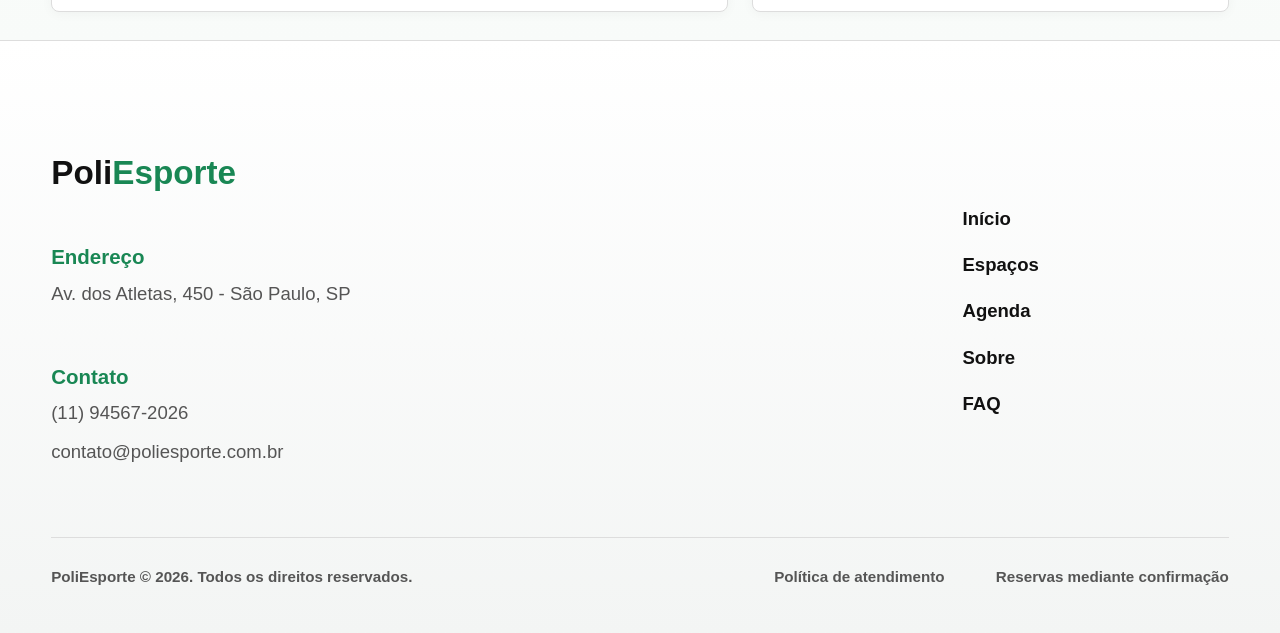
<file: pages/quadra.html>
<!doctype html>
<html lang="pt-BR">
<head>
  <meta charset="UTF-8">
  <meta name="viewport" content="width=device-width, initial-scale=1.0">
  <meta name="description" content="Quadra poliesportiva da PoliEsporte para futsal, vôlei, basquete, aulas e eventos esportivos.">
  <title>PoliEsporte | Quadra</title>
  <link rel="stylesheet" href="../css/bootstrap.min.css">
  <link rel="stylesheet" href="../css/style.css">
</head>
<body>
  <nav class="navbar navbar-expand-lg navbar-light sticky-top site-navbar">
    <div class="container-xxl nav-shell">
      <a class="navbar-brand" href="../index.html">Poli<span>Esporte</span></a>
      <button class="navbar-toggler" type="button" data-bs-toggle="collapse" data-bs-target="#menu" aria-label="Abrir menu de navegação">
        <span class="navbar-toggler-icon"></span>
      </button>
      <div class="collapse navbar-collapse nav-menu" id="menu">
        <div class="navbar-nav nav-main align-items-lg-center">
          <a class="nav-link nav-dot" href="../index.html">Início</a>
          <a class="nav-link nav-dot active" aria-current="page" href="espacos.html">Espaços</a>
          <a class="nav-link nav-dot" href="agenda.html">Agenda</a>
          <a class="nav-link nav-dot" href="sobre.html">Sobre</a>
          <a class="nav-link nav-dot" href="../index.html#faq">FAQ</a>
        </div>
        <div class="navbar-nav nav-actions align-items-lg-center">
          <a class="nav-link nav-login" href="login.html">Entrar</a>
        </div>
      </div>
    </div>
  </nav>

  <main>
    <section class="p-0">
      <div id="quadraCarousel" class="carousel slide plan-carousel">
        <div class="carousel-indicators">
          <button type="button" data-bs-target="#quadraCarousel" data-bs-slide-to="0" class="active" aria-current="true" aria-label="Quadra coberta"></button>
          <button type="button" data-bs-target="#quadraCarousel" data-bs-slide-to="1" aria-label="Espaço público ativo"></button>
          <button type="button" data-bs-target="#quadraCarousel" data-bs-slide-to="2" aria-label="Materiais da quadra"></button>
          <button type="button" data-bs-target="#quadraCarousel" data-bs-slide-to="3" aria-label="Treinos e eventos"></button>
          <button type="button" data-bs-target="#quadraCarousel" data-bs-slide-to="4" aria-label="Interior da quadra"></button>
          <button type="button" data-bs-target="#quadraCarousel" data-bs-slide-to="5" aria-label="Planta de situação"></button>
          <button type="button" data-bs-target="#quadraCarousel" data-bs-slide-to="6" aria-label="Planta da quadra"></button>
          <button type="button" data-bs-target="#quadraCarousel" data-bs-slide-to="7" aria-label="Elevações"></button>
          <button type="button" data-bs-target="#quadraCarousel" data-bs-slide-to="8" aria-label="Seções"></button>
          <button type="button" data-bs-target="#quadraCarousel" data-bs-slide-to="9" aria-label="Axonometria"></button>
        </div>
        <div class="carousel-inner">
          <div class="carousel-item active">
            <div class="carousel-slide quadra-projeto-1">
              <div class="carousel-content">
                <p class="eyebrow">Quadra coberta</p>
                <h1>Complexo Carlos Soria</h1>
                <h2>Uma quadra ampla para modalidades coletivas</h2>
                <p>Referência arquitetônica para futsal, vôlei, basquete e eventos esportivos.</p>
              </div>
            </div>
          </div>
          <div class="carousel-item">
            <div class="carousel-slide quadra-projeto-2">
              <div class="carousel-content">
                <p class="eyebrow">Arquitetura esportiva</p>
                <h1>Espaço público ativo</h1>
                <h2>Edifício integrado ao bairro e às áreas esportivas</h2>
                <p>O projeto organiza acesso, circulação e permanência de forma clara.</p>
              </div>
            </div>
          </div>
          <div class="carousel-item">
            <div class="carousel-slide quadra-projeto-3">
              <div class="carousel-content">
                <p class="eyebrow">Materiais</p>
                <h1>Tijolo e luz natural</h1>
                <h2>Fechamentos que deixam a construção leve e iluminada</h2>
                <p>A quadra usa materiais simples para criar um ambiente esportivo acolhedor.</p>
              </div>
            </div>
          </div>
          <div class="carousel-item">
            <div class="carousel-slide quadra-projeto-4">
              <div class="carousel-content">
                <p class="eyebrow">Uso coletivo</p>
                <h1>Treinos e eventos</h1>
                <h2>Ambiente preparado para diferentes atividades</h2>
                <p>A estrutura permite aulas, jogos, campeonatos e encontros da comunidade.</p>
              </div>
            </div>
          </div>
          <div class="carousel-item">
            <div class="carousel-slide quadra-projeto-5">
              <div class="carousel-content">
                <p class="eyebrow">Interior</p>
                <h1>Quadra versátil</h1>
                <h2>Marcação esportiva e arquibancada integrada</h2>
                <p>O espaço favorece o uso diário com conforto visual e organização.</p>
              </div>
            </div>
          </div>
          <div class="carousel-item"><div class="carousel-slide plan-slide quadra-situacao" role="img" aria-label="Planta de situação do complexo"></div></div>
          <div class="carousel-item"><div class="carousel-slide plan-slide quadra-planta" role="img" aria-label="Planta da quadra poliesportiva"></div></div>
          <div class="carousel-item"><div class="carousel-slide plan-slide quadra-alzados" role="img" aria-label="Elevações do complexo poliesportivo"></div></div>
          <div class="carousel-item"><div class="carousel-slide plan-slide quadra-secciones" role="img" aria-label="Seções do complexo poliesportivo"></div></div>
          <div class="carousel-item"><div class="carousel-slide plan-slide quadra-axonometria" role="img" aria-label="Axonometria do complexo poliesportivo"></div></div>
        </div>
        <button class="carousel-control-prev" type="button" data-bs-target="#quadraCarousel" data-bs-slide="prev">
          <span class="carousel-control-prev-icon"></span>
          <span class="visually-hidden">Anterior</span>
        </button>
        <button class="carousel-control-next" type="button" data-bs-target="#quadraCarousel" data-bs-slide="next">
          <span class="carousel-control-next-icon"></span>
          <span class="visually-hidden">Próximo</span>
        </button>
      </div>
    </section>

    <section class="space-detail bg-white">
      <div class="container-xxl">
        <nav class="page-path" aria-label="breadcrumb">
          <a href="../index.html">Início</a>
          <span>/</span>
          <a href="espacos.html">Espaços</a>
          <span>/</span>
          <span>Quadra</span>
        </nav>
        <div class="section-title">
          <p class="eyebrow">Quadra</p>
          <h2>Quadra poliesportiva coberta</h2>
          <p>Ambiente versátil para futsal, vôlei, basquete, aulas, treinos e eventos esportivos.</p>
        </div>
        <div class="row g-4 align-items-stretch">
          <div class="col-lg-7">
            <article class="booking-box info-card">
              <p class="tag">Modalidades coletivas</p>
              <h3>Um espaço para diferentes esportes</h3>
              <p>A quadra é indicada para jogos entre amigos, treinos escolares, aulas em grupo e campeonatos internos.</p>
              <p>O agendamento organiza o uso do espaço por horário, evitando conflito entre equipes e modalidades.</p>
              <div class="button-row">
                <a class="btn btn-accent rounded-pill px-4" href="agenda.html">Agendar quadra</a>
                <a class="btn btn-outline-dark rounded-pill px-4" href="espacos.html">Voltar</a>
              </div>
            </article>
          </div>
          <div class="col-lg-5">
            <aside class="booking-box h-100">
              <h3>Informações para reserva</h3>
              <ul class="detail-list">
                <li><strong>Indicado para:</strong> futsal, vôlei, basquete e eventos</li>
                <li><strong>Capacidade sugerida:</strong> até 20 pessoas por horário</li>
                <li><strong>Estrutura:</strong> quadra coberta, marcações e arquibancada</li>
                <li><strong>Valor:</strong> R$ 80 por hora</li>
                <li><strong>Funcionamento:</strong> segunda a sábado, das 7h às 22h</li>
                <li><strong>Regra:</strong> uso de tênis com solado limpo e adequado para quadra</li>
                <li><strong>Confirmação:</strong> feita pelo WhatsApp informado na agenda</li>
              </ul>
            </aside>
          </div>
        </div>
      </div>
    </section>
  </main>
  <footer class="site-footer" id="contato">
  <div class="container-xxl footer-shell">
    <div class="footer-main">
      <div class="footer-info">
        <a class="footer-logo" href="../index.html">Poli<span>Esporte</span></a>

        <div class="footer-block">
          <h3>Endereço</h3>
          <a href="https://maps.app.goo.gl/vfr5kBDLpJYQasQP7" target="_blank" rel="noopener">Av. dos Atletas, 450 - São Paulo, SP</a>
        </div>

        <div class="footer-block">
          <h3>Contato</h3>
          <a href="https://wa.me/5511945672026" target="_blank" rel="noopener">(11) 94567-2026</a>
          <a href="mailto:contato@poliesporte.com.br">contato@poliesporte.com.br</a>
        </div>
      </div>

      <nav class="footer-nav" aria-label="Links do rodapé">
        <a href="../index.html">Início</a>
        <a href="espacos.html">Espaços</a>
        <a href="agenda.html">Agenda</a>
        <a href="sobre.html">Sobre</a>
        <a href="../index.html#faq">FAQ</a>
      </nav>
    </div>

    <div class="footer-bottom">
      <span>PoliEsporte © 2026. Todos os direitos reservados.</span>
      <div class="footer-legal">
        <span>Política de atendimento</span>
        <span>Reservas mediante confirmação</span>
      </div>
    </div>
  </div>
</footer>
  <script src="../js/bootstrap.bundle.min.js"></script>
</body>
</html>
</file>
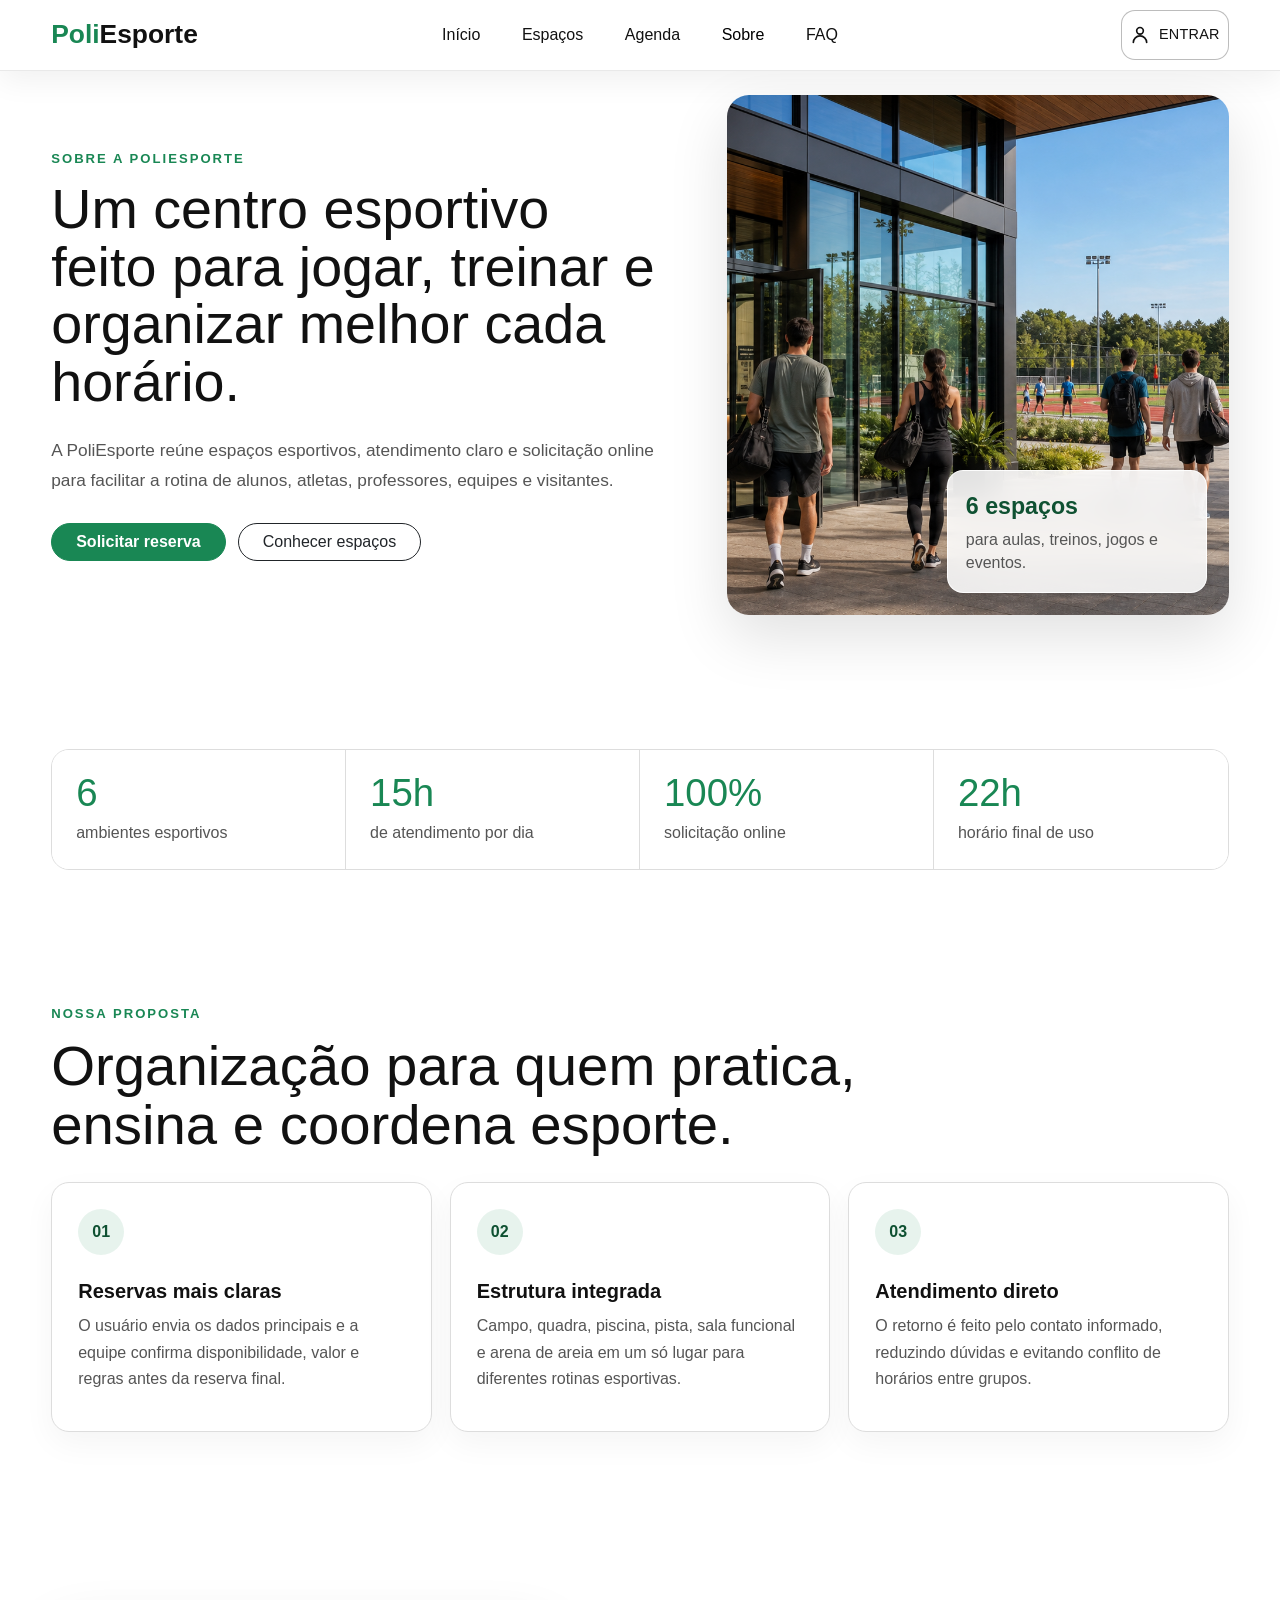
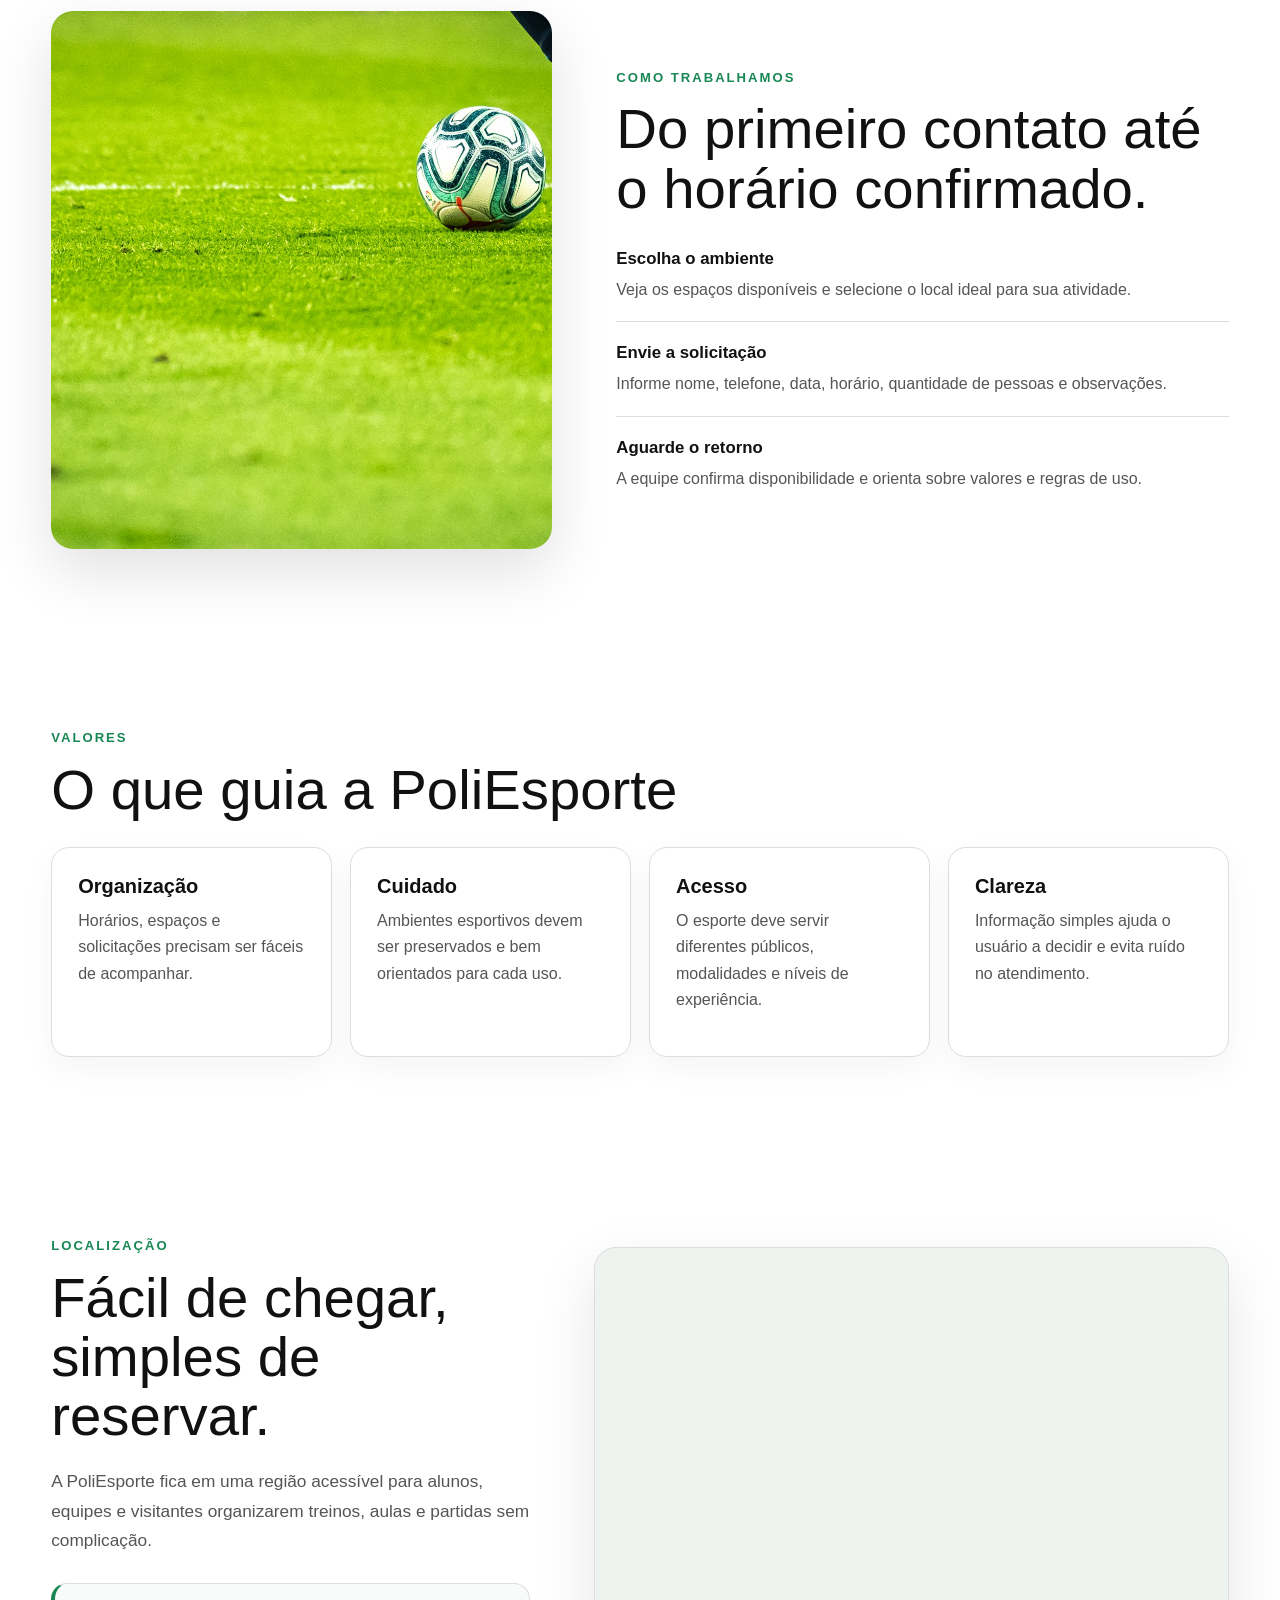
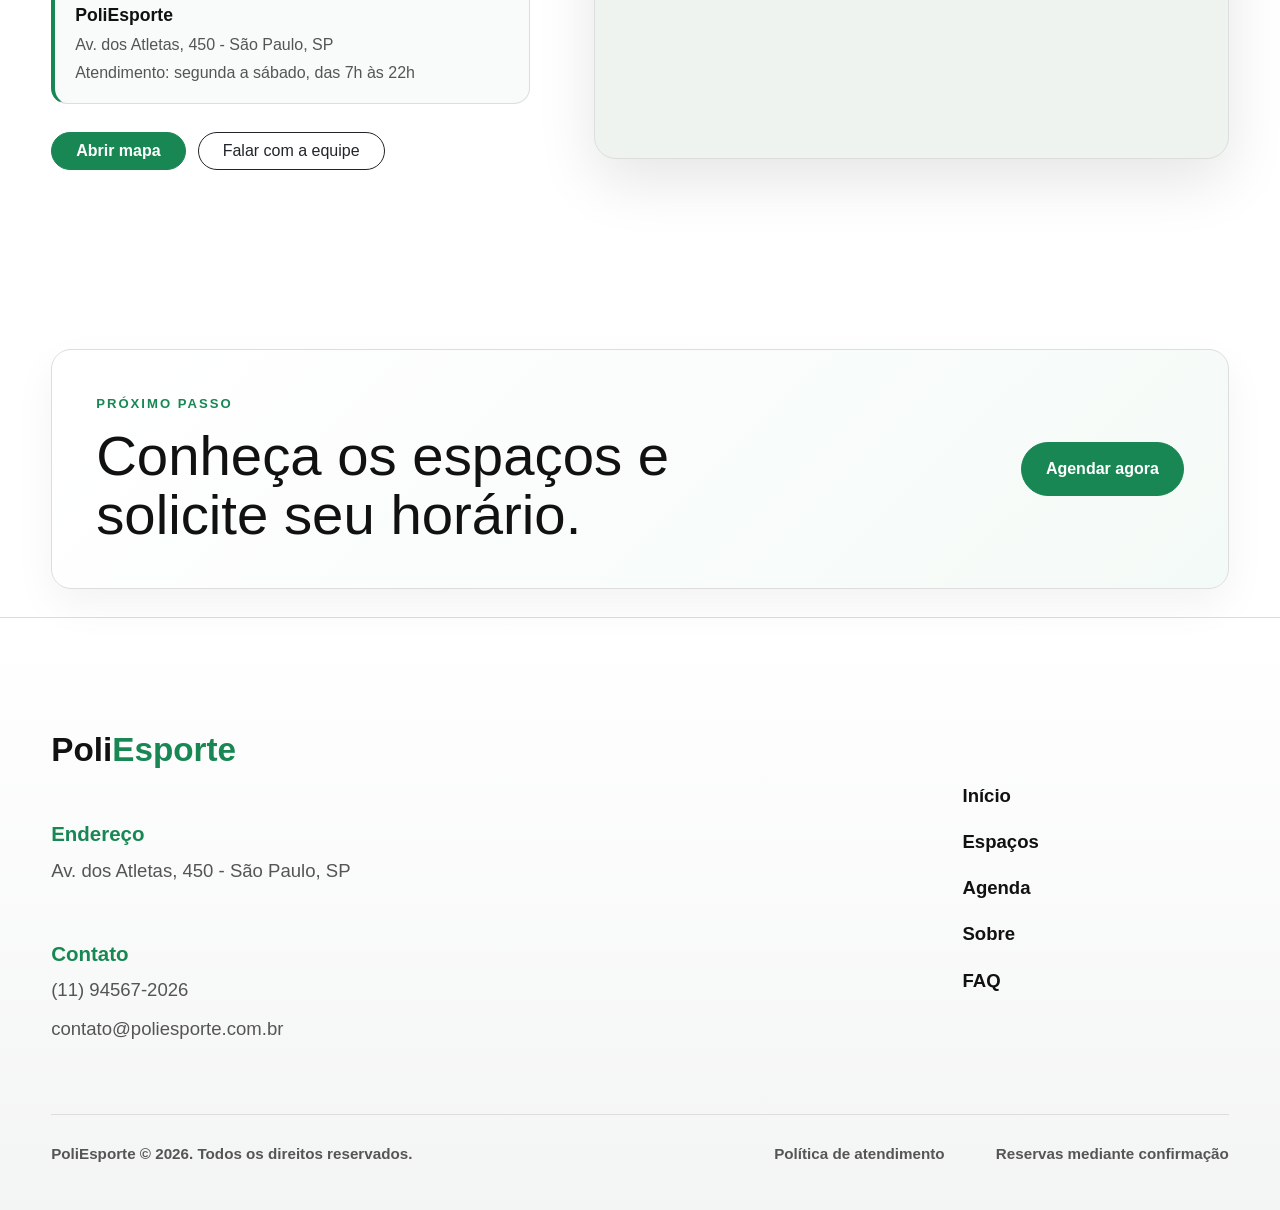
<file: pages/sobre.html>
<!doctype html>
<html lang="pt-BR">
<head>
  <meta charset="UTF-8">
  <meta name="viewport" content="width=device-width, initial-scale=1.0">
  <meta name="description" content="Conheça a PoliEsporte, centro esportivo que organiza reservas para treinos, jogos, aulas e eventos.">
  <title>PoliEsporte | Sobre</title>
  <link rel="stylesheet" href="../css/bootstrap.min.css">
  <link rel="stylesheet" href="../css/style.css">
</head>
<body>
  <nav class="navbar navbar-expand-lg navbar-light sticky-top site-navbar">
    <div class="container-xxl nav-shell">
      <a class="navbar-brand" href="../index.html">Poli<span>Esporte</span></a>
      <button class="navbar-toggler" type="button" data-bs-toggle="collapse" data-bs-target="#menu" aria-label="Abrir menu de navegação">
        <span class="navbar-toggler-icon"></span>
      </button>
      <div class="collapse navbar-collapse nav-menu" id="menu">
        <div class="navbar-nav nav-main align-items-lg-center">
          <a class="nav-link nav-dot" href="../index.html">Início</a>
          <a class="nav-link nav-dot" href="espacos.html">Espaços</a>
          <a class="nav-link nav-dot" href="agenda.html">Agenda</a>
          <a class="nav-link nav-dot active" aria-current="page" href="sobre.html">Sobre</a>
          <a class="nav-link nav-dot" href="../index.html#faq">FAQ</a>
        </div>
        <div class="navbar-nav nav-actions align-items-lg-center">
          <a class="nav-link nav-login" href="login.html">Entrar</a>
        </div>
      </div>
    </div>
  </nav>

  <main>
    <section class="about-page">
      <div class="container-xxl">
        <div class="about-screen about-screen-hero">
          <div class="about-hero">
            <div class="about-hero-copy">
              <p class="eyebrow">Sobre a PoliEsporte</p>
              <h1>Um centro esportivo feito para jogar, treinar e organizar melhor cada horário.</h1>
              <p>A PoliEsporte reúne espaços esportivos, atendimento claro e solicitação online para facilitar a rotina de alunos, atletas, professores, equipes e visitantes.</p>
              <div class="about-actions">
                <a class="btn btn-accent rounded-pill px-4" href="agenda.html">Solicitar reserva</a>
                <a class="btn btn-outline-dark rounded-pill px-4" href="espacos.html">Conhecer espaços</a>
              </div>
            </div>

            <div class="about-hero-media">
              <video autoplay muted loop playsinline poster="../img/sobre-centro.png" aria-label="Vídeo de ambiente esportivo">
                <source src="https://www.pexels.com/download/video/7072343/" type="video/mp4">
              </video>
              <div class="about-media-card">
                <strong>6 espaços</strong>
                <span>para aulas, treinos, jogos e eventos.</span>
              </div>
            </div>
          </div>
        </div>

        <div class="about-screen about-screen-metrics">
          <div class="about-metrics" aria-label="Dados da PoliEsporte">
            <div>
              <strong>6</strong>
              <span>ambientes esportivos</span>
            </div>
            <div>
              <strong>15h</strong>
              <span>de atendimento por dia</span>
            </div>
            <div>
              <strong>100%</strong>
              <span>solicitação online</span>
            </div>
            <div>
              <strong>22h</strong>
              <span>horário final de uso</span>
            </div>
          </div>
        </div>

        <div class="about-screen about-screen-proposal">
          <div class="about-section-head">
            <p class="eyebrow">Nossa proposta</p>
            <h2>Organização para quem pratica, ensina e coordena esporte.</h2>
          </div>

          <div class="about-feature-grid">
            <article class="about-feature-card">
              <span>01</span>
              <h3>Reservas mais claras</h3>
              <p>O usuário envia os dados principais e a equipe confirma disponibilidade, valor e regras antes da reserva final.</p>
            </article>
            <article class="about-feature-card">
              <span>02</span>
              <h3>Estrutura integrada</h3>
              <p>Campo, quadra, piscina, pista, sala funcional e arena de areia em um só lugar para diferentes rotinas esportivas.</p>
            </article>
            <article class="about-feature-card">
              <span>03</span>
              <h3>Atendimento direto</h3>
              <p>O retorno é feito pelo contato informado, reduzindo dúvidas e evitando conflito de horários entre grupos.</p>
            </article>
          </div>
        </div>

        <div class="about-screen about-screen-showcase">
          <div class="about-showcase">
            <div class="about-showcase-image">
              <video autoplay muted loop playsinline poster="../img/campo-real.jpg" aria-label="Vídeo de prática esportiva em campo">
                <source src="https://www.pexels.com/download/video/17515077/" type="video/mp4">
              </video>
            </div>
            <div class="about-showcase-copy">
              <p class="eyebrow">Como trabalhamos</p>
              <h2>Do primeiro contato até o horário confirmado.</h2>
              <div class="about-process-list">
                <div>
                  <strong>Escolha o ambiente</strong>
                  <p>Veja os espaços disponíveis e selecione o local ideal para sua atividade.</p>
                </div>
                <div>
                  <strong>Envie a solicitação</strong>
                  <p>Informe nome, telefone, data, horário, quantidade de pessoas e observações.</p>
                </div>
                <div>
                  <strong>Aguarde o retorno</strong>
                  <p>A equipe confirma disponibilidade e orienta sobre valores e regras de uso.</p>
                </div>
              </div>
            </div>
          </div>
        </div>

        <div class="about-screen about-screen-values">
          <div class="about-values">
            <div class="about-section-head">
              <p class="eyebrow">Valores</p>
              <h2>O que guia a PoliEsporte</h2>
            </div>
            <div class="about-values-grid">
              <article>
                <h3>Organização</h3>
                <p>Horários, espaços e solicitações precisam ser fáceis de acompanhar.</p>
              </article>
              <article>
                <h3>Cuidado</h3>
                <p>Ambientes esportivos devem ser preservados e bem orientados para cada uso.</p>
              </article>
              <article>
                <h3>Acesso</h3>
                <p>O esporte deve servir diferentes públicos, modalidades e níveis de experiência.</p>
              </article>
              <article>
                <h3>Clareza</h3>
                <p>Informação simples ajuda o usuário a decidir e evita ruído no atendimento.</p>
              </article>
            </div>
          </div>
        </div>

        <div class="about-screen about-screen-location">
          <div class="about-location">
            <div class="about-location-copy">
              <p class="eyebrow">Localização</p>
              <h2>Fácil de chegar, simples de reservar.</h2>
              <p>A PoliEsporte fica em uma região acessível para alunos, equipes e visitantes organizarem treinos, aulas e partidas sem complicação.</p>
              <div class="about-location-info">
                <strong>PoliEsporte</strong>
                <span>Av. dos Atletas, 450 - São Paulo, SP</span>
                <span>Atendimento: segunda a sábado, das 7h às 22h</span>
              </div>
              <div class="about-actions">
                <a class="btn btn-accent rounded-pill px-4" href="https://www.google.com/maps/search/?api=1&query=Av.%20dos%20Atletas%2C%20450%2C%20S%C3%A3o%20Paulo%2C%20SP" target="_blank" rel="noopener">Abrir mapa</a>
                <a class="btn btn-outline-dark rounded-pill px-4" href="#contato">Falar com a equipe</a>
              </div>
            </div>

            <div class="about-map-card about-map-embed" aria-label="Mapa ilustrativo da localização da PoliEsporte">
              <iframe
                width="100%"
                height="100%"
                style="border:0; width:100%; height:100%; display:block;"
                src="https://maps.google.com/maps?q=Av.%20dos%20Atletas%2C%20450%2C%20S%C3%A3o%20Paulo%2C%20SP&z=15&output=embed"
                title="Localização da PoliEsporte no Google Maps"
                loading="lazy"
                allowfullscreen=""
                referrerpolicy="no-referrer-when-downgrade"></iframe></div>
          </div>
        </div>

        <div class="about-screen about-screen-cta">
          <div class="about-cta">
            <div>
              <p class="eyebrow">Próximo passo</p>
              <h2>Conheça os espaços e solicite seu horário.</h2>
            </div>
            <a class="btn btn-accent rounded-pill px-4" href="agenda.html">Agendar agora</a>
          </div>
        </div>
      </div>
    </section>
  </main>
  <footer class="site-footer" id="contato">
  <div class="container-xxl footer-shell">
    <div class="footer-main">
      <div class="footer-info">
        <a class="footer-logo" href="../index.html">Poli<span>Esporte</span></a>

        <div class="footer-block">
          <h3>Endereço</h3>
          <a href="https://www.google.com/maps/search/?api=1&query=Av.%20dos%20Atletas%2C%20450%2C%20S%C3%A3o%20Paulo%2C%20SP" target="_blank" rel="noopener">Av. dos Atletas, 450 - São Paulo, SP</a>
        </div>

        <div class="footer-block">
          <h3>Contato</h3>
          <a href="https://wa.me/5511945672026" target="_blank" rel="noopener">(11) 94567-2026</a>
          <a href="mailto:contato@poliesporte.com.br">contato@poliesporte.com.br</a>
        </div>
      </div>

      <nav class="footer-nav" aria-label="Links do rodapé">
        <a href="../index.html">Início</a>
        <a href="espacos.html">Espaços</a>
        <a href="agenda.html">Agenda</a>
        <a href="sobre.html">Sobre</a>
        <a href="../index.html#faq">FAQ</a>
      </nav>
    </div>

    <div class="footer-bottom">
      <span>PoliEsporte © 2026. Todos os direitos reservados.</span>
      <div class="footer-legal">
        <span>Política de atendimento</span>
        <span>Reservas mediante confirmação</span>
      </div>
    </div>
  </div>
</footer>
  <script src="../js/bootstrap.bundle.min.js"></script>
</body>
</html>
</file>
<file: css/style.css>
:root {
  --accent: #198754;
  --accent-dark: #0f5132;
  --bg: #fff;
  --text: #111;
  --muted: #555;
  --line: #ddd;
  --soft: #f8f9f8;
  --shadow: 0 12px 32px rgba(0, 0, 0, .06);
  --site-gutter: clamp(18px, 4vw, 72px);
  --site-gutter-negative: clamp(-72px, -4vw, -18px);
}

*,
*::before,
*::after {
  box-sizing: border-box;
}

body {
  min-height: 100vh;
  display: flex;
  flex-direction: column;
  background: var(--bg);
  color: var(--text);
  font-family: Arial, Helvetica, sans-serif;
  overflow-x: hidden;
}

main {
  flex: 0 0 auto;
}

.container-xxl {
  max-width: none;
  padding-right: var(--site-gutter);
  padding-left: var(--site-gutter);
}

section {
  padding: 72px 0;
}

main > section:last-child {
  padding-bottom: 28px;
}

main > section:first-child:not(.p-0) {
  padding-top: 24px;
}

main > section:first-child:not(.p-0) > .container-xxl {
  position: relative;
}

#inicio {
  padding: 0;
}

/* Navbar */
.navbar {
  background: rgba(255, 255, 255, .72);
  border-bottom: 1px solid rgba(221, 221, 221, .65);
  box-shadow: 0 10px 30px rgba(0, 0, 0, .06);
  backdrop-filter: blur(18px) saturate(150%);
  -webkit-backdrop-filter: blur(18px) saturate(150%);
}

.site-navbar {
  padding: 10px 0;
}

.nav-shell {
  position: relative;
  display: flex;
  align-items: center;
}

.navbar-brand {
  color: var(--accent);
  font-size: 1.65rem;
  font-weight: 900;
  white-space: nowrap;
}

.navbar-brand span {
  color: var(--text);
}

.nav-menu {
  justify-content: flex-end;
  gap: clamp(18px, 3vw, 42px);
}

.nav-main {
  position: absolute;
  left: 50%;
  transform: translateX(-50%);
  gap: clamp(14px, 2vw, 28px);
  margin-inline: 0;
}

.nav-actions {
  gap: 14px;
  margin-left: clamp(12px, 2vw, 28px);
}

.nav-link {
  color: var(--text);
  font-weight: 500;
  white-space: nowrap;
}

.nav-link.active,
.nav-link:hover,
.section-title .eyebrow,
.tag,
.stat strong {
  color: var(--accent);
}

.nav-dot {
  position: relative;
  display: flex;
  align-items: center;
  gap: 0;
}

.nav-login {
  min-height: 50px;
  display: inline-flex;
  align-items: center;
  justify-content: center;
  gap: 9px;
  padding: .72rem 1.2rem;
  background: rgba(255, 255, 255, .46);
  border: 1px solid rgba(17, 17, 17, .28);
  border-radius: 14px;
  box-shadow: inset 0 1px 0 rgba(255, 255, 255, .75);
  color: var(--text);
  font-size: .9rem;
  font-weight: 500;
  letter-spacing: .02em;
  text-transform: uppercase;
}

.nav-login:hover,
.nav-login.active {
  background: rgba(25, 135, 84, .08);
  border-color: var(--accent);
  color: var(--accent-dark);
}

.nav-login::before {
  content: "";
  width: 20px;
  height: 20px;
  flex: 0 0 20px;
  background: currentColor;
  -webkit-mask: url("data:image/svg+xml,%3Csvg xmlns='http://www.w3.org/2000/svg' width='24' height='24' viewBox='0 0 24 24' fill='none' stroke='black' stroke-width='2' stroke-linecap='round' stroke-linejoin='round'%3E%3Cpath d='M20 21a8 8 0 0 0-16 0'/%3E%3Ccircle cx='12' cy='7' r='4'/%3E%3C/svg%3E") center / contain no-repeat;
  mask: url("data:image/svg+xml,%3Csvg xmlns='http://www.w3.org/2000/svg' width='24' height='24' viewBox='0 0 24 24' fill='none' stroke='black' stroke-width='2' stroke-linecap='round' stroke-linejoin='round'%3E%3Cpath d='M20 21a8 8 0 0 0-16 0'/%3E%3Ccircle cx='12' cy='7' r='4'/%3E%3C/svg%3E") center / contain no-repeat;
}

/* Buttons and forms */
.btn-accent {
  background: var(--accent);
  border-color: var(--accent);
  color: #fff;
  font-weight: 700;
}

.btn-accent:hover {
  background: var(--accent-dark);
  border-color: var(--accent-dark);
  color: #fff;
}

.form-control:focus,
.form-select:focus {
  border-color: rgba(25, 135, 84, .55);
  box-shadow: 0 0 0 .2rem rgba(25, 135, 84, .13);
}

.form-alert {
  margin: 0;
  border-radius: 10px;
}

.form-field .invalid-feedback.d-block,
.auth-field .invalid-feedback.d-block {
  display: block;
}

/* Footer */
footer {
  background: #f3f5f4;
  color: var(--text);
  line-height: 1.5;
}

.site-footer {
  padding: 0;
  background: linear-gradient(180deg, #fff 0%, #f3f5f4 100%);
  border-top: 1px solid var(--line);
}

.footer-shell {
  padding-top: clamp(72px, 9vw, 132px);
  padding-bottom: 44px;
}

.footer-main {
  display: grid;
  grid-template-columns: minmax(320px, 1fr) minmax(180px, .34fr);
  gap: clamp(48px, 10vw, 170px);
  align-items: center;
  padding: 0;
}

.footer-info {
  display: grid;
  gap: clamp(34px, 5vw, 56px);
}

.footer-logo {
  display: inline-block;
  width: fit-content;
  color: var(--text);
  font-size: clamp(1.8rem, 2.6vw, 2.6rem);
  font-weight: 900;
  line-height: 1;
  text-decoration: none;
}

.footer-logo span {
  color: var(--accent);
}

.footer-block {
  display: grid;
  gap: 10px;
}

.footer-block h3 {
  margin: 0;
  color: var(--accent);
  font-size: clamp(1.1rem, 1.6vw, 1.45rem);
  font-weight: 700;
}

.footer-block a {
  width: fit-content;
  max-width: 520px;
  color: var(--muted);
  font-size: clamp(1rem, 1.45vw, 1.25rem);
  font-weight: 500;
  line-height: 1.55;
  text-decoration: none;
  transition: color .2s ease;
}

.footer-block a:hover,
.footer-nav a:hover,
.footer-legal span:hover {
  color: var(--accent-dark);
}

.footer-nav {
  display: grid;
  gap: 24px;
  justify-items: start;
}

.footer-nav a {
  color: var(--text);
  font-size: clamp(1.05rem, 1.45vw, 1.35rem);
  font-weight: 700;
  line-height: 1.2;
  text-decoration: none;
  transition: color .2s ease;
}

.footer-bottom {
  display: flex;
  justify-content: space-between;
  align-items: center;
  gap: 24px;
  margin-top: clamp(42px, 6vw, 70px);
  padding-top: 28px;
  border-top: 1px solid var(--line);
  color: var(--muted);
  font-size: .95rem;
  font-weight: 700;
}

.footer-legal {
  display: flex;
  flex-wrap: wrap;
  justify-content: flex-end;
  gap: clamp(18px, 4vw, 70px);
}

.footer-legal span {
  color: var(--muted);
  cursor: default;
  transition: color .2s ease;
}

/* Hero and carousel */
.carousel-slide {
  position: relative;
  min-height: calc(100vh - 74px);
  display: flex;
  align-items: center;
  justify-content: center;
  padding: 72px 60px;
  background: center / cover;
  background-attachment: fixed;
  color: #fff;
  text-align: center;
  overflow: hidden;
}

.carousel-slide::before {
  content: "";
  position: absolute;
  inset: 0;
  z-index: 1;
  background: rgba(0, 0, 0, .42);
}

.hero-video {
  position: absolute;
  inset: 0;
  z-index: 0;
  width: 100%;
  height: 100%;
  object-fit: cover;
}

.carousel-content {
  position: relative;
  z-index: 2;
  width: min(920px, 100%);
  display: flex;
  flex-direction: column;
  align-items: center;
  gap: 16px;
}

.carousel-content h1 {
  max-width: 960px;
  margin: 0;
  font-size: clamp(2.8rem, 6vw, 5.8rem);
  font-weight: 500;
  line-height: 1;
  text-shadow: 0 4px 20px rgba(0, 0, 0, .45);
}

.carousel-content h2 {
  max-width: 820px;
  font-size: clamp(1.25rem, 2.5vw, 2rem);
  font-weight: 500;
  line-height: 1.35;
}

.carousel-content p {
  max-width: 720px;
  color: rgba(255, 255, 255, .88);
  line-height: 1.65;
}

.carousel-control-prev,
.carousel-control-next {
  width: 4.5rem;
}

.carousel-control-prev-icon,
.carousel-control-next-icon {
  width: 2.4rem;
  height: 2.4rem;
  background-color: rgba(0, 0, 0, .36);
  background-size: 55%;
  border-radius: 50%;
}

.plan-carousel .carousel-indicators [data-bs-target] {
  background-color: var(--accent);
}

/* Shared typography */
.eyebrow,
.carousel-content h1,
.carousel-content h2,
.carousel-content p {
  margin: 0;
}

.eyebrow,
.tag {
  font-size: .82rem;
  font-weight: 800;
  letter-spacing: 2px;
  text-transform: uppercase;
}

.section-title {
  max-width: 860px;
  margin: 0 auto 34px;
  text-align: center;
}

.section-title h2 {
  margin: 10px 0 12px;
  font-size: clamp(2.35rem, 4.6vw, 4.6rem);
  font-weight: 400;
  line-height: 1.05;
}

.section-title p,
.stat span {
  color: var(--muted);
  line-height: 1.7;
}

.page-path {
  position: absolute;
  top: 0;
  left: 12px;
  display: inline-flex;
  align-items: center;
  gap: 8px;
  margin: 0;
  padding: 8px 14px;
  background: rgba(255, 255, 255, .78);
  border: 1px solid var(--line);
  border-radius: 999px;
  color: var(--muted);
  font-size: .86rem;
  font-weight: 600;
}

.page-path a {
  color: var(--accent);
  text-decoration: none;
}

.page-path span:last-child {
  color: var(--text);
}

.page-path + .section-title {
  margin-bottom: 24px;
}

.tag {
  display: inline-block;
  margin-bottom: 22px;
  padding: 9px 18px;
  border: 1px solid var(--line);
  border-radius: 999px;
}

.spaces-home {
  padding: 64px 0 72px;
  overflow: hidden;
  background: #fff;
  color: var(--text);
}

.spaces-heading {
  display: flex;
  align-items: end;
  justify-content: space-between;
  gap: 24px;
  margin-bottom: 32px;
}

.spaces-heading .eyebrow {
  margin-bottom: 10px;
  color: var(--accent);
}

.spaces-heading h2 {
  margin: 0;
  font-size: clamp(2rem, 3vw, 3rem);
  font-weight: 900;
  line-height: 1.08;
}

.spaces-heading p {
  max-width: 620px;
  margin: 12px 0 0;
  color: var(--muted);
  line-height: 1.6;
}

.spaces-row {
  flex-wrap: nowrap;
  overflow-x: auto;
  margin-right: var(--site-gutter-negative);
  margin-left: 0;
  padding-bottom: 0;
  scroll-snap-type: x proximity;
  scrollbar-width: none;
  -ms-overflow-style: none;
}

.spaces-row > [class*="col-"] {
  width: clamp(330px, 31vw, 515px);
  flex: 0 0 clamp(330px, 31vw, 515px);
  padding-right: 14px;
  padding-left: 14px;
  scroll-snap-align: start;
}

.spaces-row > [class*="col-"]:first-child {
  padding-left: 0;
}

.spaces-row > [class*="col-"]:last-child {
  padding-right: 0;
}

.spaces-row::-webkit-scrollbar {
  display: none;
}

.spaces-home .space-card {
  min-height: clamp(390px, 31vw, 435px);
}

.spaces-home .space-card img {
  height: clamp(210px, 17vw, 278px);
  filter: saturate(1.04);
}

.spaces-home .space-card-body {
  padding: 22px 24px;
}

.spaces-home .space-card h3 {
  font-size: 1.12rem;
}

.spaces-page {
  padding-top: 0;
  background: linear-gradient(180deg, #fff 0%, #f8fbf9 48%, #fff 100%);
}

.spaces-company-hero {
  display: grid;
  grid-template-columns: minmax(0, .9fr) minmax(0, 1fr);
  gap: clamp(34px, 6vw, 92px);
  align-items: stretch;
  min-height: clamp(520px, 64vh, 720px);
  margin-bottom: 0;
}

.spaces-company-copy {
  align-self: center;
  padding: clamp(64px, 8vw, 108px) 0;
}

.spaces-company-copy .eyebrow,
.spaces-page-heading .eyebrow,
.spaces-closing-copy .eyebrow {
  color: var(--accent);
}

.spaces-company-copy h1 {
  max-width: 900px;
  margin: 0;
  color: var(--text);
  font-size: clamp(2.65rem, 4.8vw, 5.35rem);
  font-weight: 400;
  line-height: 1.03;
}

.spaces-company-copy > p:not(.eyebrow) {
  max-width: 760px;
  margin: 24px 0 0;
  color: var(--muted);
  font-size: clamp(1.02rem, 1.5vw, 1.2rem);
  line-height: 1.75;
}

.spaces-hero-actions {
  display: flex;
  flex-wrap: wrap;
  gap: 12px;
  margin-top: 30px;
}

.spaces-company-video {
  position: relative;
  order: -1;
  width: 100%;
  height: 100%;
  min-height: 100%;
  justify-self: stretch;
  align-self: stretch;
  overflow: hidden;
  background: #e9eceb;
  border: 0;
  border-radius: 0;
  box-shadow: none;
}

.spaces-company-video video {
  width: 100%;
  height: 100%;
  display: block;
  object-fit: cover;
  object-position: center;
}

.spaces-catalog-section {
  margin: clamp(38px, 5vw, 72px) 0 0;
  padding: clamp(32px, 4vw, 52px) 0 clamp(64px, 8vw, 104px);
  background: transparent;
  border-top: 1px solid var(--line);
}

.spaces-page-heading {
  display: grid;
  gap: 10px;
  justify-items: start;
  margin-bottom: 24px;
}

.spaces-page-heading .eyebrow {
  margin-bottom: 0;
}

.spaces-page-grid {
  display: grid;
  grid-template-columns: 1fr;
  gap: clamp(18px, 2vw, 26px);
  margin: 0;
}

.spaces-page-grid > div {
  width: 100%;
}

.spaces-page .space-card {
  position: relative;
  height: clamp(220px, 20vw, 300px);
  display: block;
  overflow: hidden;
  background: #111;
  border: 0;
  border-radius: 0;
  box-shadow: none;
}

.spaces-page .image-button {
  position: absolute;
  inset: 0;
  height: 100%;
}

.spaces-page .space-card img {
  display: block;
  width: 100%;
  height: 100%;
  min-height: 0;
  object-fit: cover;
  transition: transform .45s ease;
}

.spaces-page .space-card::after {
  content: "";
  position: absolute;
  inset: 0;
  pointer-events: none;
  background:
    linear-gradient(90deg, rgba(0, 0, 0, .58) 0%, rgba(0, 0, 0, .28) 36%, rgba(0, 0, 0, .06) 78%),
    linear-gradient(0deg, rgba(0, 0, 0, .42) 0%, transparent 46%);
}

.spaces-page .space-card:hover img {
  transform: scale(1.035);
}

.spaces-page .space-card-body {
  position: absolute;
  z-index: 1;
  inset: auto 0 0;
  max-width: none;
  padding: 0 clamp(132px, 12vw, 190px) clamp(26px, 3.6vw, 48px) clamp(28px, 4vw, 62px);
  color: #fff;
}

.spaces-page .space-card h3 {
  max-width: 500px;
  color: #fff;
  font-size: clamp(1.75rem, 3.2vw, 3.35rem);
  font-weight: 400;
  line-height: .98;
}

.spaces-closing-section {
  display: grid;
  gap: clamp(28px, 5vw, 56px);
  margin-top: clamp(56px, 7vw, 96px);
  padding-top: clamp(42px, 6vw, 78px);
  border-top: 1px solid var(--line);
}

.spaces-closing-copy h2 {
  max-width: 920px;
  margin: 0;
  font-size: clamp(2.1rem, 4.4vw, 5rem);
  font-weight: 400;
  line-height: 1.04;
}

.spaces-closing-copy p:last-child {
  max-width: 720px;
  margin: 20px 0 0;
  color: var(--muted);
  font-size: 1.02rem;
  line-height: 1.7;
}

.spaces-closing-grid {
  display: grid;
  grid-template-columns: repeat(3, minmax(0, 1fr));
  gap: clamp(18px, 2.5vw, 34px);
}

.spaces-closing-item {
  display: grid;
  gap: 18px;
  padding-top: 22px;
  border-top: 1px solid var(--line);
}

.spaces-closing-item span {
  width: 48px;
  height: 48px;
  display: grid;
  place-items: center;
  background: rgba(25, 135, 84, .1);
  border-radius: 50%;
  color: var(--accent-dark);
  font-weight: 800;
}

.spaces-closing-item h3 {
  margin: 0 0 8px;
  font-size: 1.2rem;
  font-weight: 700;
}

.spaces-closing-item p {
  margin: 0;
  color: var(--muted);
  line-height: 1.65;
}

/* Cards and space pages */
.stat,
.booking-box {
  background: #fff;
  border: 1px solid var(--line);
  border-radius: 8px;
  box-shadow: 0 2px 12px rgba(0, 0, 0, .04);
  transition: transform .2s ease, box-shadow .2s ease;
}

.space-card {
  background: #fff;
  border: 1px solid var(--line);
  border-radius: 14px;
  box-shadow: 0 12px 32px rgba(0, 0, 0, .06);
  transition: transform .2s ease, box-shadow .2s ease, border-color .2s ease;
}

.space-card:hover,
.booking-box:hover,
.stat:hover {
  transform: translateY(-2px);
  box-shadow: var(--shadow);
}

.space-card:hover {
  border-color: rgba(25, 135, 84, .36);
  box-shadow: 0 18px 42px rgba(0, 0, 0, .09);
}

.stat {
  padding: 28px 24px;
  text-align: center;
}

.stat strong {
  display: block;
  font-size: 1.8rem;
}

.space-card {
  height: 100%;
  display: flex;
  flex-direction: column;
  overflow: hidden;
}

.space-card img {
  display: block;
  width: 100%;
  height: clamp(220px, 18vw, 280px);
  object-fit: cover;
}

.space-card h3 {
  order: 1;
  margin: 0;
  color: var(--text);
  font-size: 1.18rem;
  font-weight: 800;
  line-height: 1.25;
}

.space-card-body,
.booking-box {
  padding: 28px;
}

.space-card-body {
  flex: 1;
  display: flex;
  flex-direction: column;
  gap: 14px;
}

.space-card-body .btn {
  order: 4;
  align-self: flex-start;
  margin-top: auto;
  background: transparent;
  border-color: rgba(25, 135, 84, .42);
  color: var(--accent-dark);
  font-weight: 700;
}

.spaces-page .space-card-body .btn {
  position: absolute;
  right: clamp(30px, 5vw, 96px);
  bottom: clamp(28px, 5vw, 72px);
  width: clamp(56px, 4.4vw, 72px);
  height: clamp(56px, 4.4vw, 72px);
  display: grid;
  place-items: center;
  padding: 0 !important;
  background: rgba(255, 255, 255, .92);
  border: 0;
  border-radius: 50% !important;
  color: var(--text);
  font-size: 0;
  box-shadow: 0 14px 34px rgba(0, 0, 0, .2);
  transform: none;
}

.spaces-page .space-card-body .btn::before {
  content: "\2197";
  font-size: clamp(1.35rem, 2vw, 1.75rem);
  line-height: 1;
}

.spaces-page .space-card-body .btn:hover {
  background: #fff;
  color: var(--accent-dark);
}

.space-card-body .btn:hover {
  background: var(--accent);
  border-color: var(--accent);
  color: #fff;
}

.space-card small {
  order: 2;
  align-self: flex-start;
  display: inline-flex;
  align-items: center;
  min-height: 30px;
  padding: 7px 12px;
  background: rgba(25, 135, 84, .1);
  border-radius: 999px;
  color: var(--accent-dark);
  font-size: .72rem;
  font-weight: 800;
  letter-spacing: 0;
  text-transform: uppercase;
}

.spaces-page .space-card small {
  order: 1;
  background: rgba(255, 255, 255, .18);
  color: #fff;
  backdrop-filter: blur(12px);
  -webkit-backdrop-filter: blur(12px);
}

.space-card p {
  order: 3;
  margin: 0;
  color: var(--muted);
  font-size: .95rem;
  line-height: 1.6;
}

.spaces-page .space-card p {
  max-width: 520px;
  color: rgba(255, 255, 255, .88);
  font-size: clamp(1rem, 1.35vw, 1.18rem);
}

.image-button {
  display: block;
  width: 100%;
  padding: 0;
  overflow: hidden;
  background: transparent;
  border: 0;
  color: inherit;
  cursor: pointer;
  text-decoration: none;
}

.image-button img {
  transition: transform .25s ease;
}

.image-button:hover img {
  transform: scale(1.05);
}

.image-button:focus-visible {
  outline: 3px solid var(--accent);
  outline-offset: 4px;
}

.info-card {
  height: 100%;
  display: flex;
  flex-direction: column;
}

.button-row {
  display: flex;
  flex-wrap: wrap;
  gap: 14px;
  margin-top: auto;
}

.booking-section {
  min-height: 100vh;
  display: flex;
  align-items: center;
  padding: clamp(72px, 8vh, 110px) 0;
  background: linear-gradient(180deg, #fff 0%, #f8fbf9 100%);
  border: 0;
}

.booking-section .container-xxl {
  position: static !important;
}

.booking-layout {
  display: grid;
  grid-template-columns: minmax(280px, .8fr) minmax(0, 1.2fr);
  gap: clamp(42px, 6vw, 90px);
  align-items: center;
}

.booking-copy {
  max-width: 680px;
}

.booking-copy h2 {
  max-width: 720px;
  margin: 0 0 24px;
  color: var(--text);
  font-size: clamp(4rem, 5.8vw, 6.6rem);
  font-weight: 400;
  letter-spacing: 0;
  line-height: .96;
}

.booking-copy h2 span {
  display: block;
  color: var(--accent);
  font-weight: 400;
}

.booking-copy p:not(.eyebrow) {
  margin: 0 0 28px;
  color: var(--muted);
  font-size: 1.08rem;
  line-height: 1.7;
}

.booking-steps {
  position: relative;
  display: grid;
  gap: 18px;
}

.booking-steps::before {
  content: "";
  position: absolute;
  top: 34px;
  bottom: 34px;
  left: 31px;
  width: 2px;
  background: rgba(25, 135, 84, .22);
}

.booking-step {
  position: relative;
  display: grid;
  grid-template-columns: 64px 1fr;
  gap: 20px;
  align-items: start;
  padding: 24px 26px;
  background: #fff;
  border: 1px solid var(--line);
  border-radius: 14px;
  box-shadow: 0 12px 32px rgba(0, 0, 0, .05);
}

.booking-step span {
  position: relative;
  z-index: 1;
  width: 64px;
  height: 64px;
  display: grid;
  place-items: center;
  background: var(--accent);
  border-radius: 50%;
  box-shadow: 0 0 0 8px #f8fbf9;
  color: #fff;
  font-weight: 900;
}

.booking-step h3 {
  margin: 0 0 8px;
  font-size: 1.25rem;
  font-weight: 800;
}

.booking-step p {
  margin: 0;
  color: var(--muted);
  line-height: 1.6;
}

.testimonials-section {
  padding: clamp(72px, 8vh, 110px) 0;
  background: #fff;
}

main > .testimonials-section:last-child {
  padding-bottom: clamp(72px, 8vh, 110px);
}

.testimonials-head {
  display: flex;
  align-items: end;
  justify-content: space-between;
  gap: 28px;
  margin-bottom: 36px;
}

.testimonials-head h2 {
  max-width: 760px;
  margin: 10px 0 0;
  color: var(--text);
  font-size: clamp(2.6rem, 5vw, 5rem);
  font-weight: 400;
  line-height: 1.02;
}

.rating-summary {
  min-width: 210px;
  padding: 20px 24px;
  background: var(--soft);
  border: 1px solid var(--line);
  border-radius: 16px;
}

.rating-summary strong {
  display: block;
  color: var(--accent);
  font-size: 2.4rem;
  font-weight: 500;
  line-height: 1;
}

.rating-summary span {
  display: block;
  margin-top: 6px;
  color: var(--muted);
  font-size: .95rem;
}

.testimonial-card {
  height: 100%;
  display: flex;
  flex-direction: column;
  gap: 16px;
  padding: 28px;
  background: #fff;
  border: 1px solid var(--line);
  border-radius: 16px;
  box-shadow: 0 12px 32px rgba(0, 0, 0, .05);
}

.stars {
  color: var(--accent);
  font-size: 1rem;
  letter-spacing: 3px;
}

.testimonial-card p {
  margin: 0;
  color: var(--text);
  font-size: 1.05rem;
  line-height: 1.7;
}

.testimonial-card strong {
  margin-top: auto;
  font-size: 1.05rem;
}

.testimonial-card span {
  color: var(--muted);
}

.home-faq-section {
  padding: clamp(72px, 8vh, 110px) 0;
  background: #f3f6f5;
}

.home-faq-layout {
  display: grid;
  grid-template-columns: minmax(260px, .55fr) minmax(0, 1fr);
  gap: clamp(38px, 7vw, 110px);
  align-items: start;
}

.home-faq-copy .eyebrow {
  width: fit-content;
  margin-bottom: 26px;
  padding: 14px 22px;
  color: var(--accent);
  border: 1px solid rgba(25, 135, 84, .2);
  border-radius: 999px;
  box-shadow: 0 14px 34px rgba(25, 135, 84, .08);
}

.home-faq-copy h2 {
  max-width: 420px;
  margin: 0;
  font-size: clamp(2.8rem, 5vw, 5.4rem);
  font-weight: 400;
  line-height: 1.08;
}

.home-faq-copy p {
  max-width: 430px;
  color: #6b7785;
  font-size: 1.05rem;
  line-height: 1.75;
}

.home-faq-lead {
  margin: 42px 0 20px;
  color: var(--accent) !important;
  font-size: 1.35rem !important;
  line-height: 1.35 !important;
}

.home-faq-list {
  gap: 0;
}

.home-faq-list .accordion-item {
  background: transparent;
  border: 0 !important;
  border-bottom: 1px solid #d6dcda !important;
  border-radius: 0 !important;
  box-shadow: none;
}

.home-faq-list .accordion-button {
  min-height: 96px;
  padding: 26px 0;
  background: transparent;
  color: #162430;
  font-size: 1.08rem;
  font-weight: 800;
  line-height: 1.4;
  box-shadow: none;
}

.home-faq-list .accordion-button:not(.collapsed) {
  background: transparent;
  color: var(--accent-dark);
  box-shadow: none;
}

.home-faq-list .accordion-button:focus {
  box-shadow: none;
}

.home-faq-list .accordion-button::after {
  width: auto;
  height: auto;
  margin-left: 24px;
  background-image: none;
  color: var(--accent);
  content: "+";
  font-size: 2rem;
  font-weight: 400;
  line-height: 1;
  transform: none;
}

.home-faq-list .accordion-button:not(.collapsed)::after {
  content: "-";
}

.home-faq-list .accordion-body {
  max-width: 760px;
  padding: 0 56px 26px 0;
  color: #58636f;
  font-size: 1rem;
  line-height: 1.75;
}

.final-cta-section {
  padding: 18px 0 clamp(72px, 8vh, 110px);
  background: #fff;
}

main > .final-cta-section:last-child {
  padding-bottom: clamp(72px, 8vh, 110px);
}

.final-cta-card {
  display: flex;
  align-items: center;
  justify-content: space-between;
  gap: 28px;
  padding: clamp(28px, 4vw, 44px);
  background: linear-gradient(135deg, #fff 0%, #f4faf7 100%);
  border: 1px solid var(--line);
  border-radius: 18px;
  box-shadow: 0 16px 42px rgba(0, 0, 0, .05);
}

.final-cta-card h2 {
  max-width: 720px;
  margin: 8px 0 12px;
  font-size: clamp(2rem, 4.2vw, 4.2rem);
  font-weight: 400;
  line-height: 1.05;
}

.final-cta-card p:last-child {
  max-width: 680px;
  margin: 0;
  color: var(--muted);
  line-height: 1.7;
}

.final-cta-card .btn {
  flex: 0 0 auto;
  min-width: 190px;
  padding-block: 14px;
}

.space-detail {
  padding-top: 64px;
  background: linear-gradient(180deg, #fff 0%, #f8fbf9 100%);
}

.detail-list {
  padding: 0;
  margin: 18px 0;
  list-style: none;
}

.detail-list li {
  padding: 12px 0;
  border-bottom: 1px solid var(--line);
}

.detail-list li:last-child {
  border-bottom: 0;
}

/* Auth pages */
.login-body,
.cadastro-body,
.login-body main,
.cadastro-body main {
  background: #fff;
}

.auth-options {
  display: flex;
  align-items: center;
  justify-content: space-between;
  gap: 14px;
}

.auth-options a {
  color: var(--accent-dark);
  font-weight: 800;
  text-decoration: none;
}

.auth-options a:hover {
  text-decoration: underline;
}

.auth-alert {
  margin-bottom: 22px;
  border-radius: 10px;
}

.password-toggle {
  min-width: auto;
  padding-inline: 16px;
  background: #fff !important;
  border-color: var(--line) !important;
  border-left: 0 !important;
  color: var(--accent-dark) !important;
  font-size: .9rem;
  font-weight: 800;
}

.password-toggle:hover {
  background: var(--accent) !important;
  border-color: var(--accent) !important;
  color: #fff !important;
}

.split-login-body {
  display: block;
  min-height: 100vh;
  overflow: hidden;
  background: #fff;
  color: var(--text);
}

.split-login-body main {
  min-height: 100vh;
}

.split-login-page {
  min-height: 100vh;
  height: 100vh;
  display: grid;
  grid-template-columns: minmax(0, 1fr) minmax(440px, 35vw);
  padding: 0 !important;
  background: #fff;
}

.split-brand-panel {
  position: relative;
  min-height: 100vh;
  height: 100vh;
  display: flex;
  flex-direction: column;
  justify-content: space-between;
  overflow: hidden;
  padding: clamp(32px, 5vw, 68px);
  background: center / cover no-repeat;
  color: #fff;
}

.login-body .split-brand-panel,
.cadastro-body .split-brand-panel {
  background-image: linear-gradient(90deg, rgba(0, 0, 0, .62), rgba(0, 0, 0, .18)), url("../img/sobre-centro.png");
  background-position: center;
}

.split-brand-panel::after {
  content: "";
  position: absolute;
  inset: 0;
  background: linear-gradient(135deg, rgba(0, 0, 0, .35), rgba(0, 0, 0, .05));
  pointer-events: none;
}

.split-back-link,
.split-brand-copy {
  position: relative;
  z-index: 1;
}

.split-back-link {
  align-self: flex-start;
  color: #fff;
  font-size: 1.35rem;
  font-weight: 900;
  text-decoration: none;
}

.split-back-link span {
  color: #78e6be;
}

.split-brand-copy {
  max-width: 640px;
  margin-top: auto;
}

.split-brand-copy h1 {
  max-width: 640px;
  margin: 10px 0 14px;
  font-size: clamp(2rem, 4.2vw, 3.9rem);
  font-weight: 900;
  line-height: 1.04;
  text-shadow: 0 8px 26px rgba(0, 0, 0, .28);
}

.split-brand-copy p:last-child {
  max-width: 540px;
  margin: 0;
  color: rgba(255, 255, 255, .88);
  line-height: 1.65;
}

.split-auth-panel {
  min-height: 100vh;
  height: 100vh;
  display: flex;
  align-items: flex-start;
  justify-content: center;
  overflow-y: auto;
  padding: 56px clamp(40px, 4vw, 82px) 42px;
  background: #fff;
  color: var(--text);
}

.split-auth-content {
  width: min(100%, 500px);
}

.split-auth-brand {
  display: inline-block;
  margin-bottom: 44px;
  color: var(--text);
  font-size: 1.65rem;
  font-weight: 900;
  text-decoration: none;
}

.split-auth-brand span {
  color: var(--accent);
}

.split-auth-head h2 {
  margin: 0 0 8px;
  color: var(--text);
  font-size: clamp(1.9rem, 3vw, 2.35rem);
  font-weight: 900;
}

.split-auth-head p {
  margin: 0 0 24px;
  color: var(--muted);
  line-height: 1.6;
}

.split-auth-panel .form-label {
  color: var(--text);
  font-weight: 700;
}

.split-auth-panel .form-control {
  min-height: 54px;
  background: #fff;
  border-color: var(--line);
  border-radius: 8px;
  color: var(--text);
}

.split-auth-panel .form-control::placeholder {
  color: #777;
}

.split-auth-panel .form-control:focus {
  background: #fff;
  border-color: rgba(25, 135, 84, .55);
  box-shadow: 0 0 0 .2rem rgba(25, 135, 84, .13);
  color: var(--text);
}

.split-auth-panel .input-group .form-control {
  border-right: 0;
}

.split-auth-panel .input-group .btn {
  min-height: 54px;
  border-radius: 0 8px 8px 0;
}

.split-auth-panel .form-check-input {
  background-color: #fff;
  border-color: #cfd4da;
}

.split-auth-panel .form-check-input:checked {
  background-color: var(--accent);
  border-color: var(--accent);
}

.split-auth-panel .btn-accent.rounded-pill {
  min-height: 56px;
  border-radius: 999px !important;
}

.split-forgot-link,
.split-create-account strong,
.split-auth-links a:hover {
  color: var(--accent-dark);
}

.split-divider {
  height: 1px;
  margin: 34px 0 22px;
  background: var(--line);
}

.split-create-account {
  min-height: 68px;
  display: flex;
  align-items: center;
  justify-content: space-between;
  gap: 16px;
  padding: 18px 20px;
  background: var(--soft);
  border: 1px solid var(--line);
  border-radius: 10px;
  color: var(--text);
  text-decoration: none;
}

.split-create-account span {
  color: var(--muted);
}

.split-create-account:hover {
  border-color: var(--accent);
}

.split-auth-links {
  display: flex;
  justify-content: center;
  gap: 22px;
  margin-top: 18px;
}

.split-auth-links a {
  color: var(--muted);
  font-weight: 700;
  text-decoration: none;
}

/* Agenda and account */
.agenda-page,
.agenda-compact {
  background: #fff;
}

.agenda-hero {
  max-width: none;
  margin-bottom: 34px;
}

.agenda-hero .eyebrow {
  margin-bottom: 12px;
  color: var(--accent);
}

.agenda-hero h1 {
  max-width: none;
  margin: 0;
  color: var(--text);
  font-size: clamp(2.4rem, 4.1vw, 4.5rem);
  font-weight: 400;
  line-height: .98;
  white-space: nowrap;
}

.agenda-hero h1 span {
  display: inline;
  color: var(--accent);
}

.agenda-hero p:last-child {
  max-width: 760px;
  margin: 22px 0 0;
  color: var(--muted);
  font-size: 1.08rem;
  line-height: 1.7;
}

.account-page .page-path {
  position: static;
  margin-bottom: 18px;
}

.agenda-form-panel {
  width: 100%;
  margin: 0;
  padding: 0;
  background: transparent;
  border: 0;
  border-radius: 0;
  box-shadow: none;
}

.agenda-inline-alert {
  margin: 0 0 26px;
  border: 0;
  border-radius: 12px;
  box-shadow: 0 8px 22px rgba(0, 0, 0, .04);
}

.agenda-form-panel .form-control,
.agenda-form-panel .form-select {
  min-height: 54px;
  border-radius: 10px;
}

.agenda-form-panel textarea.form-control {
  min-height: 120px;
}

.agenda-form-stack {
  min-height: 100%;
  display: flex;
  flex-direction: column;
  gap: 14px;
}

.agenda-field {
  margin: 0;
}

.agenda-input-shell {
  position: relative;
  min-height: 66px;
  display: flex;
  align-items: center;
  background: #fff;
  border: 1px solid var(--line);
  border-radius: 14px;
  transition: border-color .2s ease, box-shadow .2s ease, background-color .2s ease;
}

.agenda-input-shell::before {
  content: "";
  width: 24px;
  height: 24px;
  flex: 0 0 24px;
  margin-left: 20px;
  background: #6b7280;
  -webkit-mask: var(--agenda-icon) center / contain no-repeat;
  mask: var(--agenda-icon) center / contain no-repeat;
}

.agenda-input-shell:focus-within {
  background: #fff;
  border-color: rgba(25, 135, 84, .62);
  box-shadow: 0 0 0 .2rem rgba(25, 135, 84, .1);
}

.agenda-field:has(.is-invalid) .agenda-input-shell {
  border-color: #dc3545;
}

.agenda-field:has(.is-valid) .agenda-input-shell {
  border-color: rgba(25, 135, 84, .62);
}

.agenda-input-shell .form-control,
.agenda-input-shell .form-select {
  min-height: 64px;
  padding: 0 18px 0 16px;
  background-color: transparent;
  border: 0;
  border-radius: 0;
  box-shadow: none !important;
  color: var(--text);
  font-size: 1.02rem;
}

.agenda-input-shell .form-control::placeholder,
.agenda-input-shell .form-select:invalid {
  color: #777;
}

.agenda-textarea-shell {
  align-items: flex-start;
  min-height: 128px;
}

.agenda-textarea-shell::before {
  margin-top: 20px;
}

.agenda-textarea-shell .form-control {
  min-height: 126px;
  padding-top: 20px;
  resize: vertical;
}

.agenda-form-pair {
  display: grid;
  grid-template-columns: repeat(2, minmax(0, 1fr));
  gap: 14px;
}

.agenda-submit {
  margin-top: auto;
  min-height: 64px;
  border-radius: 14px;
  font-size: .98rem;
  letter-spacing: .02em;
  text-transform: uppercase;
}

.agenda-icon-user {
  --agenda-icon: url("data:image/svg+xml,%3Csvg xmlns='http://www.w3.org/2000/svg' width='24' height='24' viewBox='0 0 24 24' fill='none' stroke='black' stroke-width='2' stroke-linecap='round' stroke-linejoin='round'%3E%3Cpath d='M20 21a8 8 0 0 0-16 0'/%3E%3Ccircle cx='12' cy='7' r='4'/%3E%3C/svg%3E");
}

.agenda-icon-phone {
  --agenda-icon: url("data:image/svg+xml,%3Csvg xmlns='http://www.w3.org/2000/svg' width='24' height='24' viewBox='0 0 24 24' fill='none' stroke='black' stroke-width='2' stroke-linecap='round' stroke-linejoin='round'%3E%3Cpath d='M22 16.92v3a2 2 0 0 1-2.18 2 19.8 19.8 0 0 1-8.63-3.07 19.5 19.5 0 0 1-6-6A19.8 19.8 0 0 1 2.12 4.18 2 2 0 0 1 4.11 2h3a2 2 0 0 1 2 1.72c.13.96.36 1.9.68 2.81a2 2 0 0 1-.45 2.11L8.09 9.91a16 16 0 0 0 6 6l1.27-1.27a2 2 0 0 1 2.11-.45c.91.32 1.85.55 2.81.68A2 2 0 0 1 22 16.92z'/%3E%3C/svg%3E");
}

.agenda-icon-mail {
  --agenda-icon: url("data:image/svg+xml,%3Csvg xmlns='http://www.w3.org/2000/svg' width='24' height='24' viewBox='0 0 24 24' fill='none' stroke='black' stroke-width='2' stroke-linecap='round' stroke-linejoin='round'%3E%3Crect width='20' height='16' x='2' y='4' rx='2'/%3E%3Cpath d='m22 7-10 6L2 7'/%3E%3C/svg%3E");
}

.agenda-icon-space {
  --agenda-icon: url("data:image/svg+xml,%3Csvg xmlns='http://www.w3.org/2000/svg' width='24' height='24' viewBox='0 0 24 24' fill='none' stroke='black' stroke-width='2' stroke-linecap='round' stroke-linejoin='round'%3E%3Cpath d='M4 20V8l8-4 8 4v12'/%3E%3Cpath d='M4 12h16'/%3E%3Cpath d='M12 4v16'/%3E%3C/svg%3E");
}

.agenda-icon-calendar {
  --agenda-icon: url("data:image/svg+xml,%3Csvg xmlns='http://www.w3.org/2000/svg' width='24' height='24' viewBox='0 0 24 24' fill='none' stroke='black' stroke-width='2' stroke-linecap='round' stroke-linejoin='round'%3E%3Cpath d='M8 2v4'/%3E%3Cpath d='M16 2v4'/%3E%3Crect width='18' height='18' x='3' y='4' rx='2'/%3E%3Cpath d='M3 10h18'/%3E%3C/svg%3E");
}

.agenda-icon-clock {
  --agenda-icon: url("data:image/svg+xml,%3Csvg xmlns='http://www.w3.org/2000/svg' width='24' height='24' viewBox='0 0 24 24' fill='none' stroke='black' stroke-width='2' stroke-linecap='round' stroke-linejoin='round'%3E%3Ccircle cx='12' cy='12' r='10'/%3E%3Cpath d='M12 6v6l4 2'/%3E%3C/svg%3E");
}

.agenda-icon-users {
  --agenda-icon: url("data:image/svg+xml,%3Csvg xmlns='http://www.w3.org/2000/svg' width='24' height='24' viewBox='0 0 24 24' fill='none' stroke='black' stroke-width='2' stroke-linecap='round' stroke-linejoin='round'%3E%3Cpath d='M16 21v-2a4 4 0 0 0-4-4H6a4 4 0 0 0-4 4v2'/%3E%3Ccircle cx='9' cy='7' r='4'/%3E%3Cpath d='M22 21v-2a4 4 0 0 0-3-3.87'/%3E%3Cpath d='M16 3.13a4 4 0 0 1 0 7.75'/%3E%3C/svg%3E");
}

.agenda-icon-message {
  --agenda-icon: url("data:image/svg+xml,%3Csvg xmlns='http://www.w3.org/2000/svg' width='24' height='24' viewBox='0 0 24 24' fill='none' stroke='black' stroke-width='2' stroke-linecap='round' stroke-linejoin='round'%3E%3Cpath d='M21 15a4 4 0 0 1-4 4H7l-4 4V7a4 4 0 0 1 4-4h10a4 4 0 0 1 4 4z'/%3E%3C/svg%3E");
}

.agenda-layout {
  display: grid;
  grid-template-columns: 1fr;
  align-items: stretch;
}

.account-page {
  background: linear-gradient(180deg, #fff 0%, #f8fbf9 100%);
}

.account-hero {
  display: flex;
  align-items: center;
  justify-content: space-between;
  gap: 24px;
  margin-bottom: 24px;
  padding: 30px;
  background: #fff;
  border: 1px solid var(--line);
  border-radius: 16px;
  box-shadow: 0 12px 32px rgba(0, 0, 0, .045);
}

.account-hero h1 {
  margin: 6px 0 8px;
  font-size: clamp(2.4rem, 4.6vw, 4.6rem);
  font-weight: 400;
  line-height: 1.05;
}

.account-hero h1 span {
  color: var(--accent);
}

.account-hero p:last-child {
  max-width: 680px;
  margin: 0;
  color: var(--muted);
  line-height: 1.6;
}

.account-stat {
  height: 100%;
  padding: 24px;
  background: #fff;
  border: 1px solid var(--line);
  border-radius: 16px;
  box-shadow: 0 6px 18px rgba(0, 0, 0, .04);
}

.account-stat strong {
  display: block;
  color: var(--accent-dark);
  font-size: 1.6rem;
  font-weight: 900;
}

.account-stat span {
  display: block;
  margin-top: 5px;
  color: var(--muted);
}

.account-layout {
  display: grid;
  grid-template-columns: minmax(0, 1.25fr) minmax(300px, .75fr);
  gap: 24px;
  margin-top: 24px;
}

.account-panel {
  padding: 26px;
  background: #fff;
  border: 1px solid var(--line);
  border-radius: 16px;
  box-shadow: 0 12px 32px rgba(0, 0, 0, .045);
}

.account-panel-head {
  display: flex;
  align-items: center;
  justify-content: space-between;
  gap: 16px;
  margin-bottom: 18px;
}

.account-panel-head h2 {
  margin: 0;
  font-size: 1.35rem;
  font-weight: 700;
}

.account-panel-head span {
  padding: 7px 10px;
  background: rgba(25, 135, 84, .1);
  border-radius: 999px;
  color: var(--accent-dark);
  font-size: .72rem;
  font-weight: 900;
  text-transform: uppercase;
}

.reservation-item {
  display: flex;
  align-items: center;
  justify-content: space-between;
  gap: 18px;
  padding: 18px 0;
  border-top: 1px solid var(--line);
}

.reservation-item h3 {
  margin: 0 0 4px;
  font-size: 1.05rem;
  font-weight: 700;
}

.reservation-item p {
  margin: 0;
  color: var(--muted);
}

.status-pill {
  flex: 0 0 auto;
  padding: 8px 11px;
  border-radius: 999px;
  font-size: .75rem;
  font-weight: 900;
}

.status-pill.pending {
  background: #fff3cd;
  color: #7a4b00;
}

.status-pill.confirmed {
  background: rgba(25, 135, 84, .12);
  color: var(--accent-dark);
}

.account-list {
  padding: 0;
  margin: 0;
  list-style: none;
}

.account-list li {
  padding: 12px 0;
  border-top: 1px solid var(--line);
  color: var(--muted);
}

.account-list strong {
  color: var(--text);
}

/* About */
.about-page {
  background: #fff;
  padding: clamp(42px, 5vw, 72px) 0 28px;
}

.about-screen {
  padding: clamp(56px, 7vw, 104px) 0;
}

.about-screen > * {
  width: 100%;
}

.about-screen:first-child {
  padding-top: 0;
}

.about-screen-metrics {
  padding: clamp(22px, 3.5vw, 46px) 0;
}

.about-screen-cta {
  padding-bottom: 0;
}

.about-hero {
  display: grid;
  grid-template-columns: minmax(0, 1fr) minmax(360px, .82fr);
  gap: clamp(34px, 5vw, 82px);
  align-items: center;
}

.about-hero-copy .eyebrow,
.about-section-head .eyebrow,
.about-showcase-copy .eyebrow,
.about-location-copy .eyebrow,
.about-cta .eyebrow {
  margin-bottom: 12px;
  color: var(--accent);
}

.about-hero h1 {
  max-width: 840px;
  margin: 0;
  font-size: clamp(2.6rem, 4.35vw, 4.8rem);
  font-weight: 400;
  line-height: 1.04;
}

.about-hero-copy > p:last-of-type {
  max-width: 760px;
  margin: 24px 0 0;
  color: var(--muted);
  font-size: 1.08rem;
  line-height: 1.7;
}

.about-actions {
  display: flex;
  flex-wrap: wrap;
  gap: 12px;
  margin-top: 28px;
}

.about-hero-media {
  position: relative;
  min-height: 520px;
  overflow: hidden;
  border-radius: 22px;
  box-shadow: 0 22px 60px rgba(0, 0, 0, .12);
}

.about-hero-media img,
.about-hero-media video {
  width: 100%;
  height: 100%;
  min-height: 520px;
  display: block;
  object-fit: cover;
}

.about-media-card {
  position: absolute;
  right: 22px;
  bottom: 22px;
  width: min(260px, calc(100% - 44px));
  padding: 18px;
  background: rgba(255, 255, 255, .88);
  border: 1px solid rgba(255, 255, 255, .9);
  border-radius: 16px;
  box-shadow: 0 16px 38px rgba(0, 0, 0, .12);
  backdrop-filter: blur(14px);
}

.about-media-card strong,
.about-media-card span {
  display: block;
}

.about-media-card strong {
  color: var(--accent-dark);
  font-size: 1.45rem;
}

.about-media-card span {
  margin-top: 4px;
  color: var(--muted);
  line-height: 1.45;
}

.about-metrics {
  display: grid;
  grid-template-columns: repeat(4, minmax(0, 1fr));
  gap: 0;
  margin: 0;
  border: 1px solid var(--line);
  border-radius: 18px;
  overflow: hidden;
}

.about-metrics div {
  padding: 24px;
  background: #fff;
  border-right: 1px solid var(--line);
}

.about-metrics div:last-child {
  border-right: 0;
}

.about-metrics strong {
  display: block;
  color: var(--accent);
  font-size: clamp(2rem, 3vw, 3rem);
  font-weight: 500;
  line-height: 1;
}

.about-metrics span {
  display: block;
  margin-top: 8px;
  color: var(--muted);
}

.about-section-head {
  max-width: 860px;
  margin-bottom: 28px;
}

.about-section-head h2,
.about-showcase-copy h2,
.about-location-copy h2,
.about-cta h2 {
  margin: 0;
  font-size: clamp(2.3rem, 4.4vw, 4.8rem);
  font-weight: 400;
  line-height: 1.05;
}

.about-feature-grid {
  display: grid;
  grid-template-columns: repeat(3, minmax(0, 1fr));
  gap: 18px;
}

.about-feature-card,
.about-values-grid article {
  min-height: 250px;
  padding: 26px;
  background: #fff;
  border: 1px solid var(--line);
  border-radius: 18px;
  box-shadow: 0 12px 32px rgba(0, 0, 0, .045);
}

.about-feature-card > span {
  width: 46px;
  height: 46px;
  display: grid;
  place-items: center;
  margin-bottom: 24px;
  background: rgba(25, 135, 84, .1);
  border-radius: 50%;
  color: var(--accent-dark);
  font-weight: 900;
}

.about-feature-card h3,
.about-values-grid h3 {
  margin: 0 0 10px;
  font-size: 1.25rem;
  font-weight: 700;
}

.about-feature-card p,
.about-values-grid p,
.about-process-list p {
  margin: 0;
  color: var(--muted);
  line-height: 1.65;
}

.about-showcase {
  display: grid;
  grid-template-columns: minmax(340px, .9fr) minmax(0, 1.1fr);
  gap: clamp(28px, 5vw, 72px);
  align-items: center;
  margin: 0;
}

.about-showcase-image {
  overflow: hidden;
  border-radius: 22px;
  box-shadow: 0 22px 60px rgba(0, 0, 0, .12);
}

.about-showcase-image img,
.about-showcase-image video {
  display: block;
  width: 100%;
  height: clamp(360px, 42vw, 560px);
  object-fit: cover;
}

.about-process-list {
  display: grid;
  gap: 18px;
  margin-top: 28px;
}

.about-process-list div {
  padding: 0 0 18px;
  border-bottom: 1px solid var(--line);
}

.about-process-list div:last-child {
  padding-bottom: 0;
  border-bottom: 0;
}

.about-process-list strong {
  display: block;
  margin-bottom: 6px;
  font-size: 1.05rem;
}

.about-values {
  margin-top: 0;
}

.about-values-grid {
  display: grid;
  grid-template-columns: repeat(4, minmax(0, 1fr));
  gap: 18px;
}

.about-values-grid article {
  min-height: 210px;
}

.about-location {
  display: grid;
  grid-template-columns: minmax(0, .86fr) minmax(420px, 1.14fr);
  gap: clamp(32px, 5vw, 78px);
  align-items: center;
}

.about-location-copy > p:not(.eyebrow) {
  max-width: 620px;
  margin: 22px 0 0;
  color: var(--muted);
  font-size: 1.08rem;
  line-height: 1.7;
}

.about-location-info {
  display: grid;
  gap: 4px;
  max-width: 540px;
  margin-top: 28px;
  padding: 18px 20px;
  background: #f8fbfa;
  border: 1px solid var(--line);
  border-left: 4px solid var(--accent);
  border-radius: 16px;
}

.about-location-info strong {
  font-size: 1.1rem;
}

.about-location-info span {
  color: var(--muted);
}

.about-map-card {
  position: relative;
  min-height: clamp(420px, 40vw, 560px);
  overflow: hidden;
  background: #eef3f0;
  border: 1px solid var(--line);
  border-radius: 22px;
  box-shadow: 0 22px 60px rgba(0, 0, 0, .1);
}

.about-map-card iframe {
  position: absolute;
  inset: 0;
  width: 100%;
  height: 100%;
  border: 0;
  display: block;
}
.about-map-link {
  display: block;
  color: inherit;
  text-decoration: none;
  cursor: pointer;
}

.about-map-link:hover {
  color: inherit;
}
.about-map-card:not(:has(iframe))::before,
.about-map-card:not(:has(iframe))::after {
  content: "";
  position: absolute;
  z-index: -1;
  border-radius: 999px;
  background: rgba(25, 135, 84, .08);
}

.about-map-card:not(:has(iframe))::before {
  width: 340px;
  height: 130px;
  right: -90px;
  top: 58px;
  transform: rotate(-22deg);
}

.about-map-card:not(:has(iframe))::after {
  width: 420px;
  height: 160px;
  left: -110px;
  bottom: 88px;
  transform: rotate(16deg);
}

.about-map-place {
  position: absolute;
  top: 24px;
  left: 24px;
  width: min(360px, calc(100% - 48px));
  padding: 18px;
  background: rgba(255, 255, 255, .94);
  border: 1px solid rgba(221, 221, 221, .78);
  border-radius: 14px;
  box-shadow: 0 14px 34px rgba(0, 0, 0, .12);
}

.about-map-place strong,
.about-map-place span,
.about-map-place small {
  display: block;
}

.about-map-place strong {
  font-size: 1.15rem;
}

.about-map-place span {
  margin-top: 4px;
  color: var(--muted);
}

.about-map-place small {
  margin-top: 8px;
  color: var(--accent-dark);
  font-weight: 700;
}

.about-map-pin {
  position: absolute;
  top: 42%;
  left: 58%;
  width: 34px;
  height: 34px;
  background: #e75345;
  border-radius: 50% 50% 50% 0;
  box-shadow: 0 10px 24px rgba(231, 83, 69, .28);
  transform: translate(-50%, -50%) rotate(-45deg);
}

.about-map-pin::after {
  content: "";
  position: absolute;
  width: 12px;
  height: 12px;
  top: 11px;
  left: 11px;
  background: #fff;
  border-radius: 50%;
}

.about-map-label {
  position: absolute;
  color: rgba(15, 81, 50, .52);
  font-size: .95rem;
  font-weight: 700;
}

.about-map-label-main {
  top: 46%;
  left: 14%;
  transform: rotate(-8deg);
}

.about-map-label-one {
  top: 18%;
  right: 10%;
}

.about-map-label-two {
  right: 12%;
  bottom: 34%;
  transform: rotate(78deg);
}

.about-map-label-three {
  left: 10%;
  bottom: 20%;
}

.about-map-rating {
  position: absolute;
  right: 24px;
  bottom: 24px;
  left: 24px;
  display: flex;
  align-items: center;
  gap: 16px;
  padding: 18px;
  background: rgba(255, 255, 255, .9);
  border: 1px solid rgba(255, 255, 255, .95);
  border-radius: 18px;
  box-shadow: 0 16px 38px rgba(0, 0, 0, .1);
  backdrop-filter: blur(14px);
}

.about-map-rating > span {
  width: 58px;
  height: 58px;
  flex: 0 0 auto;
  display: grid;
  place-items: center;
  background: var(--accent);
  border-radius: 50%;
  color: #fff;
  font-size: 1.55rem;
}

.about-map-rating strong {
  display: block;
  color: var(--accent-dark);
  font-size: 1.1rem;
}

.about-map-rating p {
  margin: 4px 0 0;
  color: var(--muted);
}

.about-cta {
  display: flex;
  align-items: center;
  justify-content: space-between;
  gap: 28px;
  margin-top: 0;
  padding: clamp(28px, 4vw, 44px);
  background: linear-gradient(135deg, #fff 0%, #f4faf7 100%);
  border: 1px solid var(--line);
  border-radius: 20px;
  box-shadow: 0 16px 42px rgba(0, 0, 0, .05);
}

.about-cta h2 {
  max-width: 760px;
}

.about-cta .btn {
  flex: 0 0 auto;
  padding-block: 14px;
}

/* FAQ */
.accordion {
  display: grid;
  gap: 12px;
}

.accordion-item {
  overflow: hidden;
  background: #fff;
  border: 1px solid var(--line) !important;
  border-radius: 14px !important;
  box-shadow: 0 8px 24px rgba(0, 0, 0, .04);
}

.accordion-button {
  padding: 22px 24px;
  background: #fff;
  color: var(--text);
  font-weight: 700;
}

.accordion-button:not(.collapsed) {
  background: #f4faf7;
  color: var(--accent-dark);
  box-shadow: none;
}

.accordion-button:focus {
  border-color: var(--accent);
  box-shadow: 0 0 0 .2rem rgba(25, 135, 84, .13);
}

.accordion-body {
  padding: 0 24px 24px;
  color: var(--muted);
  line-height: 1.7;
}

/* Background images */
.slide-piscina {
  background-image: url("../img/piscina-real.jpg");
}

.slide-pista {
  background-image: url("../img/pista-real.png");
}

.slide-funcional {
  background-image: url("../img/funcional-real.png");
}

.slide-areia {
  background-image: url("../img/areia-real.png");
}

.slide-poliesporte-fachada {
  background-image: url("../img/piscina-projeto-2.jpg");
}

.slide-poliesporte-estrutura {
  background-image: url("../img/piscina-projeto-3.jpg");
}

.campo-projeto-1 {
  background-image: url("../img/campo-projeto-1.jpg");
}

.campo-projeto-2 {
  background-image: url("../img/campo-projeto-2.jpg");
}

.campo-projeto-3 {
  background-image: url("../img/campo-projeto-3.jpg");
}

.campo-projeto-4 {
  background-image: url("../img/campo-projeto-4.jpg");
}

.campo-projeto-5 {
  background-image: url("../img/campo-projeto-5.jpg");
}

.quadra-projeto-1 {
  background-image: url("../img/quadra-projeto-1.jpg");
}

.quadra-projeto-2 {
  background-image: url("../img/quadra-projeto-2.jpg");
}

.quadra-projeto-3 {
  background-image: url("../img/quadra-projeto-3.jpg");
}

.quadra-projeto-4 {
  background-image: url("../img/quadra-projeto-4.jpg");
}

.quadra-projeto-5 {
  background-image: url("../img/quadra-projeto-5.jpg");
}

.slide-piscina-fachada {
  background-image: url("../img/piscina-projeto-2.jpg");
}

.slide-piscina-interior {
  background-image: url("../img/piscina-projeto-3.jpg");
}

/* Plan images */
.plan-slide {
  background: #fff center / contain no-repeat;
  background-attachment: fixed;
}

.plan-slide::before {
  display: none;
}

.plan-situacao {
  background-image: url("../img/piscina-planta-situacao.jpg");
}

.plan-terreo {
  background-image: url("../img/piscina-planta-terreo.jpg");
}

.plan-primeiro {
  background-image: url("../img/piscina-planta-primeiro.jpg");
}

.plan-segundo {
  background-image: url("../img/piscina-planta-segundo.jpg");
}

.plan-cortes {
  background-image: url("../img/piscina-cortes.jpg");
}

.plan-detalhe {
  background-image: url("../img/piscina-detalhe.jpg");
}

.campo-planta-1 {
  background-image: url("../img/campo-planta-1.jpg");
}

.campo-planta-2 {
  background-image: url("../img/campo-planta-2.jpg");
}

.campo-planta-3 {
  background-image: url("../img/campo-planta-3.jpg");
}

.campo-corte-1 {
  background-image: url("../img/campo-corte-1.jpg");
}

.campo-corte-2 {
  background-image: url("../img/campo-corte-2.jpg");
}

.campo-corte-3 {
  background-image: url("../img/campo-corte-3.jpg");
}

.campo-corte-4 {
  background-image: url("../img/campo-corte-4.jpg");
}

.campo-corte-5 {
  background-image: url("../img/campo-corte-5.jpg");
}

.campo-corte-6 {
  background-image: url("../img/campo-corte-6.jpg");
}

.campo-detalhe-1 {
  background-image: url("../img/campo-detalhe-1.jpg");
}

.campo-detalhe-2 {
  background-image: url("../img/campo-detalhe-2.jpg");
}

.campo-detalhe-3 {
  background-image: url("../img/campo-detalhe-3.jpg");
}

.quadra-alzados {
  background-image: url("../img/quadra-alzados.jpg");
}

.quadra-situacao {
  background-image: url("../img/quadra-situacao.jpg");
}

.quadra-planta {
  background-image: url("../img/quadra-planta.jpg");
}

.quadra-secciones {
  background-image: url("../img/quadra-secciones.jpg");
}

.quadra-axonometria {
  background-image: url("../img/quadra-axonometria.jpg");
}

/* Responsive */
@media (max-width: 1199px) {
  .nav-main {
    gap: 12px;
  }

  .nav-actions {
    gap: 10px;
    margin-left: 12px;
  }

  .nav-link {
    font-size: .94rem;
  }

}

@media (max-width: 991px) {
  .about-screen {
    padding: 54px 0;
  }

  .site-navbar {
    padding: 10px 0;
  }

  .navbar-collapse {
    padding: 8px 0 2px;
  }

  .navbar-nav {
    align-items: flex-start !important;
    gap: .35rem !important;
    padding: 12px 0;
  }

  .navbar-nav .nav-link {
    width: 100%;
    padding: .65rem .75rem;
    border-radius: 8px;
  }

  .navbar-nav .nav-link.active,
  .navbar-nav .nav-link:hover {
    background: rgba(25, 135, 84, .08);
  }

  .navbar-nav .btn {
    width: 100%;
    margin-top: 6px;
    border-radius: 999px !important;
    text-align: center;
  }

  .nav-menu {
    gap: 0;
  }

  .nav-main,
  .nav-actions {
    width: 100%;
    margin: 0 !important;
    padding: 12px 0;
  }

  .nav-main {
    position: static;
    transform: none;
    border-bottom: 1px solid var(--line);
  }

  .nav-actions {
    padding-top: 8px;
  }

  .nav-dot::before {
    display: none !important;
  }

  .nav-login {
    width: 100%;
    padding: .65rem .75rem;
  }

  .plan-carousel .carousel-indicators {
    flex-wrap: wrap;
    gap: 4px;
  }

  .about-hero,
  .about-showcase,
  .about-location,
  .agenda-layout,
  .account-layout,
  .booking-layout {
    grid-template-columns: 1fr;
  }

  .about-hero-media,
  .about-hero-media img,
  .about-hero-media video {
    min-height: 360px;
  }

  .about-metrics,
  .about-feature-grid,
  .about-values-grid {
    grid-template-columns: repeat(2, minmax(0, 1fr));
  }

  .about-metrics div:nth-child(2) {
    border-right: 0;
  }

  .about-metrics div {
    border-bottom: 1px solid var(--line);
  }

  .about-metrics div:nth-last-child(-n + 2) {
    border-bottom: 0;
  }

  .about-cta {
    display: grid;
  }

  .about-cta .btn {
    justify-self: start;
  }

  .home-faq-layout {
    grid-template-columns: 1fr;
    gap: 28px;
  }

  .home-faq-copy h2,
  .home-faq-copy p {
    max-width: 720px;
  }

  .agenda-hero h1 {
    font-size: clamp(2.4rem, 8vw, 3.8rem);
    white-space: normal;
  }

  .booking-layout {
    gap: 32px;
  }

  .booking-copy {
    max-width: 760px;
  }

  .booking-copy h2 {
    font-size: clamp(2.8rem, 9vw, 4.6rem);
  }

  .split-login-body {
    overflow: auto;
  }

  .split-login-page {
    height: auto;
    grid-template-columns: 1fr;
  }

  .split-brand-panel {
    min-height: 320px;
    height: auto;
    padding: 28px;
  }

  .split-brand-copy h1 {
    font-size: 2.2rem;
  }

  .split-auth-panel {
    min-height: auto;
    height: auto;
    overflow: visible;
    padding: 34px 24px;
  }

  .split-auth-brand {
    margin-bottom: 28px;
  }

  .page-path {
    position: static;
    margin-bottom: 16px;
  }

  .spaces-heading {
    display: block;
  }

  .spaces-heading .btn {
    margin-top: 20px;
  }

  .spaces-row > [class*="col-"] {
    width: min(460px, 82vw);
    flex-basis: min(460px, 82vw);
  }

  .spaces-page-grid {
    grid-template-columns: 1fr;
  }

  .spaces-page .space-card {
    height: clamp(240px, 32vw, 320px);
  }

  .spaces-page .space-card img {
    min-height: 0;
  }

  .spaces-page .space-card-body {
    inset: auto 0 0;
    padding: 0 104px clamp(22px, 4vw, 34px) clamp(22px, 4vw, 38px);
  }

  .spaces-page .space-card-body .btn {
    right: clamp(22px, 4vw, 38px);
    bottom: clamp(22px, 4vw, 34px);
  }

  .spaces-company-hero,
  .spaces-closing-section {
    grid-template-columns: 1fr;
  }

  .spaces-company-hero {
    gap: 0;
    min-height: auto;
  }

  .spaces-company-copy {
    padding: clamp(46px, 8vw, 72px) 0;
  }

  .spaces-company-video {
    width: 100%;
    height: clamp(300px, 52vw, 460px);
    min-height: 0;
  }

  .spaces-closing-grid {
    grid-template-columns: 1fr;
  }

  .spaces-page-heading {
    display: grid;
    gap: 14px;
  }

  .footer-main {
    grid-template-columns: 1fr 1fr;
  }

  .footer-info {
    max-width: 720px;
  }

  .final-cta-card {
    display: grid;
  }

  .final-cta-card .btn {
    justify-self: start;
  }

  .testimonials-head {
    display: block;
  }

  .rating-summary {
    width: max-content;
    margin-top: 20px;
  }

  .account-hero {
    display: grid;
  }

  .account-hero .btn {
    justify-self: start;
  }

  .reservation-item {
    align-items: flex-start;
  }

  .account-panel-head {
    align-items: flex-start;
  }
}

@media (max-width: 768px) {
  section {
    padding: 54px 0;
  }

  .booking-section {
    min-height: 100vh;
    padding: 64px 0;
  }

  .booking-step {
    padding: 22px;
  }

  .split-login-page {
    padding: 0 !important;
  }

  .carousel-slide {
    min-height: calc(100vh - 130px);
    padding: 54px 34px;
    background-attachment: scroll;
  }

  .section-title h2,
  .agenda-hero h1,
  .account-hero h1,
  .final-cta-card h2 {
    font-size: clamp(2.1rem, 9vw, 3.4rem);
  }

  .carousel-content h1 {
    font-size: clamp(2.1rem, 12vw, 3.6rem);
  }

  .carousel-content h2 {
    font-size: 1.15rem;
  }

  .carousel-control-prev,
  .carousel-control-next {
    width: 3rem;
  }

  .plan-slide {
    background-attachment: scroll;
  }

  .agenda-form-panel {
    padding: 0;
  }

  .spaces-home .space-card img {
    height: 220px;
  }
}

@media (max-width: 576px) {
  .about-screen {
    padding: 42px 0;
  }

  body {
    overflow-x: hidden;
  }

  .navbar-brand {
    font-size: 1.35rem;
  }

  .section-title {
    text-align: left;
  }

  .section-title h2 {
    font-size: 2rem;
  }

  .split-brand-panel {
    min-height: 240px;
    padding: 22px;
  }

  .split-back-link {
    font-size: 1.2rem;
  }

  .split-brand-copy h1 {
    font-size: 2rem;
  }

  .split-auth-panel {
    padding: 28px 18px;
  }

  .split-auth-brand {
    margin-bottom: 22px;
    font-size: 1.45rem;
  }

  .split-create-account,
  .split-auth-links,
  .auth-options,
  .button-row,
  .reservation-item,
  .account-panel-head {
    display: grid;
  }

  .booking-section {
    align-items: flex-start;
    min-height: 100vh;
    padding: 58px 0;
  }

  .booking-copy h2 {
    font-size: 2.6rem;
  }

  .booking-copy p:not(.eyebrow) {
    font-size: 1rem;
  }

  .booking-copy .btn {
    width: 100%;
  }

  .booking-steps {
    gap: 14px;
  }

  .booking-steps::before {
    top: 25px;
    bottom: 25px;
    left: 24px;
  }

  .booking-step {
    grid-template-columns: 50px 1fr;
    gap: 14px;
    padding: 18px;
  }

  .booking-step span {
    width: 50px;
    height: 50px;
    box-shadow: 0 0 0 6px #f8fbf9;
  }

  .booking-step h3 {
    font-size: 1.1rem;
  }

  .testimonials-section,
  main > .testimonials-section:last-child {
    padding: 58px 0;
  }

  .home-faq-section {
    padding: 58px 0;
  }

  .home-faq-copy .eyebrow {
    margin-bottom: 18px;
    padding: 12px 18px;
  }

  .home-faq-copy h2 {
    font-size: 2.7rem;
  }

  .home-faq-lead {
    margin-top: 28px;
    font-size: 1.15rem !important;
  }

  .home-faq-list .accordion-button {
    min-height: 78px;
    padding: 22px 0;
    font-size: 1rem;
  }

  .home-faq-list .accordion-button::after {
    margin-left: 18px;
    font-size: 1.7rem;
  }

  .home-faq-list .accordion-body {
    padding: 0 36px 22px 0;
  }

  .agenda-form-panel {
    padding: 22px;
  }

  .agenda-form-stack {
    min-height: 0;
  }

  .agenda-submit {
    margin-top: 0;
  }

  .agenda-form-pair {
    grid-template-columns: 1fr;
  }

  .agenda-input-shell {
    min-height: 62px;
  }

  .agenda-input-shell .form-control,
  .agenda-input-shell .form-select {
    min-height: 60px;
    font-size: 1rem;
  }

  .final-cta-section,
  main > .final-cta-section:last-child {
    padding: 18px 0 58px;
  }

  .about-hero h1,
  .about-section-head h2,
  .about-showcase-copy h2,
  .about-location-copy h2,
  .about-cta h2 {
    font-size: 2rem;
  }

  .about-metrics,
  .about-feature-grid,
  .about-values-grid {
    grid-template-columns: 1fr;
  }

  .about-metrics div,
  .about-metrics div:nth-child(2),
  .about-metrics div:nth-last-child(-n + 2) {
    border-right: 0;
    border-bottom: 1px solid var(--line);
  }

  .about-metrics div:last-child {
    border-bottom: 0;
  }

  .about-feature-card,
  .about-values-grid article {
    min-height: 0;
    padding: 22px;
  }

  .about-hero-media,
  .about-hero-media img,
  .about-hero-media video {
    min-height: 300px;
  }

  .about-map-card {
  position: relative;
  min-height: clamp(420px, 40vw, 560px);
  overflow: hidden;
  background: #eef3f0;
  border: 1px solid var(--line);
  border-radius: 22px;
  box-shadow: 0 22px 60px rgba(0, 0, 0, .1);
}

}

/* Mapa real incorporado no Google Maps */
.about-map-embed {
  position: relative;
  min-height: clamp(420px, 40vw, 560px);
  overflow: hidden;
  background: #eef3f0;
  border: 1px solid var(--line);
  border-radius: 22px;
  box-shadow: 0 22px 60px rgba(0, 0, 0, .1);
}

.about-map-embed iframe {
  position: absolute;
  inset: 0;
  width: 100% !important;
  height: 100% !important;
  border: 0;
  display: block;
}

.about-map-embed::before,
.about-map-embed::after {
  content: none;
}

@media (max-width: 767.98px) {
  .about-map-embed {
    min-height: 360px;
  }
}
</file>
